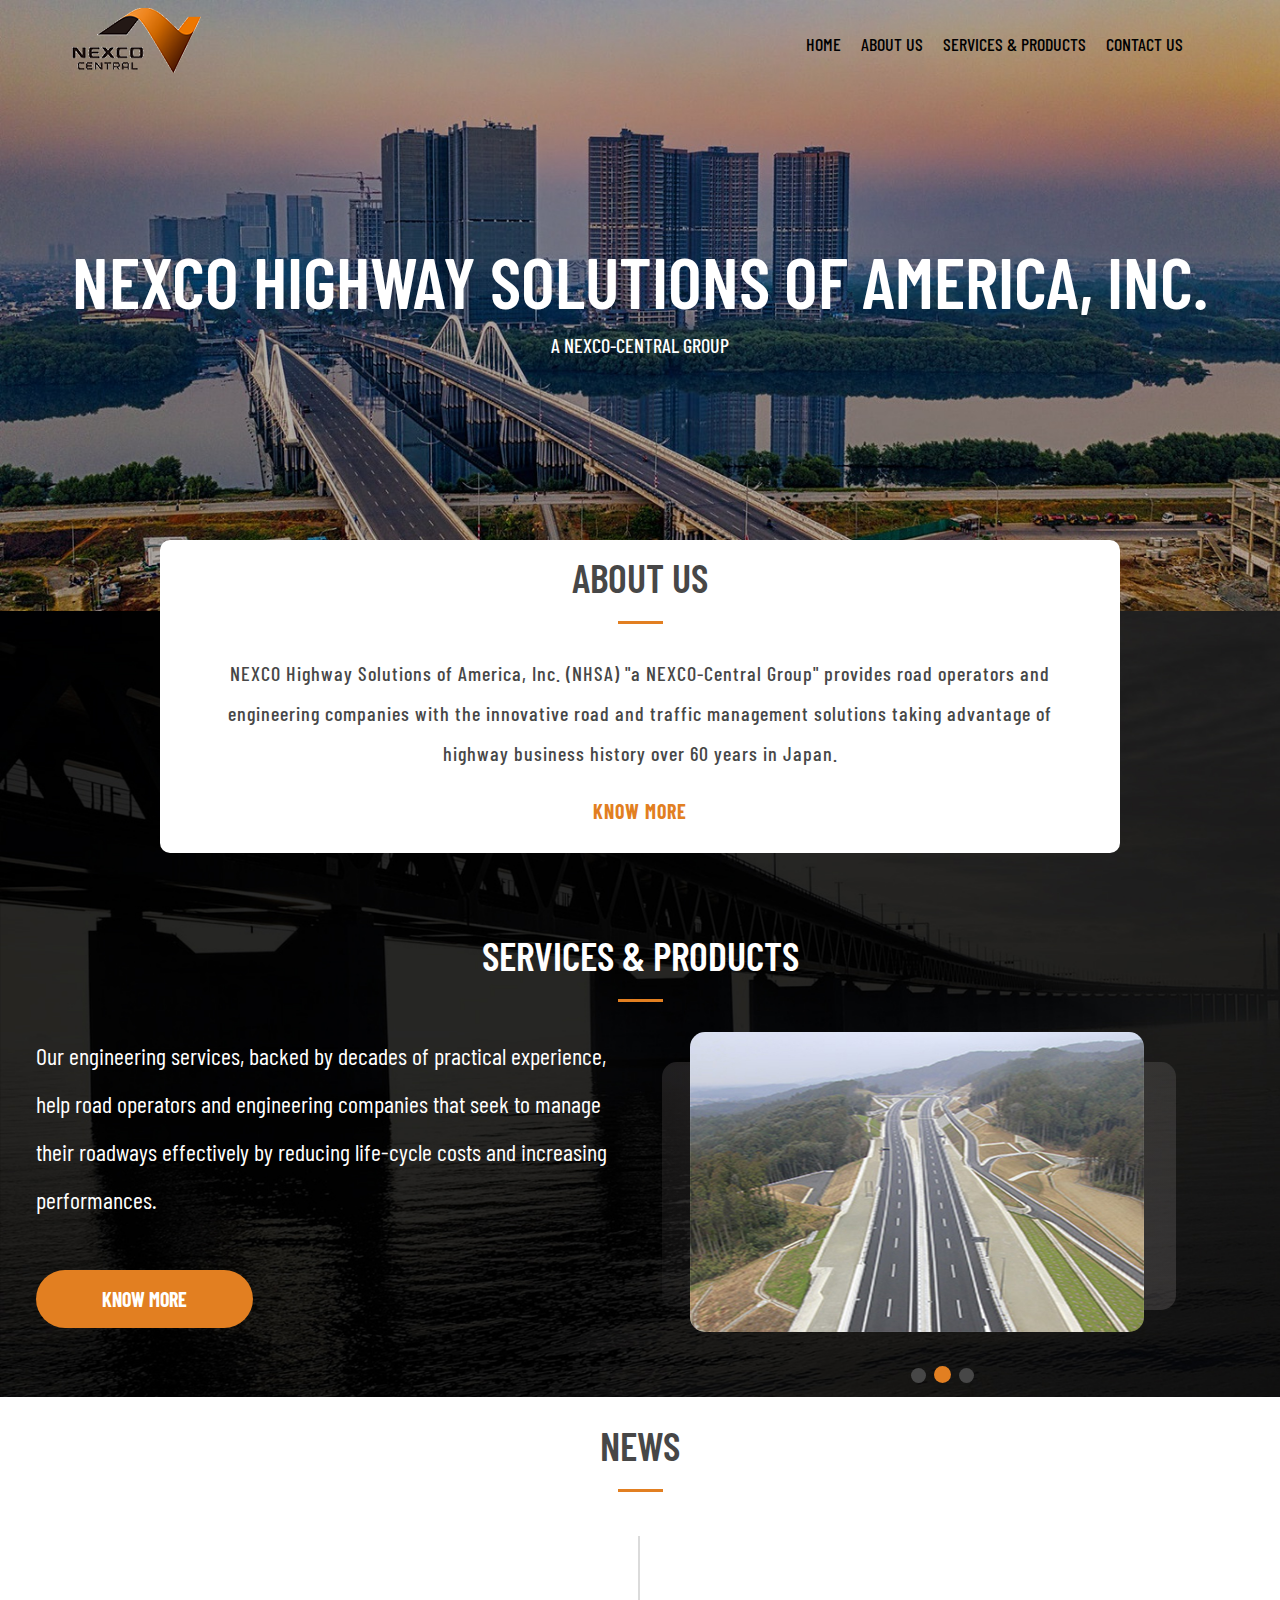
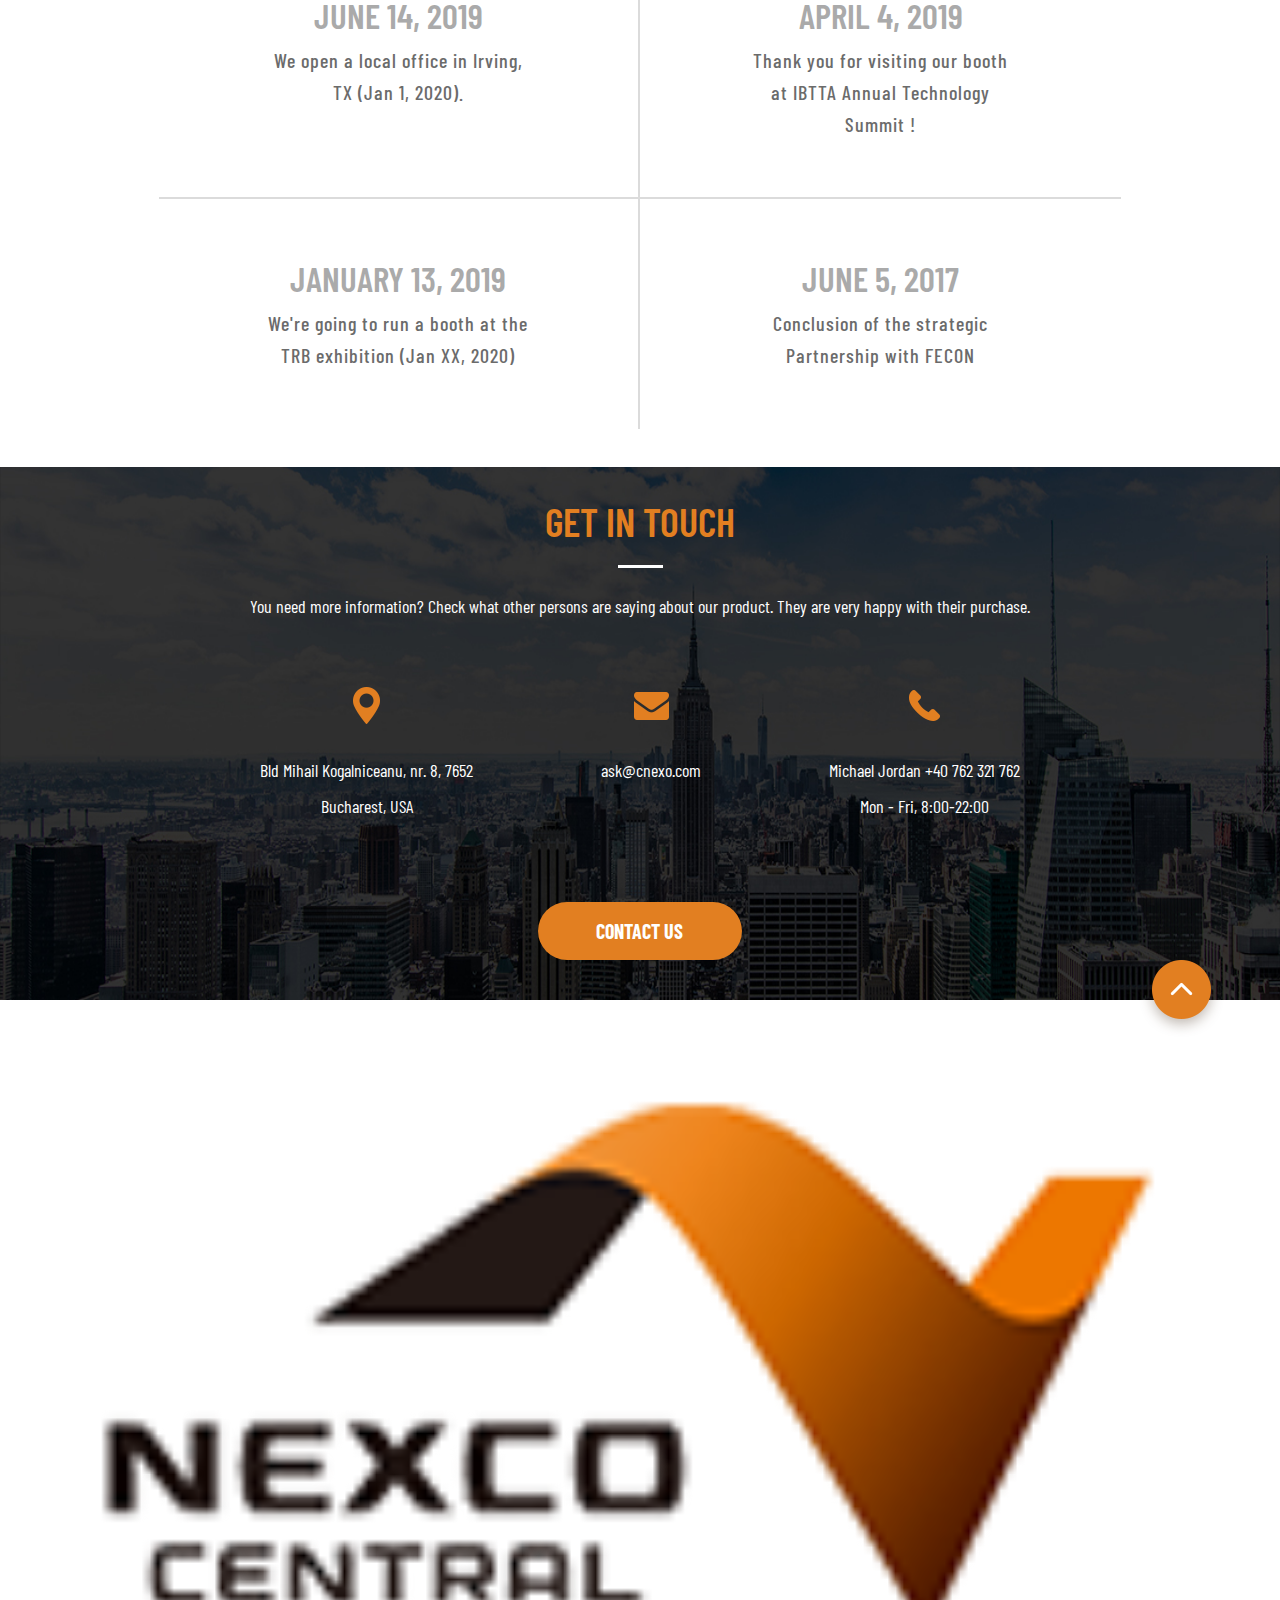
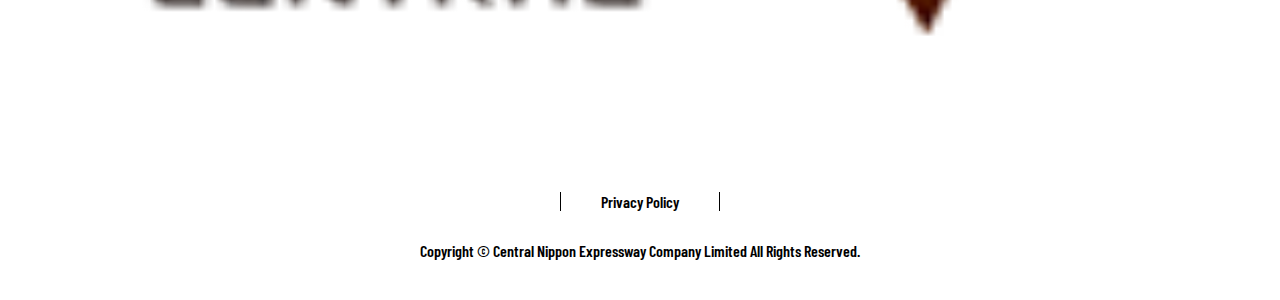
<file: index.html>
<!DOCTYPE html>
<html>
<head>
	<title>Slick material design</title>
	<link rel="stylesheet" type="text/css" href="css/main.css">
	<meta content="width=device-width, initial-scale=1" name="viewport" />
	<link rel="stylesheet" href="https://cdnjs.cloudflare.com/ajax/libs/font-awesome/4.7.0/css/font-awesome.min.css">
</head>
<body>
<div class="wrapper">
	<section class="header">
		<div class="header-nav">
			<div class="header-nav-logo">
				<img src="images/home/Services.png">
			</div>
			<div class="header-nav-menu">
				<div class="mobile-menu" >
					<i class="fa fa-bars " onclick="display_menu()"></i>
					<ul id="mobile-menu">
						<li class="active">
							<a href="index.html">Home</a>
						</li>
						<li>
							<a href="about-us.html">About Us</a>
						</li>
						<li id="dropdown-mobile">
							<a href="#">Services & Products</a>
						</li>
						<div class="header-nav-dropdown-mobile">
							<div class="lists">
							  <h3 class="drop-heading">Services</h3>
							  <div class="ul">
								  <div class="li"><a class="a" href="services2.html">APDIS</a></div>
								  <div class="li"><a class="a" href="services3.html">PDAS</a></div>
							  </div>
							  </div>
							  <div class="lists">
								  <h3  class="drop-heading">Products</h3>
								  <div class="ul">
									 <div class="li"><a class="a" href="services4.html">DAD</a></div>
									 <div class="li"><a class="a" href="services5.html">ASCIS</a></div>
									 <div class="li"><a class="a" href="services6.html">MPVC</a></div>
								  </div>
								  </div>
						  </div>
						<li>
							<a href="contact.html">Contact Us</a>
						</li>
					</ul>
				</div>
				
				<ul class="header-nav-menu-ul">
					<li class="header-nav-menu-ul-li">
						<a href="index.html" class="header-nav-menu-ul-li-a active">Home</a>
					</li>
					<li class="header-nav-menu-ul-li">
						<a href="about-us.html" class="header-nav-menu-ul-li-a">About Us</a>
					</li>
					<li class="header-nav-menu-ul-li"  id="dropdown">
						<a href="#" class="header-nav-menu-ul-li-a">
							Services & Products</a>
					</li>
						<div class="header-nav-dropdown">
							  <div class="lists">
								<h3 class="drop-heading">Services</h3>
								<ul><li><a href="services.html">Services</a></li>
									<li><a href="services2.html">APDIS</a></li>
									<li><a href="services3.html">PDAS</a></li>
								</ul>
								</div>
								<div class="lists">
									<h3  class="drop-heading">Products</h3>
									<ul>
										<li><a href="services4.html">DAD</a></li>
										<li><a href="services5.html">ASCIS</a></li>
										<li><a href="services6.html">MPVC</a></li>
									</ul>
									</div>
							</div>
					<li class="header-nav-menu-ul-li">
						<a href="contact.html" class="header-nav-menu-ul-li-a">Contact Us</a>
					</li>
				</ul>
			</div>
		</div>
		<div class="header-text">
			<div class="header-text-big-title">NEXCO HIGHWAY SOLUTIONS OF AMERICA, INC. </div>
			<div class="header-text-small-title">A NEXCO-Central Group</div>
				 <!-- <button class="header-text-button">KNOW MORE</button> -->
		</div>
	</section>
	<section class="services">
            <div class="services-about-us">
				<div class="services-about-us-top">
					<h1 class="top-heading">ABOUT US</h1>
					<div class="horizontal-line"></div>
				</div>
				
			       <div class="services-about-us-para">
					<p class="services-about-us-para-text">NEXCO Highway Solutions of America, Inc. (NHSA) "a NEXCO-Central Group" provides road operators and engineering companies with the innovative road and traffic management solutions taking advantage of highway business history over 60 years in Japan. 
					</p>
					<a href="#" class="services-about-us-para-know ">Know More</a>   
				</div>
			</div>
			<div class="services-products">
				<div class="services-products-heading">
					<h1 class="top-heading">SERVICES & PRODUCTS</h1>
					<div class="horizontal-line"></div>
				</div>
				<div class="services-products-box">
					<div class="services-products-box-l">
						<div class="para">
							<p class="para-text">Our engineering services, backed by decades of
								 practical experience, help road operators and engineering 
								 companies that seek to manage their roadways
								 effectively by reducing life-cycle costs and
								  increasing performances. </p>
								  <button class="para-button">KNOW MORE</button>
						</div>
						
					</div>
					<div class="services-products-box-r">
						<div class="services-products-slideshow">
							<div class="services-products-slideshow-slides fade">
								<div class="slideshow-slides-shadow"></div>
								<img src="images/home/service_1.jpg" class="slideshow-img">
							  </div>
							  <div class="services-products-slideshow-slides fade">
								<div class="slideshow-slides-shadow"></div>
								<img src="images/home/service_1.jpg" class="slideshow-img">
							  </div>
							  <div class="services-products-slideshow-slides fade">
								<div class="slideshow-slides-shadow"></div>
								<img src="images/home/service_1.jpg" class="slideshow-img">
							  </div>
						</div>
						<div class="slideshow-dot-box">
						<span class="dot" onclick="currentSlide(1)"></span> 
						<span class="dot" onclick="currentSlide(2)"></span> 
						<span class="dot" onclick="currentSlide(3)"></span> 
						</div>
					</div>
				</div>
			</div>
	</section>

<section class="news">
	<div class="news-title">
		<div class="top-heading">News</div>
		<div class="horizontal-line"></div>
	</div>
	<div class="news-description">
		<div class="news-description-cards">
			<div class="news-description-cards-t">JUNE 14, 2019 </div>
			<div class="news-description-cards-d">We open a local office in Irving, TX (Jan 1, 2020). </div>
		</div>
		
		<div class="news-description-cards">
			<div class="news-description-cards-t">APRIL 4, 2019 </div>
			<div class="news-description-cards-d">Thank you for visiting our booth at IBTTA Annual Technology Summit ! </div>
		</div>
	</div>
	<div class="news-description">
		<div class="news-description-cards">
			<div class="news-description-cards-t">JANUARY 13, 2019</div>
			<div class="news-description-cards-d">We're going to run a booth at the
				 TRB exhibition (Jan XX, 2020)  </div>
		</div>
		
		<div class="news-description-cards">
			<div class="news-description-cards-t">JUNE 5, 2017 </div>
			<div class="news-description-cards-d">Conclusion of the strategic Partnership with FECON  </div>
		</div>
	</div>
</section>
	<section class="getintouch">
		<div class="getintouch-heading">
			<div class="top-heading">get in touch</div>
			<div class="horizontal-line"></div>
		</div>
		  <div class="getintouch-para">
			<div class="getintouch-para-text">You need more information? Check what other persons are saying about our product. They are very happy with their purchase. </div>
			<div class="getintouch-para-contact-us">
				<div class="getintouch-para-address">
					<div class="getintouch-para-address-icon">
                    <img src="images/home/address.png">
					</div>
					<div class="getintouch-para-address-text">
						Bld Mihail Kogalniceanu, nr. 8, 7652 <br>
					Bucharest, USA
					</div>
					 </div>
					 <div class="getintouch-para-address">
						<div class="getintouch-para-address-icon">
							<img src="images/home/mail.png">
							</div>
							<div class="getintouch-para-address-text">
						ask@cnexo.com
					   </div>
					</div>
					<div class="getintouch-para-address">
						<div class="getintouch-para-address-icon">
							<img src="images/home/call.png">
							</div>
							<div class="getintouch-para-address-text">
						Michael Jordan +40 762 321 762 <br>
					   Mon - Fri, 8:00-22:00 
					   </div>
					</div>
					
			</div>
			<button class="getintouch-para-text-button">CONTACT US</button>
		</div>
		<div class="home-scroll-button" id="back2Top">
            <img src="images/icons/top.png">
          </div>
	</section>
	<section class="footer">
			<img src="images/home/Services.png" class="footer-logo">
			<div class="footer-privacy-text"><span>Privacy Policy</span></div>
			<div class="footer-copyright-text">Copyright &copy; Central Nippon Expressway Company Limited All Rights Reserved.</div>
	</section>
	<script src="js/jquery.min.js"></script>
    <script src="js/script.js"></script>
	<script src="js/slideshow.js"></script>
</div>
</body>
</html>
</file>
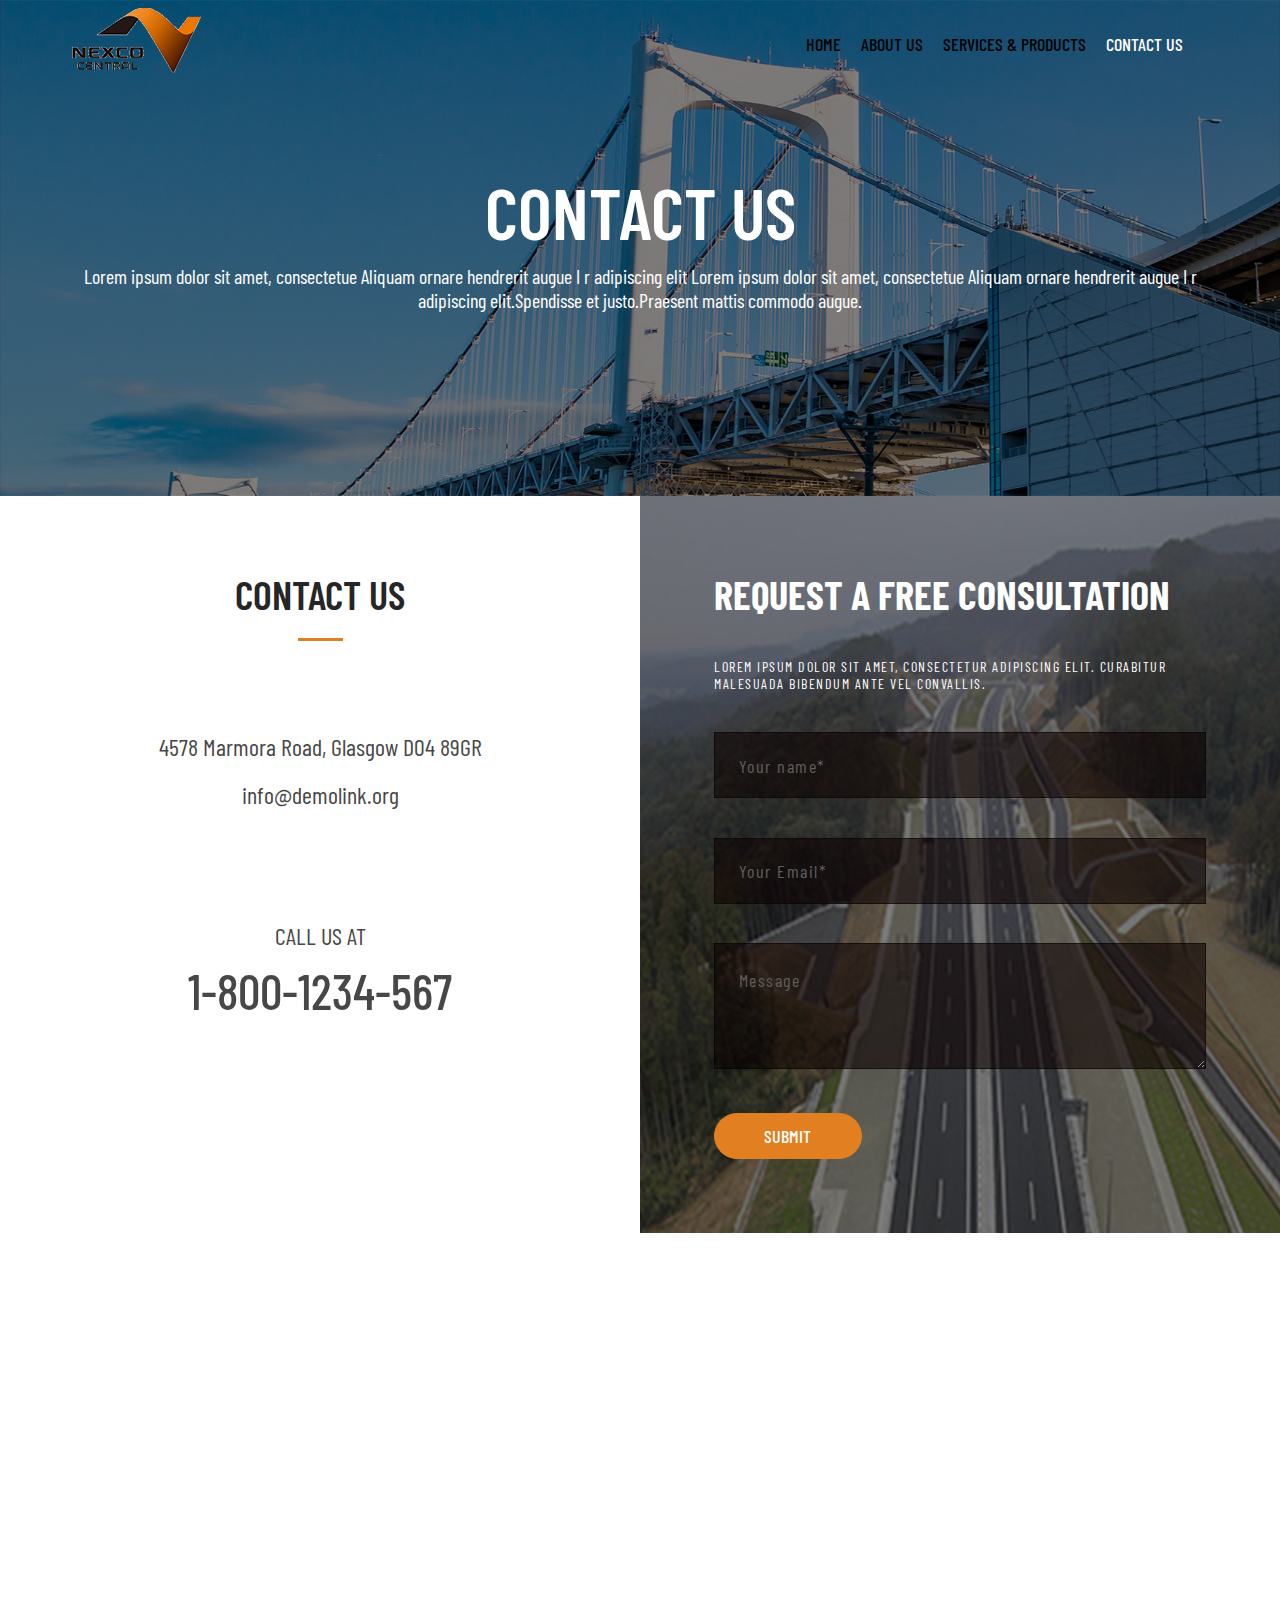
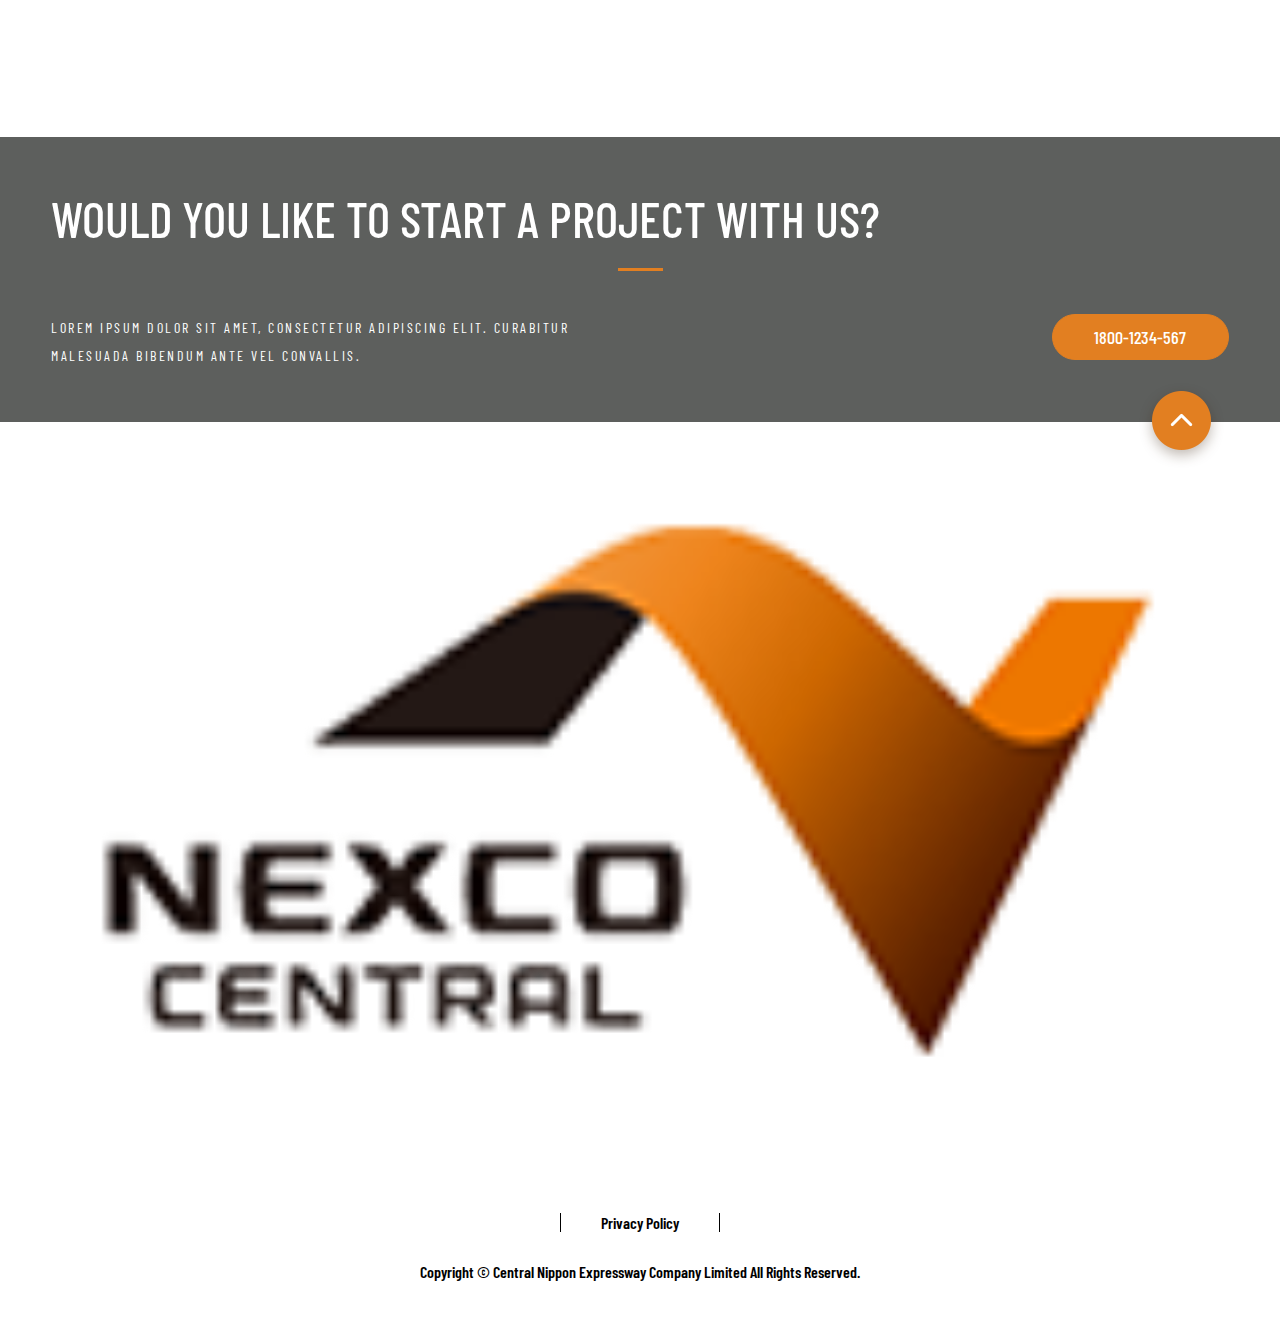
<file: contact.html>
<!DOCTYPE html>
<html>
  <head>
    <title>Contact Us</title>
    <link rel="stylesheet" type="text/css" href="css/main.css" />
    <meta content="width=device-width, initial-scale=1" name="viewport" />
    <link
      rel="stylesheet"
      href="https://cdnjs.cloudflare.com/ajax/libs/font-awesome/4.7.0/css/font-awesome.min.css"
    /> </head>
  <body>
    <div class="contact-us wrapper">
      <section class="header">
        <div class="header-nav">
          <div class="header-nav-logo">
            <img src="images/home/Services.png" />
          </div>
          <div class="header-nav-menu">
            <div class="mobile-menu">
              <i class="fa fa-bars" onclick="display_menu()"></i>
              <ul id="mobile-menu">
                <li>
                  <a href="index.html">Home</a>
                </li>
                <li>
                  <a href="about-us.html">About Us</a>
                </li>
                <li id="dropdown-mobile">
                  <a href="#">Services & Products</a>
                </li>
                <div class="header-nav-dropdown-mobile">
                  <div class="lists">
                    <h3 class="drop-heading">Services</h3>
                    <div class="ul">
                      <div class="li"><a class="a" href="services2.html">APDIS</a></div>
                      <div class="li"><a class="a" href="services3.html">PDAS</a></div>
                    </div>
                    </div>
                    <div class="lists">
                      <h3  class="drop-heading">Products</h3>
                      <div class="ul">
                       <div class="li"><a class="a" href="services4.html">DAD</a></div>
                       <div class="li"><a class="a" href="services5.html">ASCIS</a></div>
                       <div class="li"><a class="a" href="services6.html">MPVC</a></div>
                      </div>
                      </div>
                  </div>
                <li class="active">
                  <a href="contact.html">Contact Us</a>
                </li>
              </ul>
            </div>

            <ul class="header-nav-menu-ul">
              <li class="header-nav-menu-ul-li">
                <a href="index.html" class="header-nav-menu-ul-li-a">Home</a>
              </li>
              <li class="header-nav-menu-ul-li">
                <a href="about-us.html" class="header-nav-menu-ul-li-a">About Us</a>
              </li>
              <li class="header-nav-menu-ul-li" id="dropdown">
                <a href="services.html" class="header-nav-menu-ul-li-a"
                  >Services & Products</a
                >
              </li>
              <div class="header-nav-dropdown">
                <div class="lists">
                <h3 class="drop-heading">Services</h3>
                <ul>
                  <li><a href="services.html">Services</a></li>
                  <li><a href="services2.html">APDIS</a></li>
                  <li><a href="services3.html">PDAS</a></li>
                </ul>
                </div>
                <div class="lists">
                  <h3  class="drop-heading">Products</h3>
                  <ul>
                    <li><a href="services4.html">DAD</a></li>
                    <li><a href="services5.html">ASCIS</a></li>
                    <li><a href="services6.html">MPVC</a></li>
                  </ul>
                  </div>
              </div>
              <li class="header-nav-menu-ul-li">
                <a href="contact.html" class="header-nav-menu-ul-li-a active"
                  >Contact Us</a
                >
              </li>
            </ul>
          </div>
        </div>
        <div class="header-text">
          <div class="header-text-big-title">Contact US</div>
          <div class="header-text-small-title">
            Lorem ipsum dolor sit amet, consectetue Aliquam ornare hendrerit
            augue I r adipiscing elit Lorem ipsum dolor sit amet, consectetue Aliquam ornare hendrerit
            augue I r adipiscing elit.Spendisse et justo.Praesent mattis commodo augue.
          </div>
        </div>
      </section>
      <section class="middle-content">
      <div class="middle-content-contact-us">
        <div class="middle-content-contact-us-heading">
			<div class="top-heading">CONTACT US</div>
			<div class="horizontal-line"></div>
        </div>
        <div class="middle-content-contact-us-address">
            4578 Marmora Road, Glasgow D04 89GR <br>
               info@demolink.org 
        </div>
        <div class="middle-content-contact-us-call">
            <div class="middle-content-contact-us-call-text">CALL US AT </div>
            <div class="middle-content-contact-us-call-number">1-800-1234-567</div>
        </div>
      </div>
      <div class="middle-content-contact-us-form">
          <div class="middle-content-contact-us-form-title">
              <div class="middle-content-contact-us-form-title-big">REQUEST A FREE CONSULTATION </div>
              <div class="middle-content-contact-us-form-title-small">LOREM IPSUM DOLOR SIT AMET, CONSECTETUR ADIPISCING ELIT. CURABITUR 
                MALESUADA BIBENDUM ANTE VEL CONVALLIS. </div>
          </div>
          <div class="middle-content-contact-us-form-fileds">
            <div class="form-group">
                <label class="label">Your name<superscript style="color:#5d5f5d">*</superscript></label>
                <input type="text" class="form-control" />
            </div>
            <div class="form-group">
                <label class="label">Your Email<superscript style="color:#5d5f5d">*</superscript></label>
                <input type="email" class="form-control" />
            </div>
            <div class="form-group">
                <label class="label label-textarea">Message</label>
                <textarea class="form-control" rows="5"></textarea>
            </div>
            <div class="form-btn">
                <button class="form-btn-submit">SUBMIT</button>
            </div>
          </div>
      </div>
      </section>
      <section class="googleMap" >
        <iframe src="https://www.google.com/maps/embed?pb=!1m18!1m12!1m3!1d143322.16345820093!2d-4.37254252819024!3d55.855573362189844!2m3!1f0!2f0!3f0!3m2!1i1024!2i768!4f13.1!3m3!1m2!1s0x488815562056ceeb%3A0x71e683b805ef511e!2sGlasgow%2C%20UK!5e0!3m2!1sen!2sin!4v1607587594327!5m2!1sen!2sin" 
         frameborder="0" style="border:0;" class="iframe" allowfullscreen="" aria-hidden="false" tabindex="0"></iframe>

      </section>
      <section class="project-with-us">
         <div class="project-with-us-title">
           <div class="top-heading">WOULD YOU LIKE TO START A PROJECT WITH US? </div>
           <div class="horizontal-line"></div>
         
        </div>
         <div class="project-with-us-para">
             <div class="para-text">
                LOREM IPSUM DOLOR SIT AMET, CONSECTETUR ADIPISCING ELIT. CURABITUR 
MALESUADA BIBENDUM ANTE VEL CONVALLIS. 
             </div>
             <div class="number-button">
               <button class="project-with-us-button">1800-1234-567</button> 
             </button>
         </div>
         <div class="scroll-btn" id="back2Top"><img src="images/icons/top.png"></div>
      </section>
      <section class="footer">
        <img src="images/home/Services.png" class="footer-logo" />
        <div class="footer-privacy-text"><span>Privacy Policy</span></div>
        <div class="footer-copyright-text">
          Copyright &copy; Central Nippon Expressway Company Limited All Rights
          Reserved.
        </div>
      </section>
     
    </div>
    <script src="js/jquery.min.js"></script>
    <script src="js/script.js"></script>
  </body>
</html>
</file>
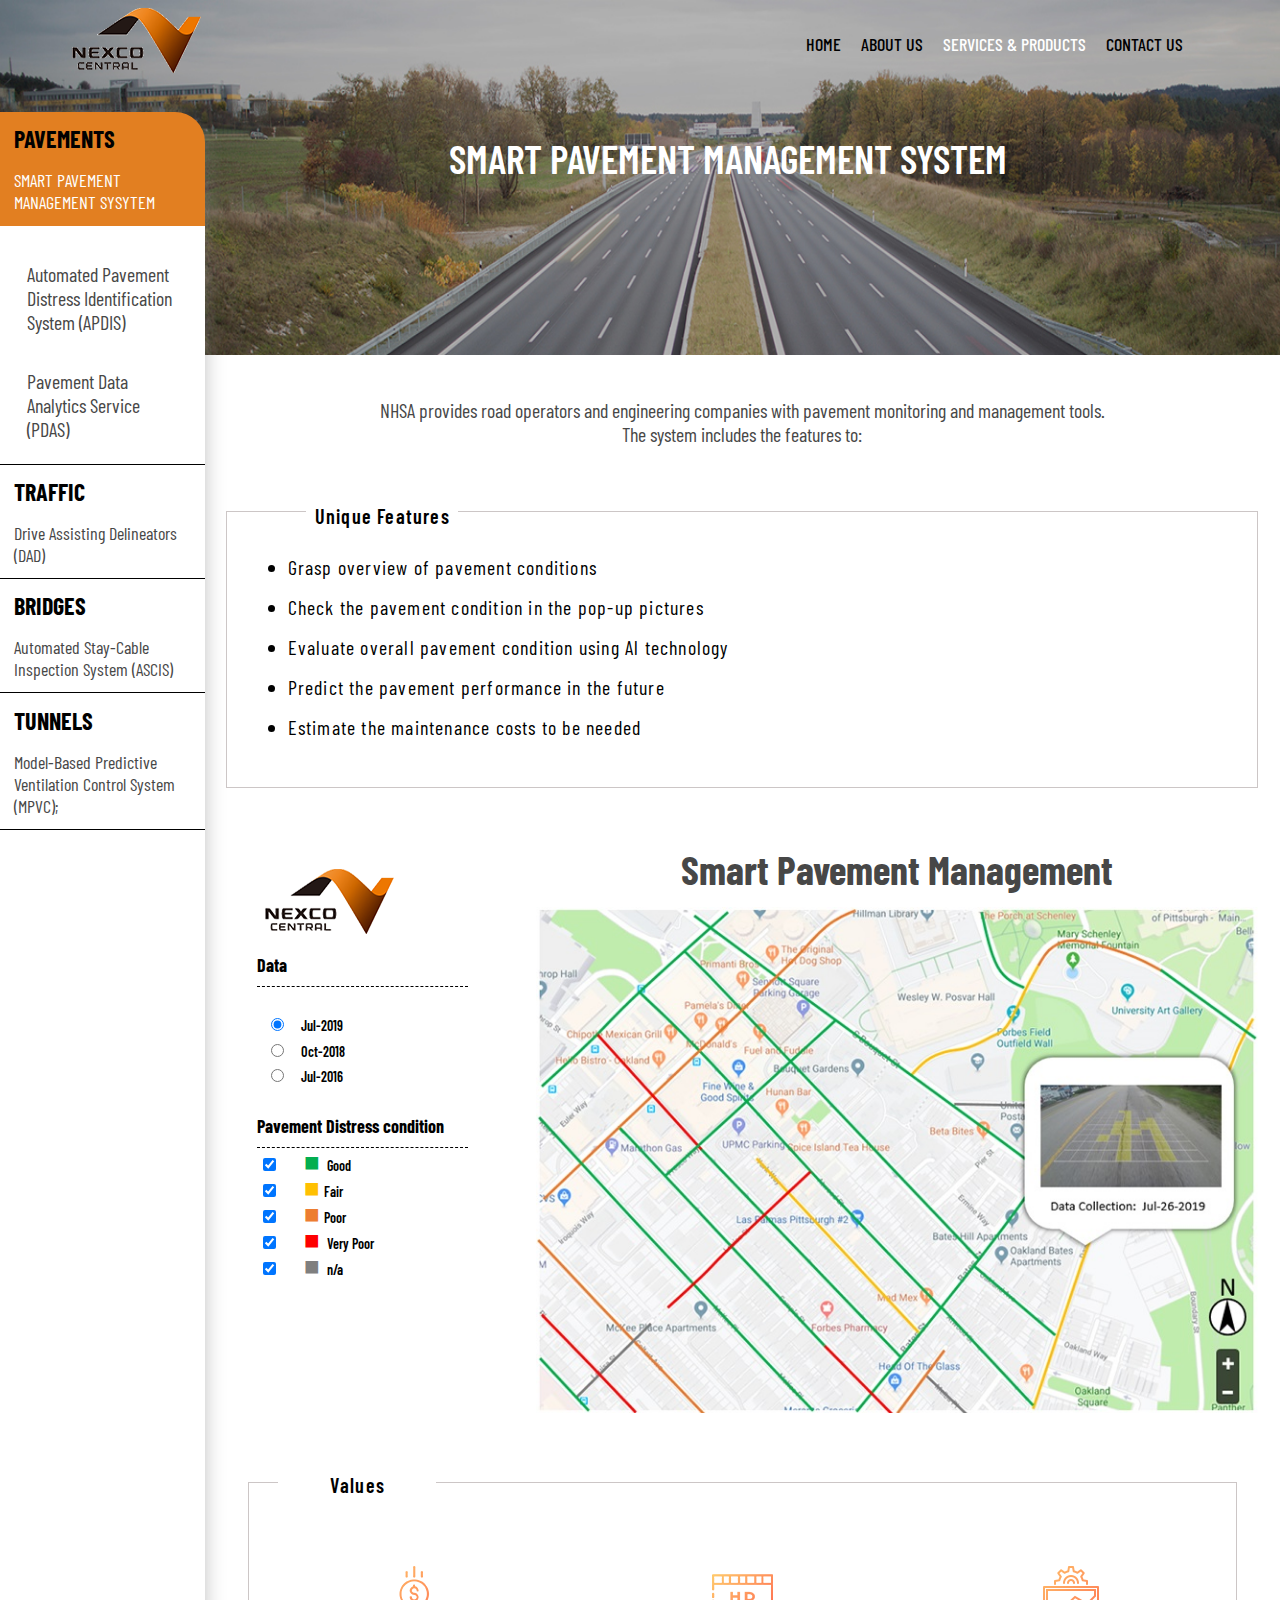
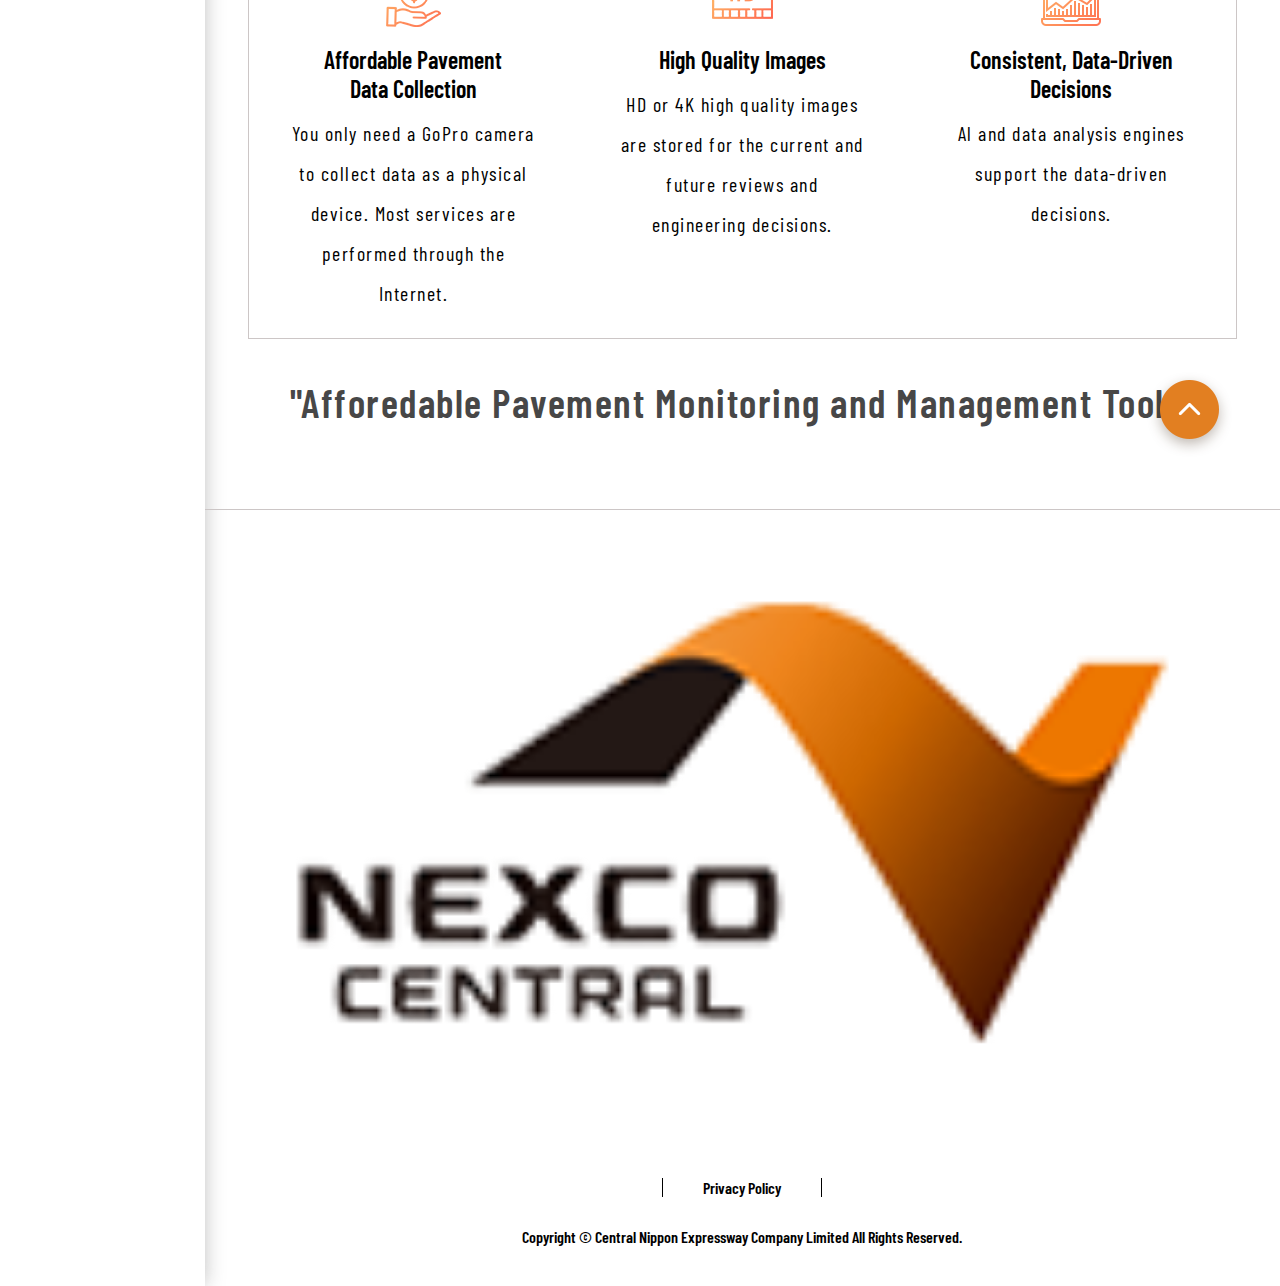
<file: services.html>
<!DOCTYPE html>
<html>
  <head>
    <title>Smart Pavement Management System</title>
    <link rel="stylesheet" type="text/css" href="css/main.css" />
    <meta content="width=device-width, initial-scale=1" name="viewport" />
    <link
      rel="stylesheet"
      href="https://cdnjs.cloudflare.com/ajax/libs/font-awesome/4.7.0/css/font-awesome.min.css"
    />
  </head>
  <body>
    <div class="services1 wrapper">
      <section class="header">
        <div class="header-nav">
          <div class="header-side-nav">
            <i class="fa fa-ellipsis-h" onclick="display_sidebar()"></i>
          </div>
          <div class="header-nav-logo">
            <img src="images/home/Services.png" />
          </div>
          <div class="header-nav-menu">
            <div class="mobile-menu">
              <i class="fa fa-bars" onclick="display_menu()"></i>
              <ul id="mobile-menu">
                <li>
                  <a href="index.html">Home</a>
                </li>
                <li>
                  <a href="about-us.html">About Us</a>
                </li>
                <li class="active" id="dropdown-mobile">
                  <a href="#">Services & Products</a>
                </li>
                <div class="header-nav-dropdown-mobile">
                  <div class="lists">
                    <h3 class="drop-heading">Services</h3>
                    <div class="ul">
                      <div class="li active"><a class="a" href="services.html">Services</a></div>
                      <div class="li"><a class="a" href="services2.html">APDIS</a></div>
                      <div class="li"><a class="a" href="services3.html">PDAS</a></div>
                    </div>
                    </div>
                    <div class="lists">
                      <h3  class="drop-heading">Products</h3>
                      <div class="ul">
                       <div class="li"><a class="a" href="services4.html">DAD</a></div>
                       <div class="li"><a class="a" href="services5.html">ASCIS</a></div>
                       <div class="li"><a class="a" href="services6.html">MPVC</a></div>
                      </div>
                      </div>
                  </div>
                <li>
                  <a href="contact.html">Contact Us</a>
                </li>
              </ul>
            </div>
            <ul class="header-nav-menu-ul">
              <li class="header-nav-menu-ul-li">
                <a href="index.html" class="header-nav-menu-ul-li-a">Home</a>
              </li>
              <li class="header-nav-menu-ul-li">
                <a href="about-us.html" class="header-nav-menu-ul-li-a "
                  >About Us</a
                >
              </li>
              <li class="header-nav-menu-ul-li" id="dropdown">
                <a href="services.html" class="header-nav-menu-ul-li-a active"
                  >Services & Products</a
                >
              </li>
              <div class="header-nav-dropdown">
                <div class="lists">
                <h3 class="drop-heading">Services</h3>
                <ul>
                  <li><a href="services.html">Services</a></li>
                  <li><a href="services2.html">APDIS</a></li>
                  <li><a href="services3.html">PDAS</a></li>
                </ul>
                </div>
                <div class="lists">
                  <h3  class="drop-heading">Products</h3>
                  <ul>
                    <li><a href="services4.html">DAD</a></li>
                    <li><a href="services5.html">ASCIS</a></li>
                    <li><a href="services6.html">MPVC</a></li>
                  </ul>
                  </div>
              </div>
              <li class="header-nav-menu-ul-li">
                <a href="contact.html" class="header-nav-menu-ul-li-a"
                  >Contact Us</a
                >
              </li>
            </ul>
          </div>
        </div>
        <div class="header-text">
          <div class="header-text-big-title">smart pavement management system</div>
        </div>
      </section>
     <section class="services1-content">
       <section class="services1-content-sidebar">
         <ul>
           <li class="active-sidebar having-subheading">
             <a href="services.html">
               <div class="heading">
                PAVEMENTS 
               </div>
               <div class="subheading">
                 smart pavement management sysytem
               </div>
             </a>
          </li>
          <div class="having-subheading">
          <li>
          <ul>
            <li>
              <a href="services2.html">
                <div class="subheading">
                  Automated Pavement Distress Identification System (APDIS) 
                </div>
              </a>
            </li>
            <li>
              <a href="services3.html">
                <div class="subheading">
                  Pavement Data Analytics Service (PDAS)  
                </div>
              </a>
            </li>
          </ul>
        </li>
      </div>
          <li>
            <a href="services4.html">
              <div class="heading">
                TRAFFIC  
              </div>
              <div class="subheading">
                Drive Assisting Delineators (DAD) 
              </div>
            </a>
         </li>
         <li>
          <a href="services5.html">
            <div class="heading">
              BRIDGES 
            </div>
            <div class="subheading">
              Automated Stay-Cable Inspection System (ASCIS) 
            </div>
          </a>
       </li>
       <li>
        <a href="services6.html">
          <div class="heading">
           TUNNELS 
          </div>
          <div class="subheading">
           Model-Based Predictive Ventilation Control System (MPVC);
          </div>
        </a>
     </li>
         </ul>
       </section>
       <section class="services1-content-page">
         <section class="services1-content-page-wrapper">
            <section class="wrapper-text">
             <p>NHSA provides road operators and engineering companies with
                pavement monitoring and management tools. </p>
                <p>The system includes the features to: </p>
            </section> 
            <section class="wrapper-unique-feature">
              <div class="wrapper-unique-feature-box">
              <div class="wrapper-unique-feature-box-heading">Unique Features</div>
              <div class="wrapper-unique-feature-box-text-points">
                <ul>
                  <li>Grasp overview of pavement conditions</li>
                  <li>Check the pavement condition in the pop-up pictures</li>
                  <li> Evaluate overall pavement condition using Al technology</li>
                  <li>Predict the pavement performance in the future</li>
                  <li>Estimate the maintenance costs to be needed</li>
                </ul>
              </div>
            </div>
            </section>  
            <section class="wrapper-pavement-management">
              <div class="wrapper-pavement-management-l">
                <div class="wrapper-pavement-management-l-logo">
                  <img src="images/home/Services.png">
                </div>
                <div class="wrapper-pavement-management-l-year">
                  <div class="wrapper-pavement-management-l-year-title">
                    Data
                  </div>
                  <div class="wrapper-pavement-management-l-year-radio">
                    <ul>
                   <li> 
                     <input type="radio" value="Jul-2019" name="year" checked/>
                     <span class="checkmark"></span>
                     Jul-2019
                    </li>
                    <li>
                    <input type="radio" value="Oct-2018"  name="year"/>
                    <span class="checkmark"></span>
                    Oct-2018
                     </li>
                    <li>
                    <input type="radio" value="Jul-2016"  name="year"/>
                    <span class="checkmark"></span>
                    Jul-2016
                    </li>
                  </ul>
                  </div>
                </div>
                <div class="wrapper-pavement-management-l-rating">
                  <div class="wrapper-pavement-management-l-rating-title">
                    Pavement Distress condition
                  </div>
                  <div class="wrapper-pavement-management-l-rating-checkbox">
                    <ul>
                   <li>
                     <input type="checkbox" value="Good" class="good" checked/>
                     <span >&#9632;</span> Good
                    </li>
                    <li>
                    <input type="checkbox" value="Fair" class="fair" checked/>
                    <span>&#9632;</span>Fair
                     </li>
                    <li>
                    <input type="checkbox" value="Poor" class="poor" checked/>
                    <span>&#9632;</span>Poor
                    </li>
                    <li>
                      <input type="checkbox" value="Very Poor" class="very-poor" checked/>
                      <span>&#9632;</span> Very Poor
                      </li>
                      <li>
                        <input type="checkbox" value="n/a"  class="n-a" checked/>
                        <span>&#9632;</span> n/a
                        </li>
                  </ul>
                  </div>
                </div>
              </div>
              <div class="wrapper-pavement-management-r">
                <div class="wrapper-pavement-management-r-heading">
                  Smart Pavement Management
                </div>
                <img src="images/services/service.jpg">
              </div>
             <!--  -->
            </section>
            <section class="wrapper-values">
                <div class="wrapper-values-b">
                  <div class="wrapper-values-b-h">Values</div>
                  <div class="wrapper-values-b-t">
                    <div class="wrapper-values-b-t-cards">
                      <div class="wrapper-values-b-t-cards-icon">
                        <img src="images/services/affordable.png">
                      </div>
                      <div class="wrapper-values-b-t-cards-heading">
                        Affordable Pavement Data Collection 
                      </div>
                      <div class="wrapper-values-b-t-cards-desc">
                        You only need a GoPro camera to collect data as a physical device.
                         Most services are performed through the Internet. 
                      </div>
                    </div>
                    <div class="wrapper-values-b-t-cards">
                      <div class="wrapper-values-b-t-cards-icon">
                        <img src="images/services/hd.png">
                      </div>
                      <div class="wrapper-values-b-t-cards-heading">
                        High Quality Images
                      </div>
                      <div class="wrapper-values-b-t-cards-desc">
                        HD or 4K high quality images are stored for 
                        the current and future reviews and engineering decisions.  
                      </div>
                    </div>
                    <div class="wrapper-values-b-t-cards">
                      <div class="wrapper-values-b-t-cards-icon">
                        <img src="images/services/consistent.png">
                      </div>
                      <div class="wrapper-values-b-t-cards-heading">
                        Consistent, Data-driven Decisions 
                      </div>
                      <div class="wrapper-values-b-t-cards-desc">
                        Al and data analysis engines support the data-driven decisions.  
                      </div>
                    </div>
                  </div>
                </div>
                <div class="wrapper-values-footer">
                  "Afforedable Pavement Monitoring and Management Tools"
                </div>
            </section>
         </section>
       <section class="footer">
        <img src="images/home/Services.png" class="footer-logo" />
        <div class="footer-privacy-text"><span>Privacy Policy</span></div>
        <div class="footer-copyright-text">
          Copyright &copy; Central Nippon Expressway Company Limited All Rights
          Reserved.
        </div>
        <div class="services1-scroll-button" id="back2Top">
          <img src="images/icons/top.png">
        </div>
      </section>
    </section>
     </section>
     
    </div>
    <script src="js/jquery.min.js"></script>
    <script src="js/script.js"></script>
  </body>
</html>
</file>
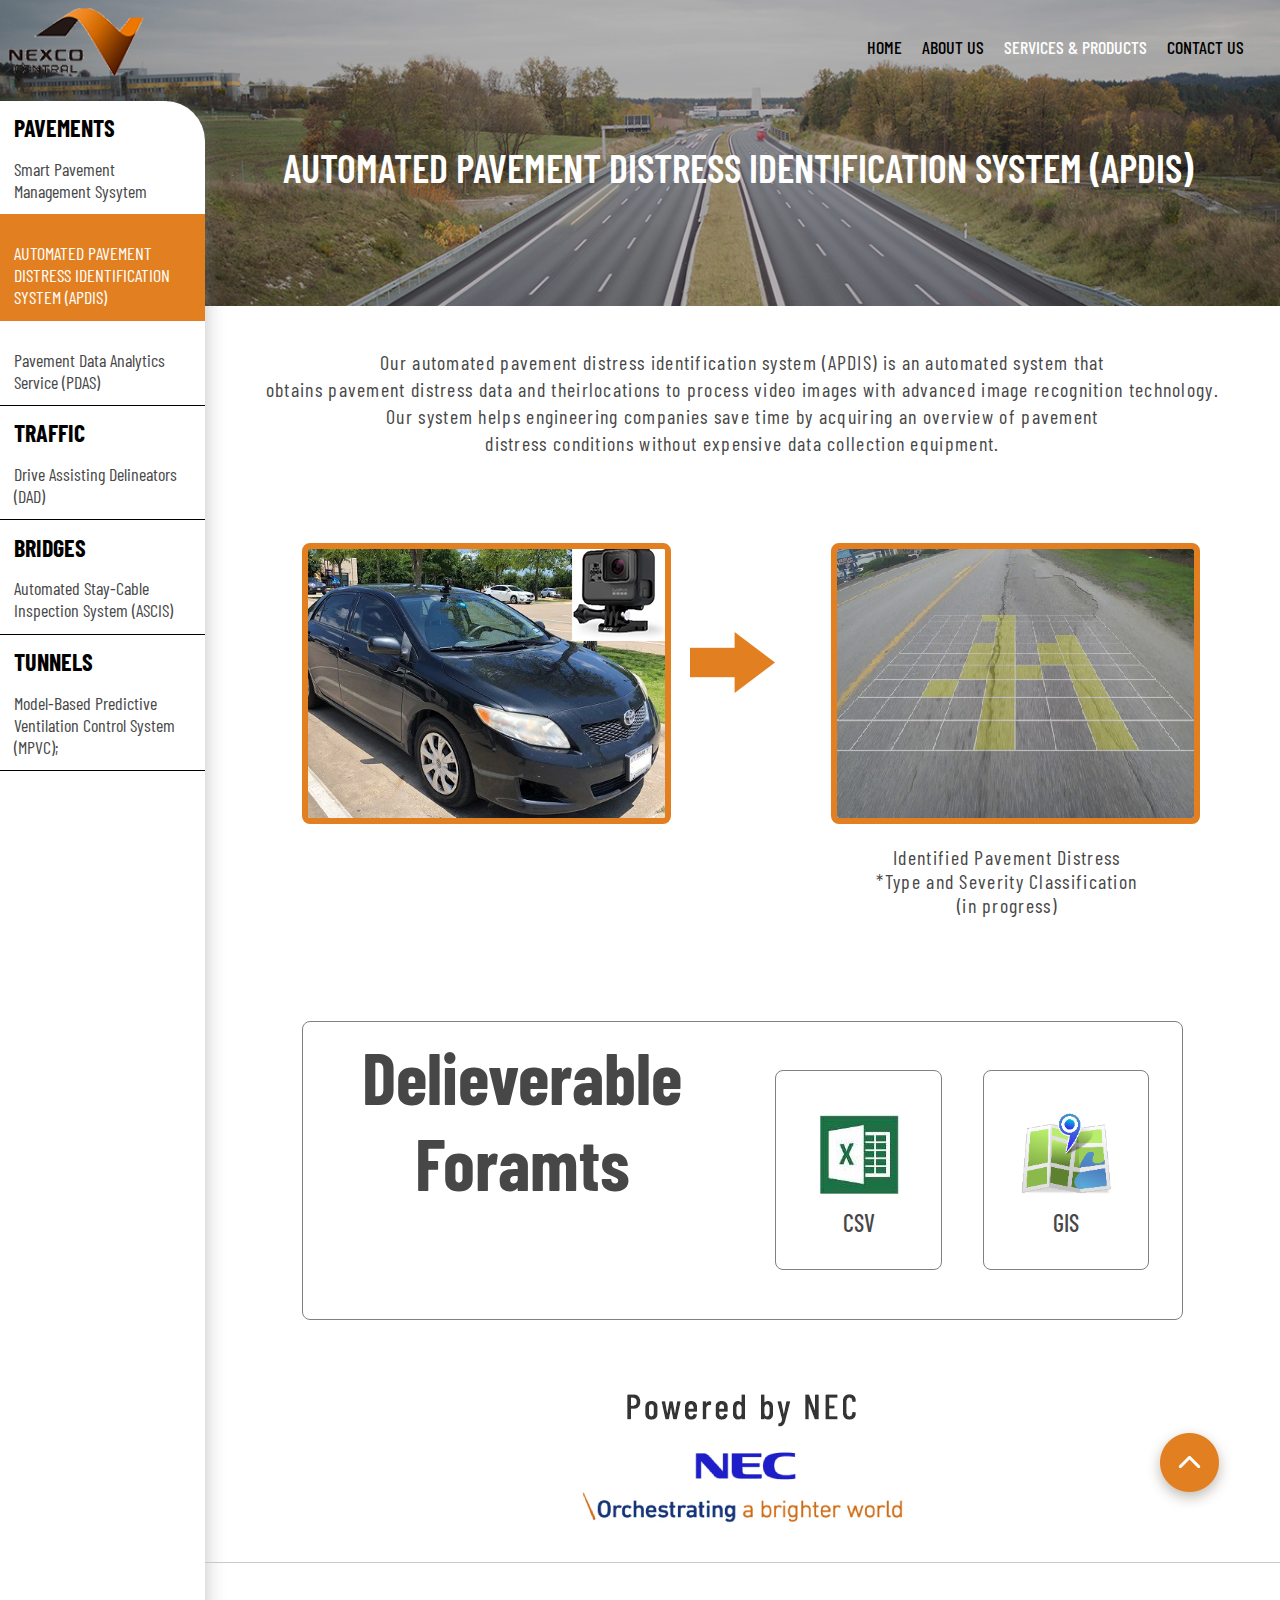
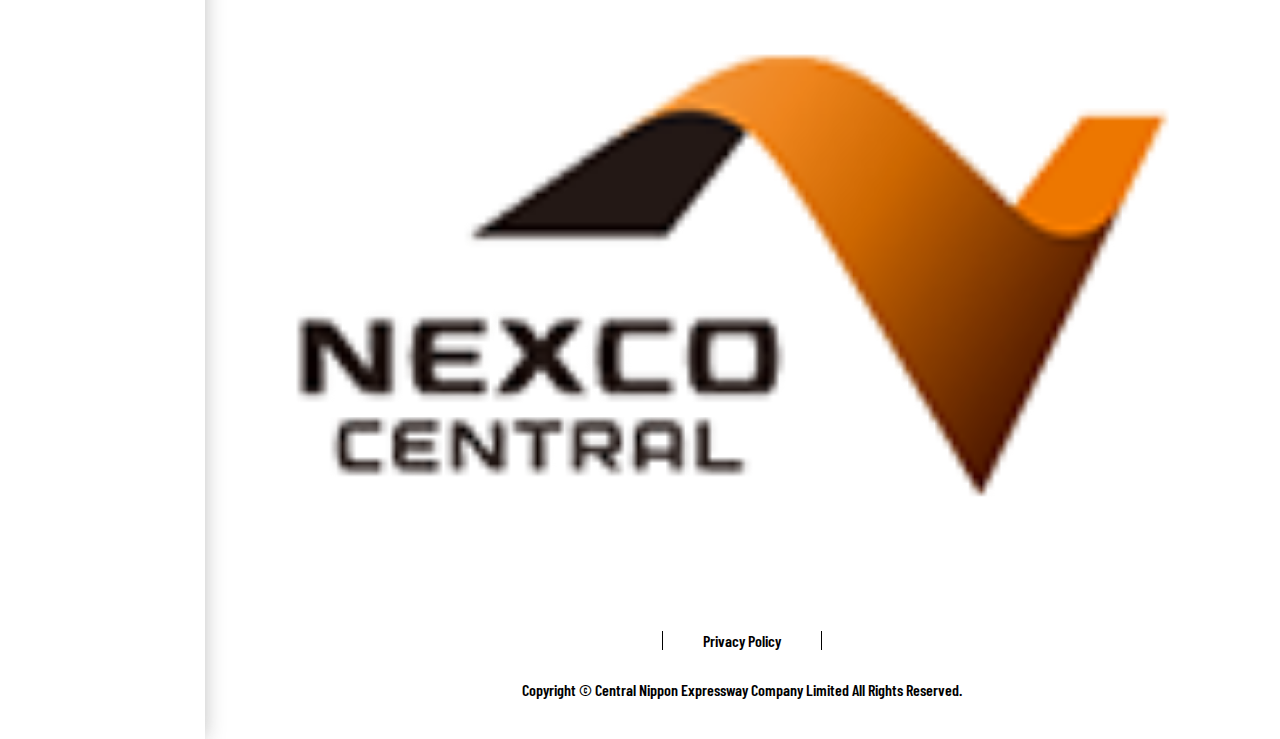
<file: services2.html>
<!DOCTYPE html>
<html>
  <head>
    <title>Automated Pavement Distress Identification System (APDIS)</title>
    <link rel="stylesheet" type="text/css" href="css/main.css" />
    <meta content="width=device-width, initial-scale=1" name="viewport" />
    <link
      rel="stylesheet"
      href="https://cdnjs.cloudflare.com/ajax/libs/font-awesome/4.7.0/css/font-awesome.min.css"
    />
  </head>
  <body>
    <div class="services1 services2 wrapper">
      <section class="header">
        <div class="header-nav">
          <div class="header-side-nav">
            <i class="fa fa-ellipsis-h" onclick="display_sidebar()"></i>
          </div>
          <div class="header-nav-logo">
            <img src="images/home/Services.png" />
          </div>
          <div class="header-nav-menu">
            <div class="mobile-menu">
              <i class="fa fa-bars" onclick="display_menu()"></i>
              <ul id="mobile-menu">
                <li>
                  <a href="index.html">Home</a>
                </li>
                <li>
                  <a href="about-us.html">About Us</a>
                </li>
                <li class="selected-menu" id="dropdown-mobile">
                  <a href="services.html">Services & Products</a>
                </li>
                <div class="header-nav-dropdown-mobile">
                  <div class="lists">
                    <h3 class="drop-heading">Services</h3>
                    <div class="ul">
                      <div class="li"><a class="a" href="services.html">Services</a></div>
                      <div class="li active"><a class="a" href="services2.html">APDIS</a></div>
                      <div class="li"><a class="a" href="services3.html">PDAS</a></div>
                    </div>
                    </div>
                    <div class="lists">
                      <h3  class="drop-heading">Products</h3>
                      <div class="ul">
                       <div class="li"><a class="a" href="services4.html">DAD</a></div>
                       <div class="li"><a class="a" href="services5.html">ASCIS</a></div>
                       <div class="li"><a class="a" href="services6.html">MPVC</a></div>
                      </div>
                      </div>
                  </div>
                <li>
                  <a href="contact.html">Contact Us</a>
                </li>
              </ul>
            </div>

            <ul class="header-nav-menu-ul">
              <li class="header-nav-menu-ul-li">
                <a href="index.html" class="header-nav-menu-ul-li-a">Home</a>
              </li>
              <li class="header-nav-menu-ul-li">
                <a href="about-us.html" class="header-nav-menu-ul-li-a "
                  >About Us</a
                >
              </li>
              <li class="header-nav-menu-ul-li" id="dropdown">
                <a href="services.html" class="header-nav-menu-ul-li-a active"
                  >Services & Products</a
                >
              </li>
              <div class="header-nav-dropdown">
                <div class="lists">
                <h3 class="drop-heading">Services</h3>
                <ul>
                  <li><a href="services.html">Services</a></li>
                  <li><a href="services2.html">APDIS</a></li>
                  <li><a href="services3.html">PDAS</a></li>
                </ul>
                </div>
                <div class="lists">
                  <h3  class="drop-heading">Products</h3>
                  <ul>
                    <li><a href="services4.html">DAD</a></li>
                    <li><a href="services5.html">ASCIS</a></li>
                    <li><a href="services6.html">MPVC</a></li>
                  </ul>
                  </div>
              </div>
              <li class="header-nav-menu-ul-li">
                <a href="contact.html" class="header-nav-menu-ul-li-a"
                  >Contact Us</a
                >
              </li>
            </ul>
          </div>
        </div>
        <div class="header-text">
          <div class="header-text-big-title">Automated Pavement Distress Identification System (APDIS)</div>
        </div>
      </section>
     <section class="services1-content">
       <section class="services1-content-sidebar">
         <ul>
           <li>
             <a href="services.html">
               <div class="heading">
                PAVEMENTS 
               </div>
               <div class="subheading">
                 smart pavement management sysytem
               </div>
             </a>
          </li>
          <li id="having-subheading" style="display: block;" class="active-sidebar">
          <a href="services2.html">
                  <div class="subheading">
                    Automated Pavement Distress Identification System (APDIS) 
                  </div>
                </a>
              </li>
              <li>
                <a href="services3.html">
                  <div class="subheading">
                    Pavement Data Analytics Service (PDAS)  
                  </div>
                </a>
              </li>
          <li>
            <a href="services4.html">
              <div class="heading">
                TRAFFIC  
              </div>
              <div class="subheading">
                Drive Assisting Delineators (DAD) 
              </div>
            </a>
         </li>
         <li>
          <a href="services5.html">
            <div class="heading">
              BRIDGES 
            </div>
            <div class="subheading">
              Automated Stay-Cable Inspection System (ASCIS) 
            </div>
          </a>
       </li>
       <li>
        <a href="services6.html">
          <div class="heading">
           TUNNELS 
          </div>
          <div class="subheading">
           Model-Based Predictive Ventilation Control System (MPVC);
          </div>
        </a>
     </li>
         </ul>
       </section>
       <section class="services1-content-page">
        <section class="services1-content-page-wrapper">
          <section class="wrapper-text">
            <p>Our automated pavement distress identification system (APDIS) is an automated 
              system that <br>obtains pavement distress data and theirlocations to process video
               images with advanced image recognition technology. <br>Our system helps engineering
                companies save time by acquiring an overview of 
              pavement<br> distress conditions without expensive data collection equipment.  </p>
           </section> 
           <section class="wrapper-images">
             <div class="responsive-img">
             <img src="images/services/2.jpg">
             <div class="img-text"></div>
           </div>
           <div  class="responsive-img middle-img">
             <img src="images/services/arrow2.png" >
             <div class="img-text"></div>
             </div>
             <div class="responsive-img">
             <img src="images/services/1.jpg" >
             <div class="img-text">Identified Pavement Distress<br>
                *Type and Severity Classification<br> (in progress) </div>
                </div>
           </section>
           <section class="wrapper-box">
             <div class="wrapper-box-text">
                  Delieverable Foramts
             </div>
             <div class="wrapper-box-image">
               <div class="wrapper-box-image-l">
                 <img src="images/services/6.png">
                 <div class="wrapper-box-image-l-text">CSV</div>
               </div>
               <div class="wrapper-box-image-r">
                <img src="images/services/5.png">
                <div class="wrapper-box-image-l-text">GIS</div>
               </div>
            </div>
           </section>
                <section  class="services2-footer">
                   <img  src="images/services/7.jpg">
                </section>
        </section>
       <section class="footer">
        <img src="images/home/Services.png" class="footer-logo" />
        <div class="footer-privacy-text"><span>Privacy Policy</span></div>
        <div class="footer-copyright-text">
          Copyright &copy; Central Nippon Expressway Company Limited All Rights
          Reserved.
        </div>
        <div class="services1-scroll-button" id="back2Top">
          <img src="images/icons/top.png">
        </div>
      </section>
    </section>
     </section>
     
    </div>
    <script src="js/jquery.min.js"></script>
    <script src="js/script.js"></script>
  </body>
</html>
</file>
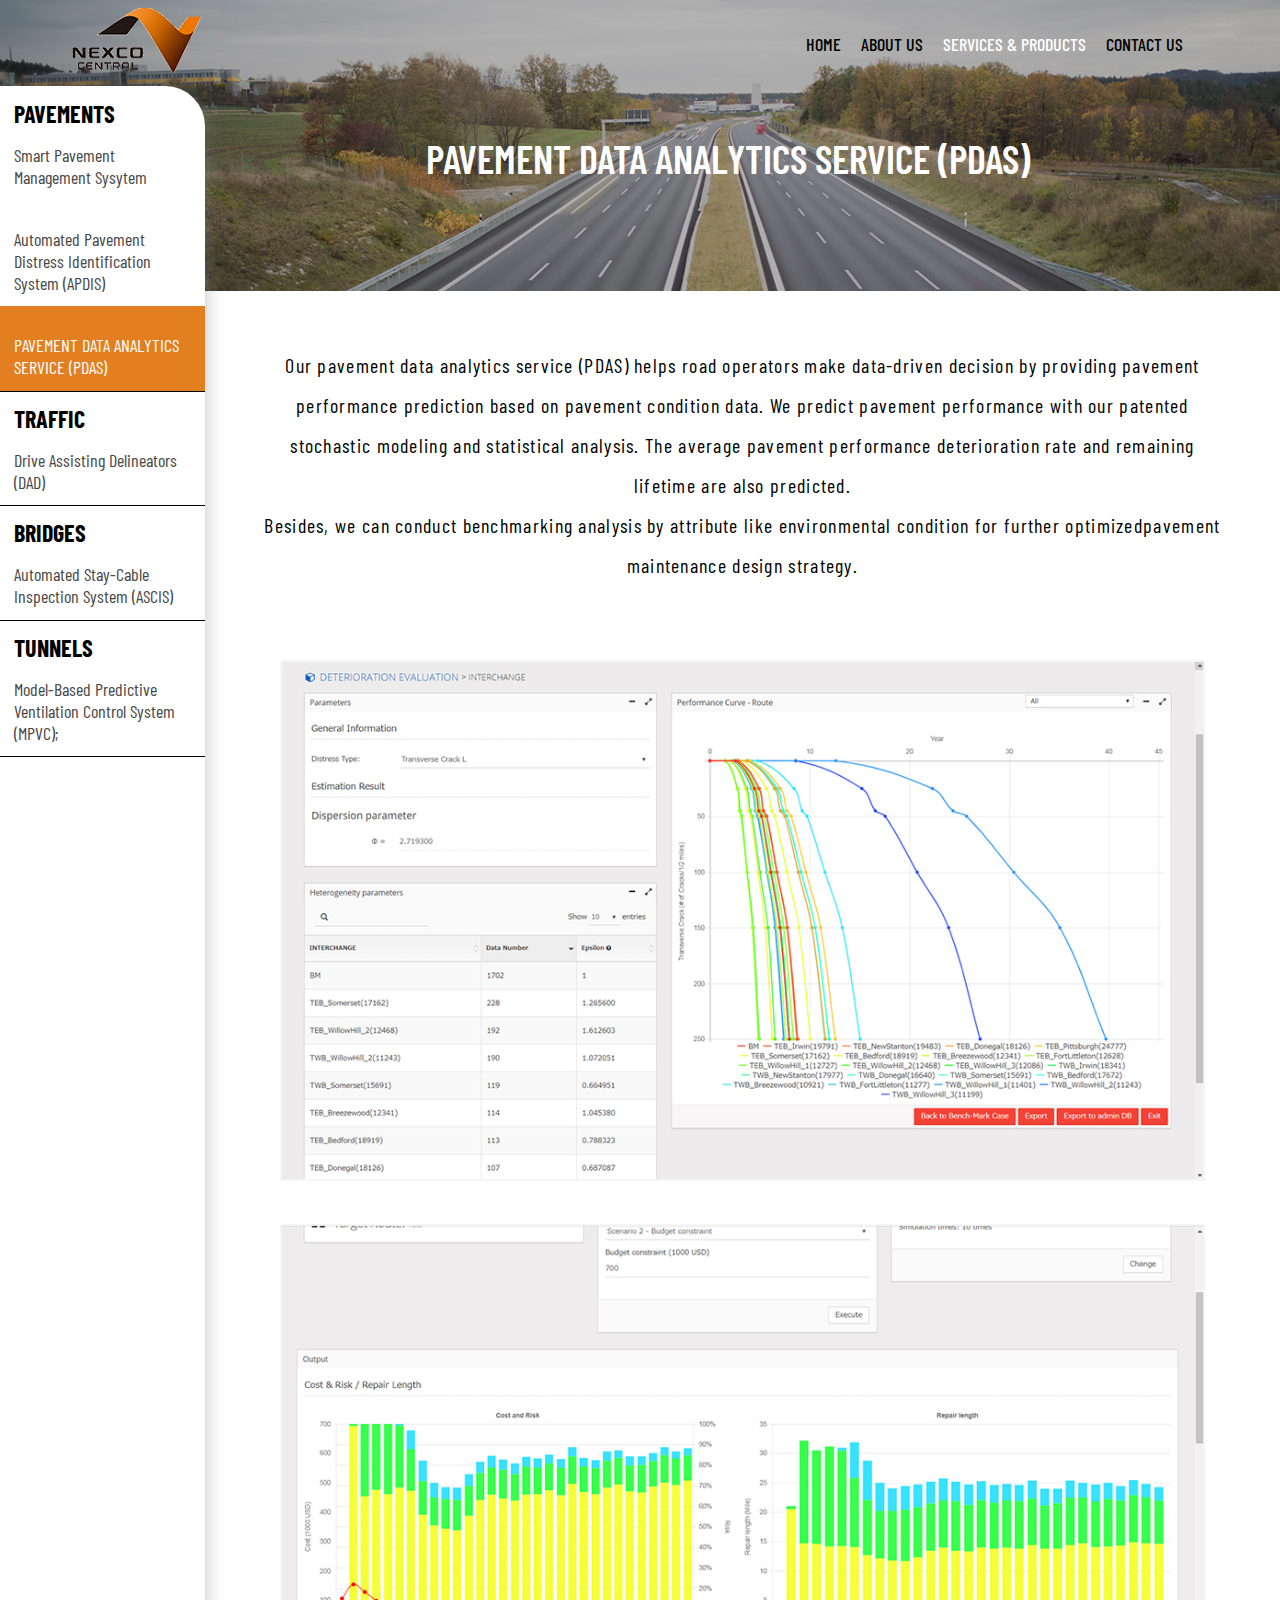
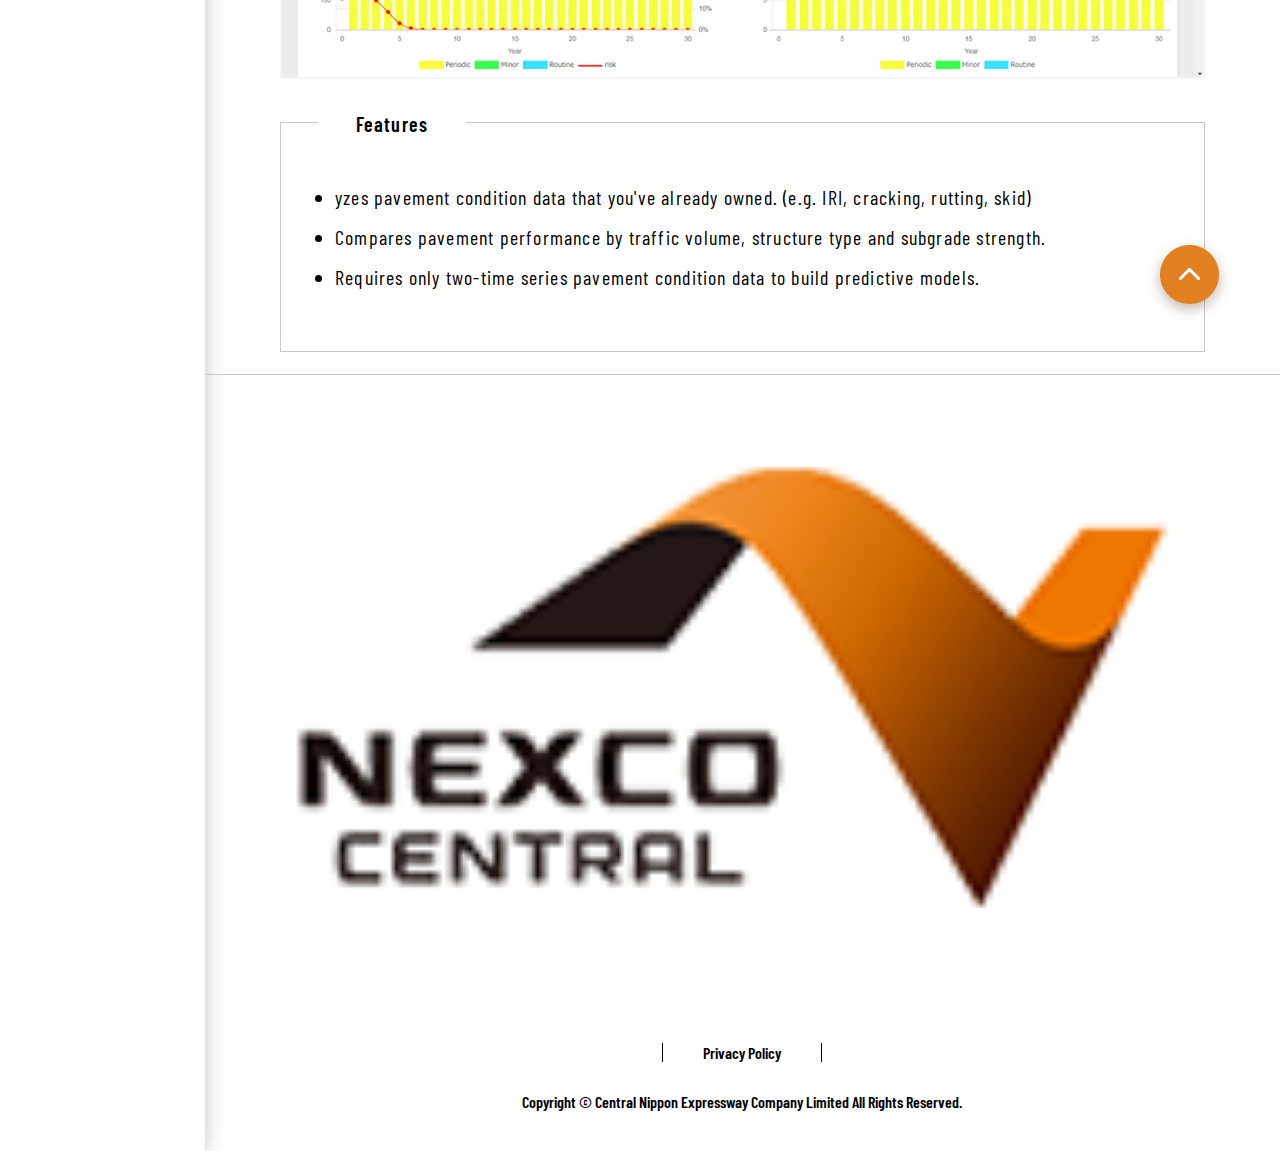
<file: services3.html>
<!DOCTYPE html>
<html>
  <head>
    <title>Services</title>
    <link rel="stylesheet" type="text/css" href="css/main.css" />
    <meta content="width=device-width, initial-scale=1" name="viewport" />
    <link
      rel="stylesheet"
      href="https://cdnjs.cloudflare.com/ajax/libs/font-awesome/4.7.0/css/font-awesome.min.css"
    />
  </head>
  <body>
    <div class="services1 services3 wrapper">
      <section class="header">
        <div class="header-nav">
          <div class="header-side-nav">
            <i class="fa fa-ellipsis-h" onclick="display_sidebar()"></i>
          </div>
          <div class="header-nav-logo">
            <img src="images/home/Services.png" />
          </div>
          <div class="header-nav-menu">
            <div class="mobile-menu">
              <i class="fa fa-bars" onclick="display_menu()"></i>
              <ul id="mobile-menu">
                <li>
                  <a href="index.html">Home</a>
                </li>
                <li>
                  <a href="about-us.html">About Us</a>
                </li>
                <li class="active" id="dropdown-mobile">
                  <a href="services.html">Services & Products</a>
                </li>
                <div class="header-nav-dropdown-mobile">
                  <div class="lists">
                    <h3 class="drop-heading">Services</h3>
                    <div class="ul">
                      <div class="li"><a class="a" href="services.html">Services</a></div>
                      <div class="li"><a class="a" href="services2.html">APDIS</a></div>
                      <div class="li active"><a class="a" href="services3.html">PDAS</a></div>
                    </div>
                    </div>
                    <div class="lists">
                      <h3  class="drop-heading">Products</h3>
                      <div class="ul">
                       <div class="li"><a class="a" href="services4.html">DAD</a></div>
                       <div class="li"><a class="a" href="services5.html">ASCIS</a></div>
                       <div class="li"><a class="a" href="services6.html">MPVC</a></div>
                      </div>
                      </div>
                  </div>
                <li>
                  <a href="contact.html">Contact Us</a>
                </li>
              </ul>
            </div>

            <ul class="header-nav-menu-ul">
              <li class="header-nav-menu-ul-li">
                <a href="index.html" class="header-nav-menu-ul-li-a">Home</a>
              </li>
              <li class="header-nav-menu-ul-li">
                <a href="about-us.html" class="header-nav-menu-ul-li-a "
                  >About Us</a
                >
              </li>
              <li class="header-nav-menu-ul-li" id="dropdown">
                <a href="services.html" class="header-nav-menu-ul-li-a active"
                  >Services & Products</a>
              </li>
              <div class="header-nav-dropdown">
                <div class="lists">
                <h3 class="drop-heading">Services</h3>
                <ul>
                  <li><a href="services.html">Services</a></li>
                  <li><a href="services2.html">APDIS</a></li>
                  <li><a href="services3.html">PDAS</a></li>
                </ul>
                </div>
                <div class="lists">
                  <h3  class="drop-heading">Products</h3>
                  <ul>
                    <li><a href="services4.html">DAD</a></li>
                    <li><a href="services5.html">ASCIS</a></li>
                    <li><a href="services6.html">MPVC</a></li>
                  </ul>
                  </div>
              </div>
              <li class="header-nav-menu-ul-li">
                <a href="contact.html" class="header-nav-menu-ul-li-a"
                  >Contact Us</a
                >
              </li>
            </ul>
          </div>
        </div>
        <div class="header-text">
          <div class="header-text-big-title"> Pavement Data Analytics Service (PDAS) </div>
        </div>
      </section>
     <section class="services1-content">
       <section class="services1-content-sidebar">
         <ul>
           <li>
             <a href="services.html">
               <div class="heading">
                PAVEMENTS 
               </div>
               <div class="subheading">
                 smart pavement management sysytem
               </div>
             </a>
          </li>
          <li id="having-subheading" style="display: block;" >
          <a href="services2.html">
                  <div class="subheading">
                    Automated Pavement Distress Identification System (APDIS) 
                  </div>
                </a>
              </li>
              <li class="active-sidebar">
                <a href="services3.html">
                  <div class="subheading">
                    Pavement Data Analytics Service (PDAS)  
                  </div>
                </a>
              </li>
          <li >
            <a href="services4.html">
              <div class="heading">
                TRAFFIC  
              </div>
              <div class="subheading">
                Drive Assisting Delineators (DAD) 
              </div>
            </a>
         </li>
         <li>
          <a href="services5.html">
            <div class="heading">
              BRIDGES 
            </div>
            <div class="subheading">
              Automated Stay-Cable Inspection System (ASCIS) 
            </div>
          </a>
       </li>
       <li>
        <a href="services6.html">
          <div class="heading">
           TUNNELS 
          </div>
          <div class="subheading">
           Model-Based Predictive Ventilation Control System (MPVC);
          </div>
        </a>
     </li>
         </ul>
       </section>
       <section class="services1-content-page">
         <section class="services3-content">
           <section class="services3-content-text">
            <p>Our pavement data analytics service (PDAS) helps road operators
             make data-driven decision by providing pavement performance
              prediction based on pavement condition data. We predict pavement
               performance with our patented stochastic modeling and statistical 
               analysis. The average pavement performance deterioration rate and
                remaining lifetime are also predicted.</p>
                <p> Besides, we can conduct 
                benchmarking analysis by attribute like environmental
             condition for further optimizedpavement maintenance design strategy.</p>
           </section>
           <section class="services3-content-images">
             <img src="images/services/13.jpg">
             <img src="images/services/12.jpg">
           </section>
           <section class="services3-content-features">
             <div class="services3-content-features-box">
               <div class="services3-content-features-box-t">Features</div>
               <div class="services3-content-features-box-p">
                 <ul>
                   <li>yzes pavement condition data that you've already owned. (e.g. IRI, cracking, rutting, skid)</li>
                   <li> Compares pavement performance by traffic volume, structure type and subgrade strength.</li>
                   <li>Requires only two-time series pavement condition data to build predictive models. </li>
                 </ul>
               </div>
             </div>
           </section>
         </section>
       <section class="footer">
        <img src="images/home/Services.png" class="footer-logo" />
        <div class="footer-privacy-text"><span>Privacy Policy</span></div>
        <div class="footer-copyright-text">
          Copyright &copy; Central Nippon Expressway Company Limited All Rights
          Reserved.
        </div>
        <div class="services1-scroll-button" id="back2Top">
          <img src="images/icons/top.png">
        </div>
      </section>
    </section>
     </section>
     
    </div>
    <script src="js/jquery.min.js"></script>
    <script src="js/script.js"></script>
  </body>
</html>
</file>
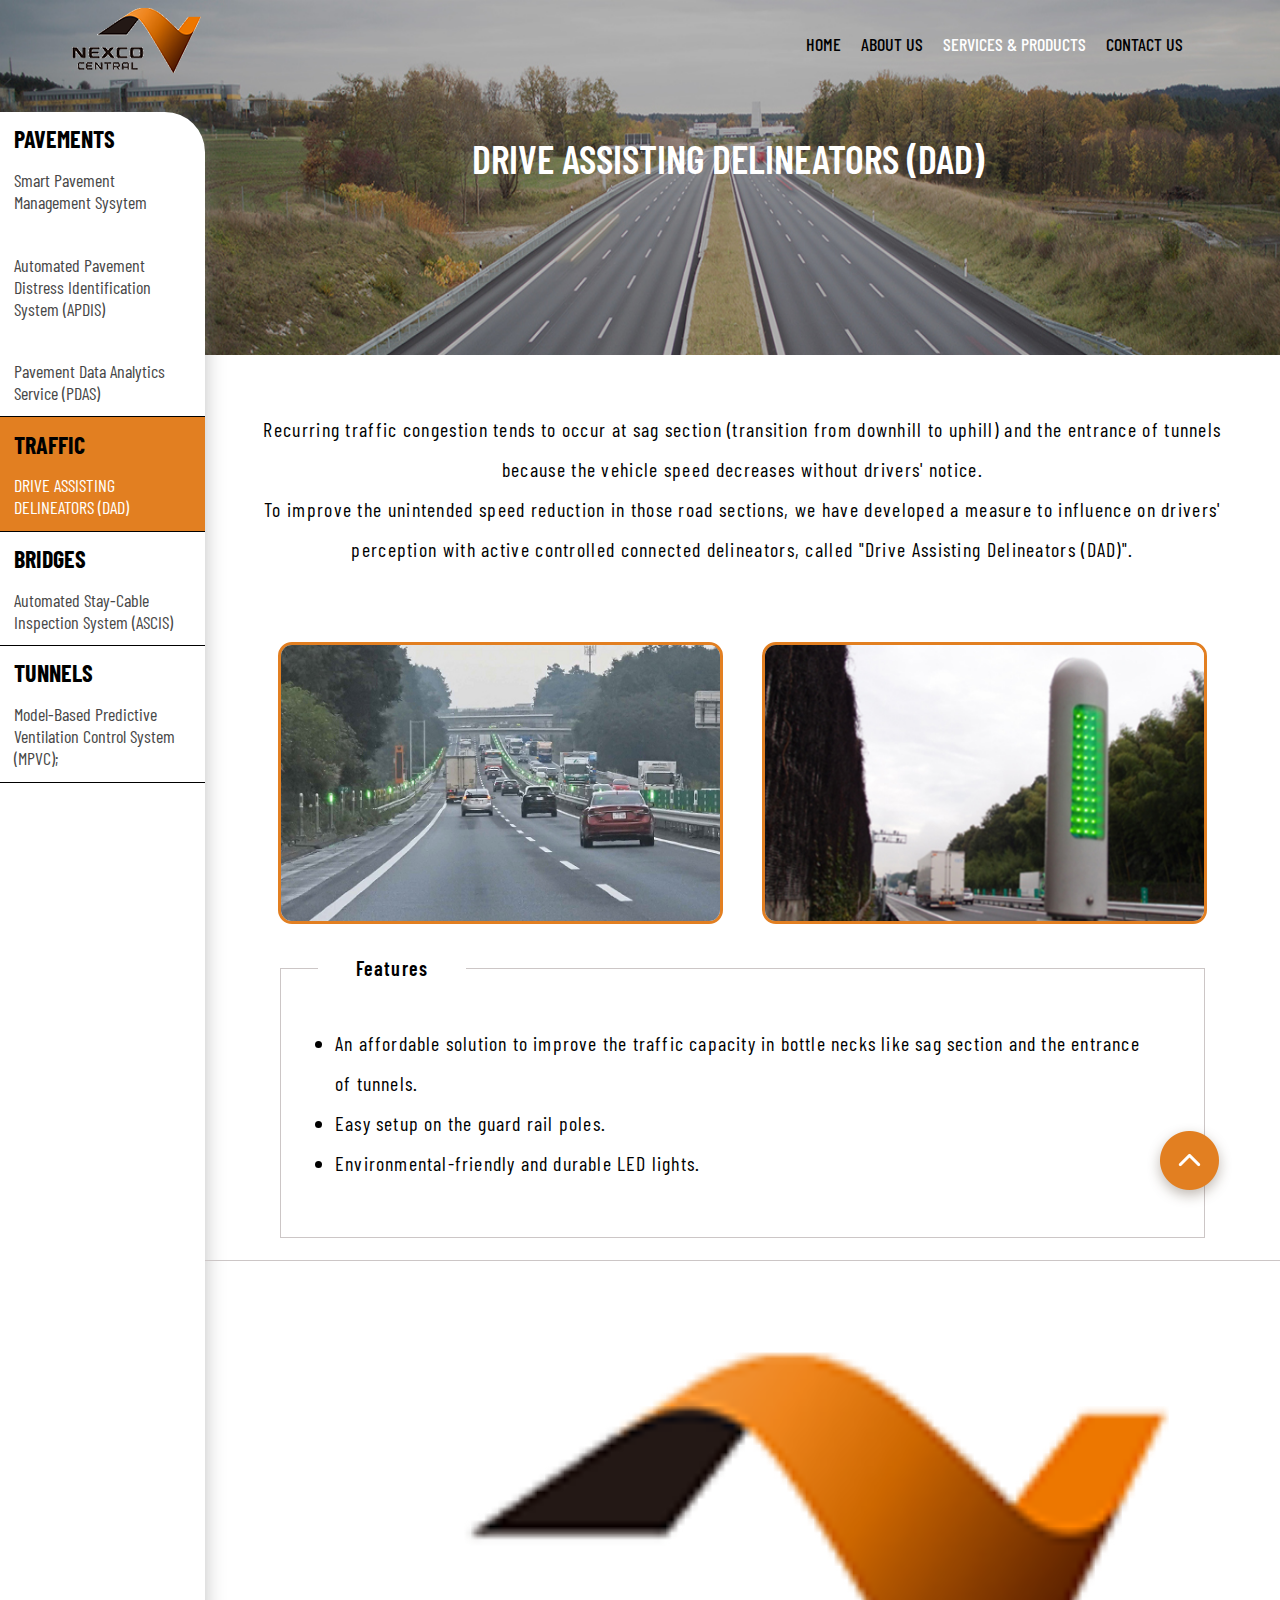
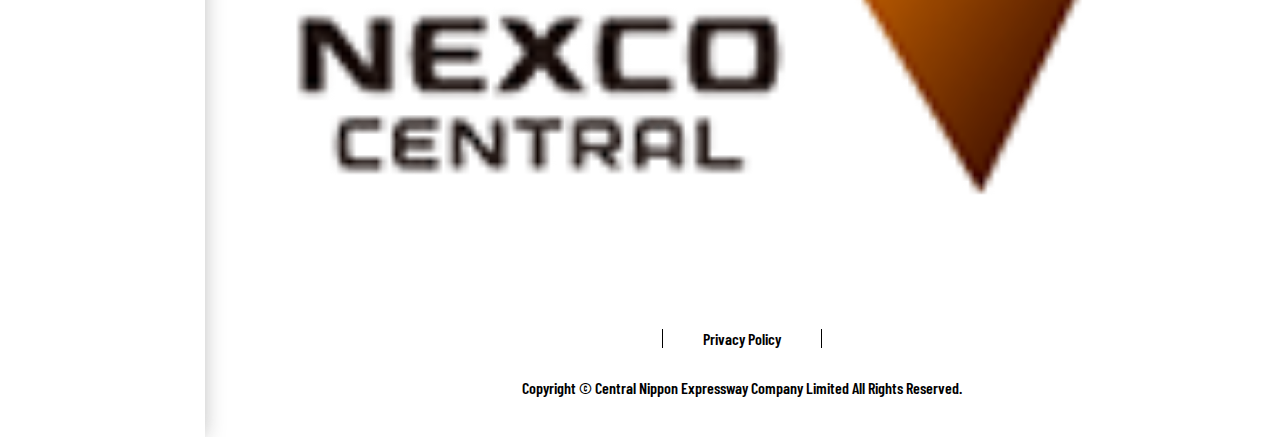
<file: services4.html>
<!DOCTYPE html>
<html>
  <head>
    <title>Services</title>
    <link rel="stylesheet" type="text/css" href="css/main.css" />
    <meta content="width=device-width, initial-scale=1" name="viewport" />
    <link
      rel="stylesheet"
      href="https://cdnjs.cloudflare.com/ajax/libs/font-awesome/4.7.0/css/font-awesome.min.css"
    />
  </head>
  <body>
    <div class="services1 services4 wrapper">
      <section class="header">
        <div class="header-nav">
          <div class="header-side-nav">
            <i class="fa fa-ellipsis-h" onclick="display_sidebar()"></i>
          </div>
          <div class="header-nav-logo">
            <img src="images/home/Services.png" />
          </div>
          <div class="header-nav-menu">
            <div class="mobile-menu">
              <i class="fa fa-bars" onclick="display_menu()"></i>
              <ul id="mobile-menu">
                <li>
                  <a href="index.html">Home</a>
                </li>
                <li>
                  <a href="about-us.html">About Us</a>
                </li>
                <li class="active" id="dropdown-mobile">
                  <a href="#">Services & Products</a>
                </li>
                <div class="header-nav-dropdown-mobile">
                  <div class="lists">
                    <h3 class="drop-heading">Services</h3>
                    <div class="ul">
                      <div class="li"><a class="a" href="services.html">Services</a></div>
                      <div class="li"><a class="a" href="services2.html">APDIS</a></div>
                      <div class="li"><a class="a" href="services3.html">PDAS</a></div>
                    </div>
                    </div>
                    <div class="lists">
                      <h3  class="drop-heading">Products</h3>
                      <div class="ul">
                       <div class="li active"><a class="a" href="services4.html">DAD</a></div>
                       <div class="li"><a class="a" href="services5.html">ASCIS</a></div>
                       <div class="li"><a class="a" href="services6.html">MPVC</a></div>
                      </div>
                      </div>
                  </div>
                <li>
                  <a href="contact.html">Contact Us</a>
                </li>
              </ul>
            </div>

            <ul class="header-nav-menu-ul">
              <li class="header-nav-menu-ul-li">
                <a href="index.html" class="header-nav-menu-ul-li-a">Home</a>
              </li>
              <li class="header-nav-menu-ul-li">
                <a href="about-us.html" class="header-nav-menu-ul-li-a "
                  >About Us</a
                >
              </li>
              <li class="header-nav-menu-ul-li" id="dropdown">
                <a href="services.html" class="header-nav-menu-ul-li-a active"
                  >Services & Products</a
                >
              </li>
              <div class="header-nav-dropdown">
                <div class="lists">
                <h3 class="drop-heading">Services</h3>
                <ul>
                  <li><a href="services.html">Services</a></li>
                  <li><a href="services2.html">APDIS</a></li>
                  <li><a href="services3.html">PDAS</a></li>
                </ul>
                </div>
                <div class="lists">
                  <h3  class="drop-heading">Products</h3>
                  <ul>
                    <li><a href="services4.html">DAD</a></li>
                    <li><a href="services5.html">ASCIS</a></li>
                    <li><a href="services6.html">MPVC</a></li>
                  </ul>
                  </div>
              </div>
              <li class="header-nav-menu-ul-li">
                <a href="contact.html" class="header-nav-menu-ul-li-a"
                  >Contact Us</a
                >
              </li>
            </ul>
          </div>
        </div>
        <div class="header-text">
          <div class="header-text-big-title">   Drive Assisting Delineators (DAD)  </div>
        </div>
      </section>
     <section class="services1-content">
       <section class="services1-content-sidebar">
         <ul>
           <li>
             <a href="services.html">
               <div class="heading">
                PAVEMENTS 
               </div>
               <div class="subheading">
                 smart pavement management sysytem
               </div>
             </a>
          </li>
          <li id="having-subheading" style="display: block;" >
          <a href="services2.html">
                  <div class="subheading">
                    Automated Pavement Distress Identification System (APDIS) 
                  </div>
                </a>
              </li>
              <li>
                <a href="services3.html">
                  <div class="subheading">
                    Pavement Data Analytics Service (PDAS)  
                  </div>
                </a>
              </li>
          <li  class="active-sidebar">
            <a href="services4.html">
              <div class="heading">
                TRAFFIC  
              </div>
              <div class="subheading">
                Drive Assisting Delineators (DAD) 
              </div>
            </a>
         </li>
         <li>
          <a href="services5.html">
            <div class="heading">
              BRIDGES 
            </div>
            <div class="subheading">
              Automated Stay-Cable Inspection System (ASCIS) 
            </div>
          </a>
       </li>
       <li>
        <a href="services6.html">
          <div class="heading">
           TUNNELS 
          </div>
          <div class="subheading">
           Model-Based Predictive Ventilation Control System (MPVC);
          </div>
        </a>
     </li>
         </ul>
       </section>
       <section class="services1-content-page">
         <section class="services4-content">
           <section class="services4-content-text">
            <p>Recurring traffic congestion tends to occur at sag section 
                (transition from downhill to uphill) and the entrance of 
                tunnels because the vehicle speed decreases without drivers'
                 notice.</p>
                 <p> To improve the unintended speed reduction in those
                  road sections, we have developed a measure to influence on
                   drivers' perception with active controlled connected delineators,
                    called "Drive Assisting Delineators (DAD)". 
            </p>
           </section>
           <section class="services4-content-images">
               <div class="services4-image">
             <img src="images/services/4.jpg">
            </div>
            <div class="services4-image">
             <img src="images/services/3.jpg">
            </div>
           </section>
           <section class="services4-content-features">
             <div class="services4-content-features-box">
               <div class="services4-content-features-box-t">Features</div>
               <div class="services4-content-features-box-p">
                 <ul>
                   <li>An affordable solution to improve the traffic capacity in bottle necks like sag section and the entrance of tunnels. </li>
                   <li> Easy setup on the guard rail poles.</li>
                   <li> Environmental-friendly and durable LED lights.  </li>
                 </ul>
               </div>
             </div>
           </section>
         </section>
       <section class="footer">
        <img src="images/home/Services.png" class="footer-logo" />
        <div class="footer-privacy-text"><span>Privacy Policy</span></div>
        <div class="footer-copyright-text">
          Copyright &copy; Central Nippon Expressway Company Limited All Rights
          Reserved.
        </div>
        <div class="services1-scroll-button" id="back2Top">
          <img src="images/icons/top.png">
        </div>
      </section>
    </section>
     </section>
     
    </div>
    <script src="js/jquery.min.js"></script>
    <script src="js/script.js"></script>
  </body>
</html>
</file>
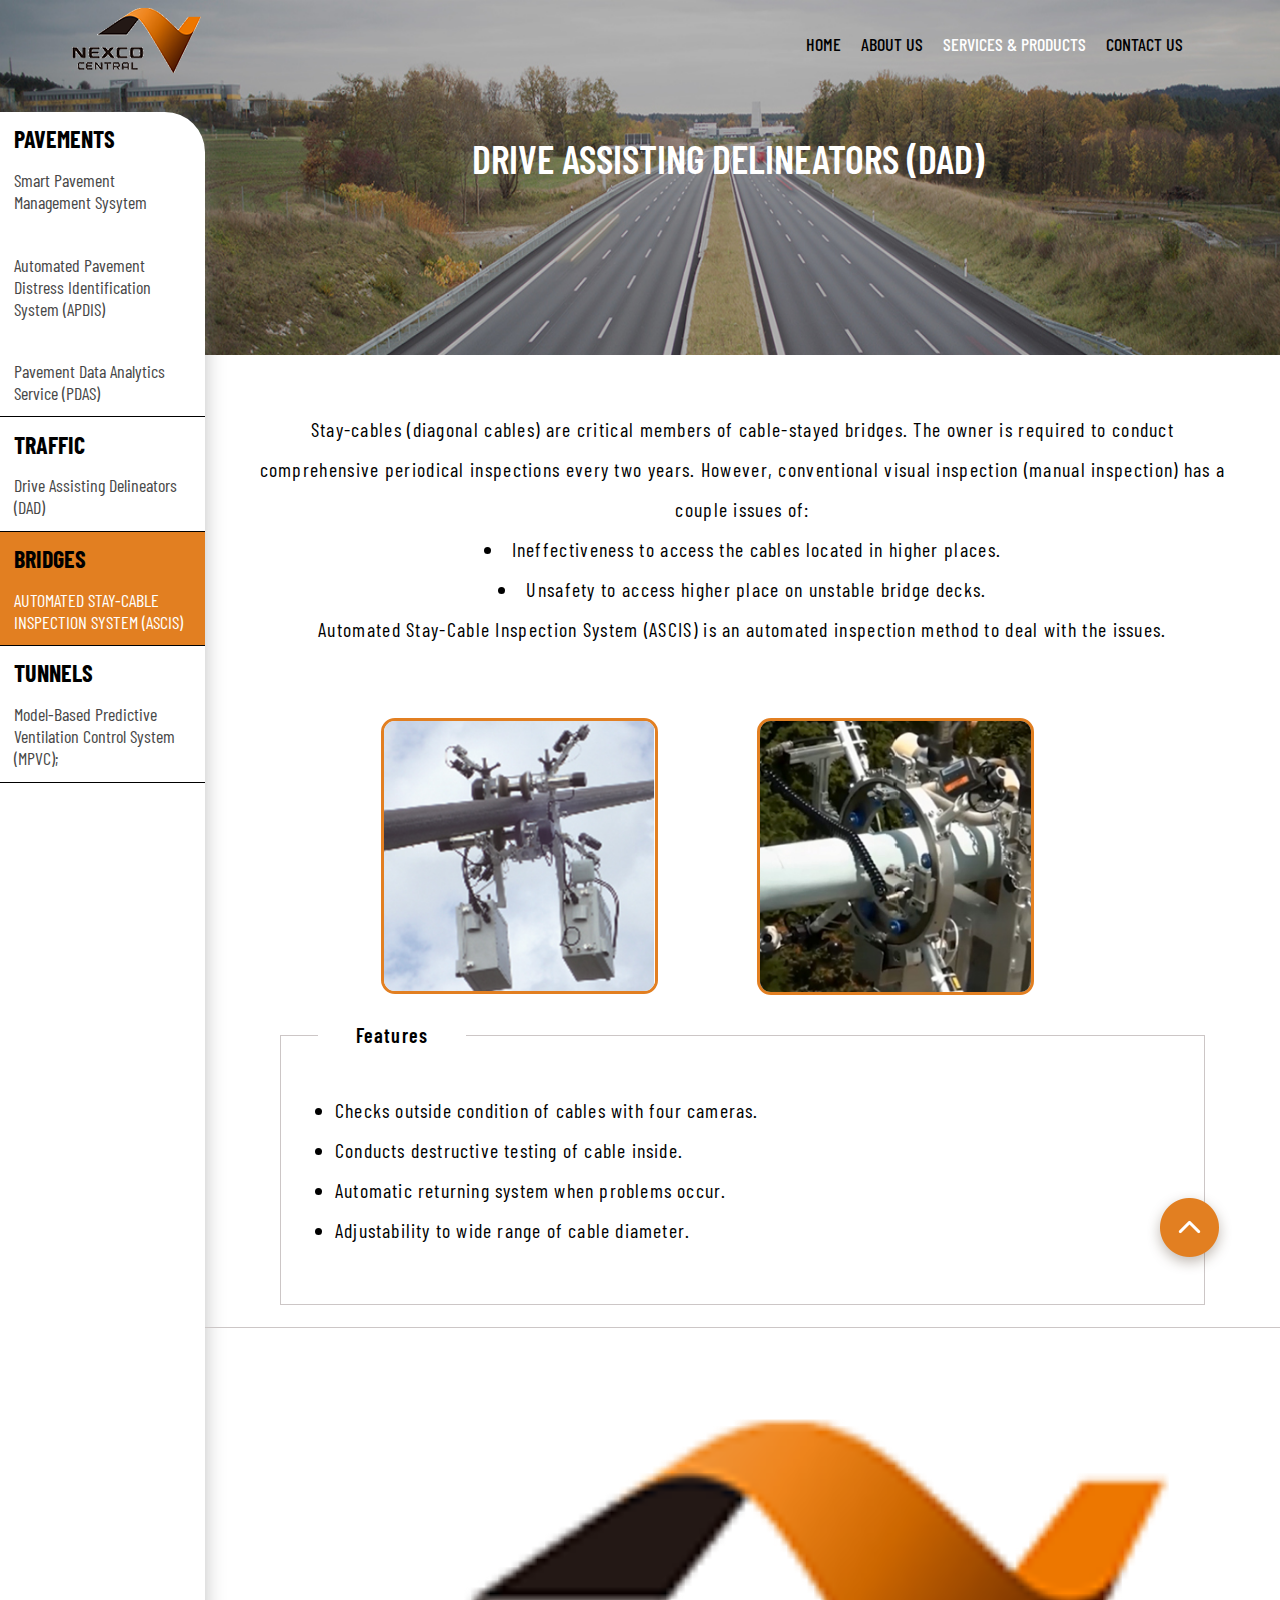
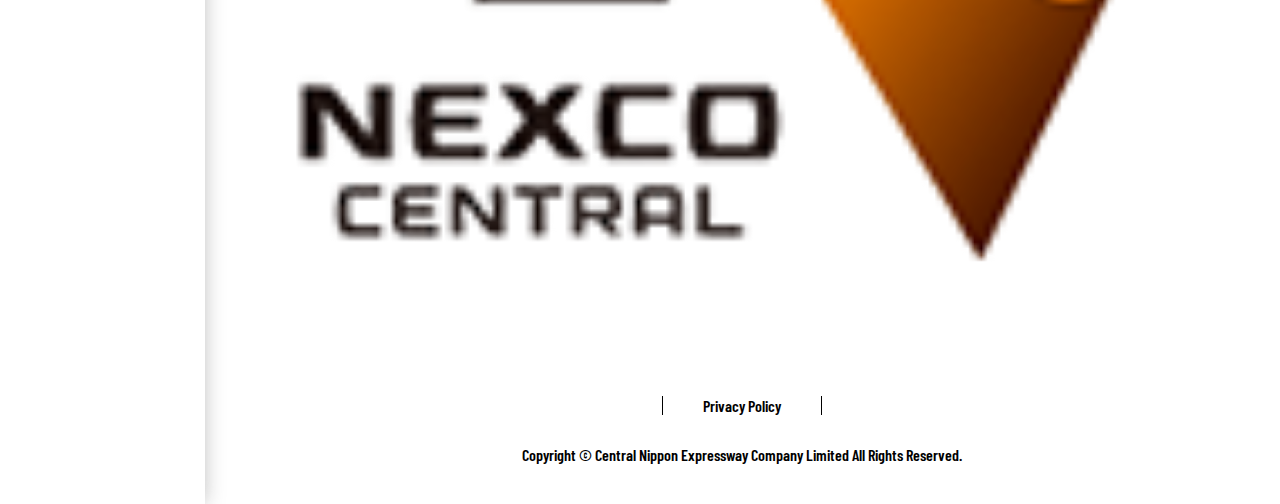
<file: services5.html>
<!DOCTYPE html>
<html>
  <head>
    <title>Services</title>
    <link rel="stylesheet" type="text/css" href="css/main.css" />
    <meta content="width=device-width, initial-scale=1" name="viewport" />
    <link
      rel="stylesheet"
      href="https://cdnjs.cloudflare.com/ajax/libs/font-awesome/4.7.0/css/font-awesome.min.css"
    />
  </head>
  <body>
    <div class="services1 services5 wrapper">
      <section class="header">
        <div class="header-nav">
          <div class="header-side-nav">
            <i class="fa fa-ellipsis-h" onclick="display_sidebar()"></i>
          </div>
          <div class="header-nav-logo">
            <img src="images/home/Services.png" />
          </div>
          <div class="header-nav-menu">
            <div class="mobile-menu">
              <i class="fa fa-bars" onclick="display_menu()"></i>
              <ul id="mobile-menu">
                <li>
                  <a href="index.html">Home</a>
                </li>
                <li>
                  <a href="about-us.html">About Us</a>
                </li>
                <li class="active" id="dropdown-mobile">
                  <a href="#">Services & Products</a>
                </li>
                <div class="header-nav-dropdown-mobile">
                  <div class="lists">
                    <h3 class="drop-heading">Services</h3>
                    <div class="ul">
                      <div class="li"><a class="a" href="services.html">Services</a></div>
                      <div class="li"><a class="a" href="services2.html">APDIS</a></div>
                      <div class="li"><a class="a" href="services3.html">PDAS</a></div>
                    </div>
                    </div>
                    <div class="lists">
                      <h3  class="drop-heading">Products</h3>
                      <div class="ul">
                       <div class="li"><a class="a" href="services4.html">DAD</a></div>
                       <div class="li active"><a class="a" href="services5.html">ASCIS</a></div>
                       <div class="li"><a class="a" href="services6.html">MPVC</a></div>
                      </div>
                      </div>
                  </div>
                <li>
                  <a href="contact.html">Contact Us</a>
                </li>
              </ul>
            </div>

            <ul class="header-nav-menu-ul">
              <li class="header-nav-menu-ul-li">
                <a href="index.html" class="header-nav-menu-ul-li-a">Home</a>
              </li>
              <li class="header-nav-menu-ul-li">
                <a href="about-us.html" class="header-nav-menu-ul-li-a "
                  >About Us</a
                >
              </li>
              <li class="header-nav-menu-ul-li" id="dropdown">
                <a href="services.html" class="header-nav-menu-ul-li-a active"
                  >Services & Products</a
                >
              </li>
              <div class="header-nav-dropdown">
                <div class="lists">
                <h3 class="drop-heading">Services</h3>
                <ul>
                  <li><a href="services.html">Services</a></li>
                  <li><a href="services2.html">APDIS</a></li>
                  <li><a href="services3.html">PDAS</a></li>
                </ul>
                </div>
                <div class="lists">
                  <h3  class="drop-heading">Products</h3>
                  <ul>
                    <li><a href="services4.html">DAD</a></li>
                    <li><a href="services5.html">ASCIS</a></li>
                    <li><a href="services6.html">MPVC</a></li>
                  </ul>
                  </div>
              </div>
              <li class="header-nav-menu-ul-li">
                <a href="contact.html" class="header-nav-menu-ul-li-a"
                  >Contact Us</a
                >
              </li>
            </ul>
          </div>
        </div>
        <div class="header-text">
          <div class="header-text-big-title">   Drive Assisting Delineators (DAD)  </div>
        </div>
      </section>
     <section class="services1-content">
       <section class="services1-content-sidebar">
         <ul>
           <li>
             <a href="services.html">
               <div class="heading">
                PAVEMENTS 
               </div>
               <div class="subheading">
                 smart pavement management sysytem
               </div>
             </a>
          </li>
          <li id="having-subheading" style="display: block;" >
          <a href="services2.html">
                  <div class="subheading">
                    Automated Pavement Distress Identification System (APDIS) 
                  </div>
                </a>
              </li>
              <li>
                <a href="services3.html">
                  <div class="subheading">
                    Pavement Data Analytics Service (PDAS)  
                  </div>
                </a>
              </li>
          <li>
            <a href="services4.html">
              <div class="heading">
                TRAFFIC  
              </div>
              <div class="subheading">
                Drive Assisting Delineators (DAD) 
              </div>
            </a>
         </li>
         <li   class="active-sidebar">
          <a href="services5.html">
            <div class="heading">
              BRIDGES 
            </div>
            <div class="subheading">
              Automated Stay-Cable Inspection System (ASCIS) 
            </div>
          </a>
       </li>
       <li>
        <a href="services6.html">
          <div class="heading">
           TUNNELS 
          </div>
          <div class="subheading">
           Model-Based Predictive Ventilation Control System (MPVC);
          </div>
        </a>
     </li>
         </ul>
       </section>
       <section class="services1-content-page">
         <section class="services5-content">
           <section class="services5-content-text">
            <p>Stay-cables (diagonal cables) are critical members of cable-stayed 
                bridges. The owner is required to conduct comprehensive periodical 
                inspections every two years. However, conventional visual inspection
                 (manual inspection) has a couple issues of: </p>
                <p class="bullet">Ineffectiveness to access the cables located in higher places.</p>
                <p  class="bullet">Unsafety to access higher place on unstable bridge decks.</p>
            
           <p>Automated Stay-Cable Inspection System (ASCIS) is an automated 
            inspection method to deal with the issues.</p>
           </section>
           <section class="services5-content-images">
               <div class="services5-image">
             <img src="images/services/11.jpg">
            </div>
            <div class="services5-image">
             <img src="images/services/9.jpg">
            </div>
           </section>
           <section class="services5-content-features">
             <div class="services5-content-features-box">
               <div class="services5-content-features-box-t">Features</div>
               <div class="services5-content-features-box-p">
                 <ul>
                   <li> Checks outside condition of cables with four cameras. </li>
                   <li> Conducts destructive testing of cable inside.</li>
                   <li>Automatic returning system when problems occur.</li>
                   <li>Adjustability to wide range of cable diameter.</li>
                 </ul>
               </div>
             </div>
           </section>
         </section>
       <section class="footer">
        <img src="images/home/Services.png" class="footer-logo" />
        <div class="footer-privacy-text"><span>Privacy Policy</span></div>
        <div class="footer-copyright-text">
          Copyright &copy; Central Nippon Expressway Company Limited All Rights
          Reserved.
        </div>
        <div class="services1-scroll-button" id="back2Top">
          <img src="images/icons/top.png">
        </div>
      </section>
    </section>
     </section>
     
    </div>
    <script src="js/jquery.min.js"></script>
    <script src="js/script.js"></script>
  </body>
</html>
</file>
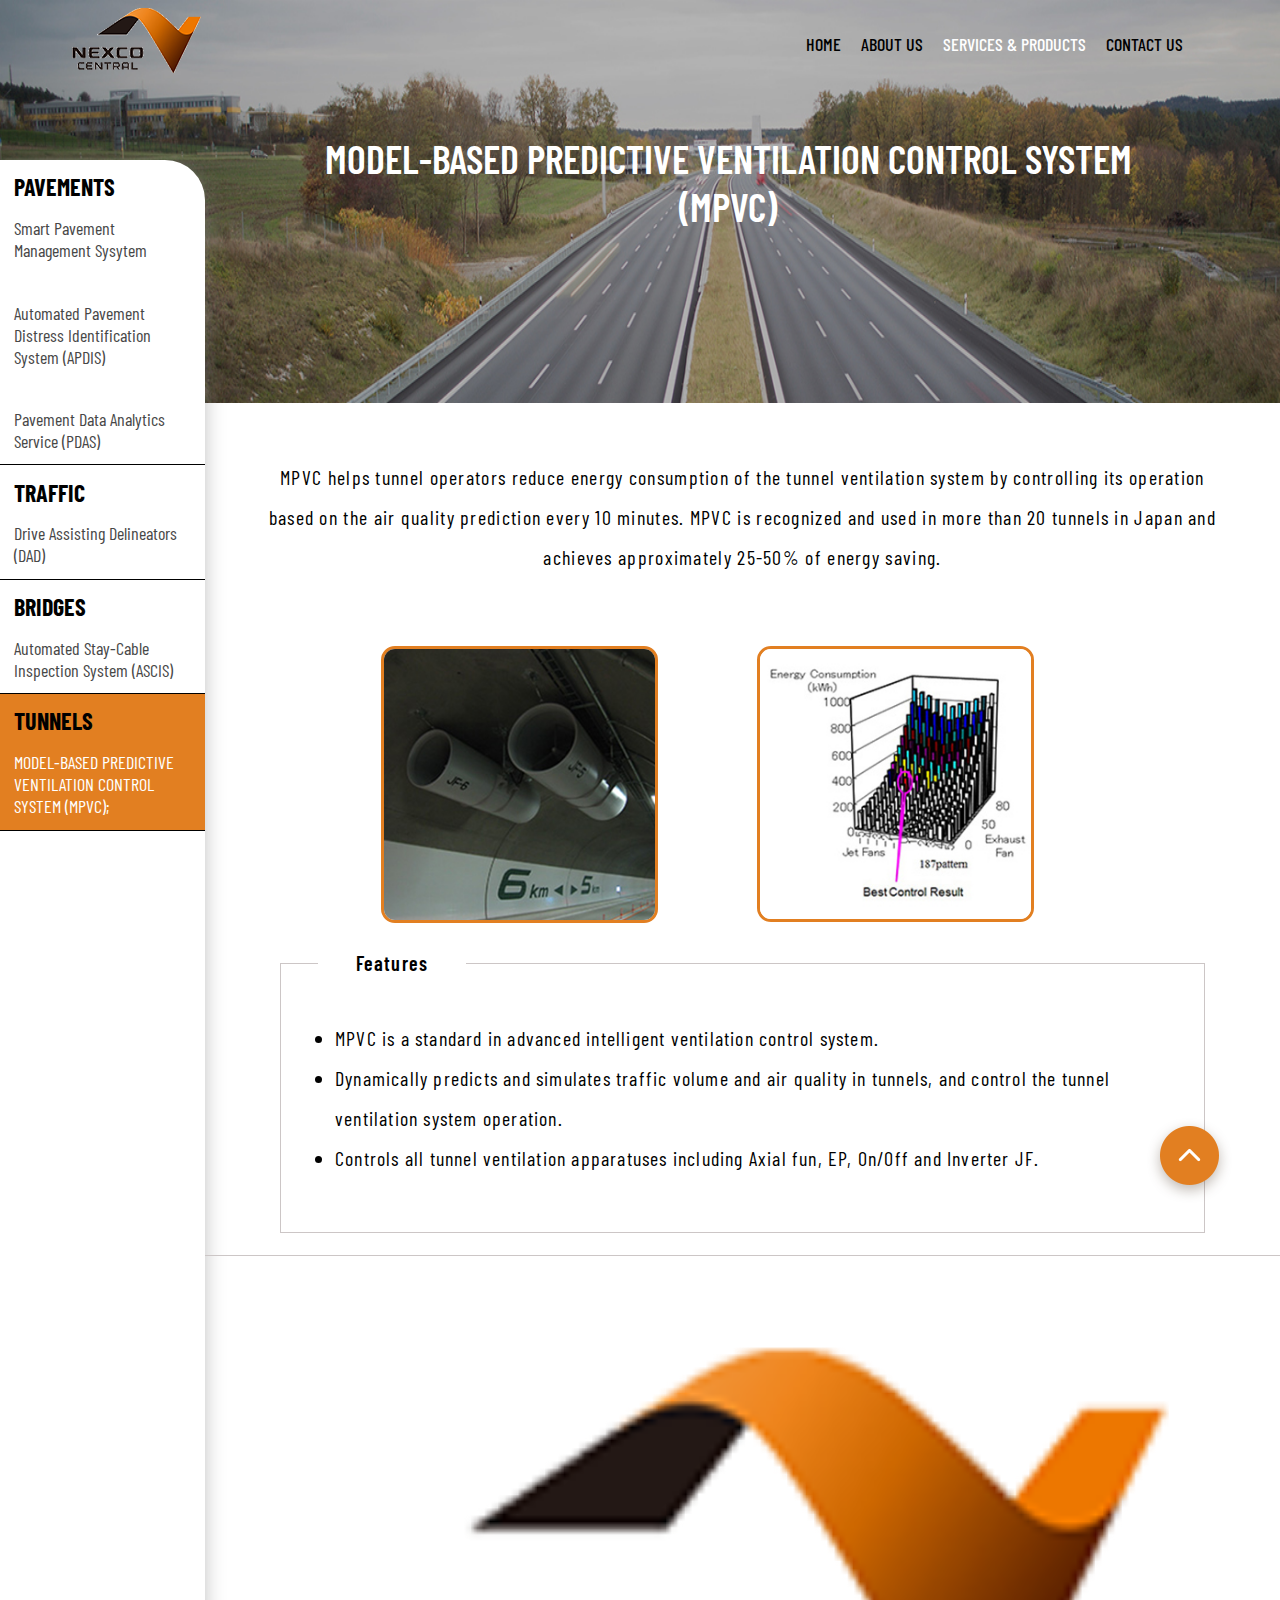
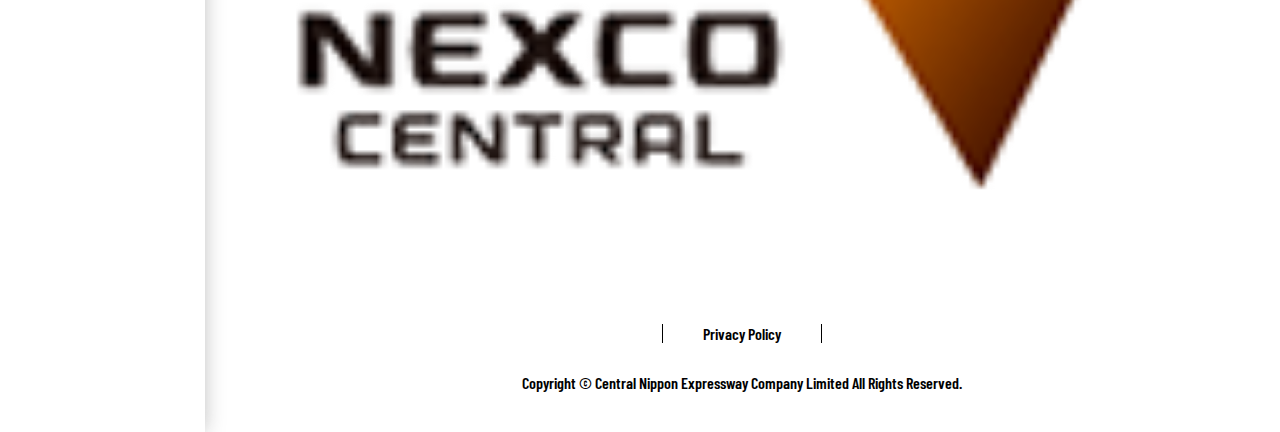
<file: services6.html>
<!DOCTYPE html>
<html>
  <head>
    <title>Services</title>
    <link rel="stylesheet" type="text/css" href="css/main.css" />
    <meta content="width=device-width, initial-scale=1" name="viewport" />
    <link
      rel="stylesheet"
      href="https://cdnjs.cloudflare.com/ajax/libs/font-awesome/4.7.0/css/font-awesome.min.css"
    />
  </head>
  <body>
    <div class="services1 services6 wrapper">
      <section class="header">
        <div class="header-nav">
          <div class="header-side-nav">
            <i class="fa fa-ellipsis-h" onclick="display_sidebar()"></i>
          </div>
          <div class="header-nav-logo">
            <img src="images/home/Services.png" />
          </div>
          <div class="header-nav-menu">
            <div class="mobile-menu">
              <i class="fa fa-bars" onclick="display_menu()"></i>
              <ul id="mobile-menu">
                <li>
                  <a href="index.html">Home</a>
                </li>
                <li>
                  <a href="about-us.html">About Us</a>
                </li>
                <li class="active" id="dropdown-mobile">
                  <a href="services.html">Services & Products</a>
                </li>
                <div class="header-nav-dropdown-mobile">
                  <div class="lists">
                    <h3 class="drop-heading">Services</h3>
                    <div class="ul">
                      <div class="li"><a class="a" href="services.html">Services</a></div>
                      <div class="li"><a class="a" href="services2.html">APDIS</a></div>
                      <div class="li"><a class="a" href="services3.html">PDAS</a></div>
                    </div>
                    </div>
                    <div class="lists">
                      <h3  class="drop-heading">Products</h3>
                      <div class="ul">
                       <div class="li"><a class="a" href="services4.html">DAD</a></div>
                       <div class="li"><a class="a" href="services5.html">ASCIS</a></div>
                       <div class="li active"><a class="a" href="services6.html">MPVC</a></div>
                      </div>
                      </div>
                  </div>
                <li>
                  <a href="contact.html">Contact Us</a>
                </li>
              </ul>
            </div>

            <ul class="header-nav-menu-ul">
              <li class="header-nav-menu-ul-li">
                <a href="index.html" class="header-nav-menu-ul-li-a">Home</a>
              </li>
              <li class="header-nav-menu-ul-li">
                <a href="about-us.html" class="header-nav-menu-ul-li-a "
                  >About Us</a
                >
              </li>
              <li class="header-nav-menu-ul-li" id="dropdown">
                <a href="services.html" class="header-nav-menu-ul-li-a active"
                  >Services & Products</a
                >
              </li>
              <div class="header-nav-dropdown">
                <div class="lists">
                <h3 class="drop-heading">Services</h3>
                <ul>
                  <li><a href="services.html">Services</a></li>
                  <li><a href="services2.html">APDIS</a></li>
                  <li><a href="services3.html">PDAS</a></li>
                </ul>
                </div>
                <div class="lists">
                  <h3  class="drop-heading">Products</h3>
                  <ul>
                    <li><a href="services4.html">DAD</a></li>
                    <li><a href="services5.html">ASCIS</a></li>
                    <li><a href="services6.html">MPVC</a></li>
                  </ul>
                  </div>
              </div>
              <li class="header-nav-menu-ul-li">
                <a href="contact.html" class="header-nav-menu-ul-li-a"
                  >Contact Us</a
                >
              </li>
            </ul>
          </div>
        </div>
        <div class="header-text">
          <div class="header-text-big-title">  Model-Based Predictive Ventilation Control System (MPVC)  </div>
        </div>
      </section>
     <section class="services1-content">
       <section class="services1-content-sidebar">
         <ul>
           <li>
             <a href="services.html">
               <div class="heading">
                PAVEMENTS 
               </div>
               <div class="subheading">
                 smart pavement management sysytem
               </div>
             </a>
          </li>
          <li id="having-subheading" style="display: block;" >
          <a href="services2.html">
                  <div class="subheading">
                    Automated Pavement Distress Identification System (APDIS) 
                  </div>
                </a>
              </li>
              <li>
                <a href="services3.html">
                  <div class="subheading">
                    Pavement Data Analytics Service (PDAS)  
                  </div>
                </a>
              </li>
          <li>
            <a href="services4.html">
              <div class="heading">
                TRAFFIC  
              </div>
              <div class="subheading">
                Drive Assisting Delineators (DAD) 
              </div>
            </a>
         </li>
         <li>
          <a href="services5.html">
            <div class="heading">
              BRIDGES 
            </div>
            <div class="subheading">
              Automated Stay-Cable Inspection System (ASCIS) 
            </div>
          </a>
       </li>
       <li  class="active-sidebar">
        <a href="services6.html">
          <div class="heading">
           TUNNELS 
          </div>
          <div class="subheading">
           Model-Based Predictive Ventilation Control System (MPVC);
          </div>
        </a>
     </li>
         </ul>
       </section>
       <section class="services1-content-page">
         <section class="services6-content">
           <section class="services6-content-text">
            <p>MPVC helps tunnel operators reduce energy consumption of the tunnel ventilation system by controlling its operation based on the air quality prediction every 10 minutes. MPVC is recognized and used in more than 20 tunnels in Japan and achieves approximately 25-50% of energy saving. </p>
           </section>
           <section class="services6-content-images">
               <div class="services6-image">
             <img src="images/services/8.jpg">
            </div>
            <div class="services6-image">
             <img src="images/services/10.jpg">
            </div>
           </section>
           <section class="services6-content-features">
             <div class="services6-content-features-box">
               <div class="services6-content-features-box-t">Features</div>
               <div class="services6-content-features-box-p">
                 <ul>
                   <li> MPVC is a standard in advanced intelligent ventilation control system. </li>
                   <li> Dynamically predicts and simulates traffic volume and air quality in tunnels, and control the tunnel ventilation system operation. </li>
                   <li>Controls all tunnel ventilation apparatuses including Axial fun, EP, On/Off and Inverter JF. </li>
                  </ul>
               </div>
             </div>
           </section>
         </section>
       <section class="footer">
        <img src="images/home/Services.png" class="footer-logo" />
        <div class="footer-privacy-text"><span>Privacy Policy</span></div>
        <div class="footer-copyright-text">
          Copyright &copy; Central Nippon Expressway Company Limited All Rights
          Reserved.
        </div>
        <div class="services1-scroll-button" id="back2Top">
          <img src="images/icons/top.png">
        </div>
      </section>
    </section>
     </section>
     
    </div>
    <script src="js/jquery.min.js"></script>
    <script src="js/script.js"></script>
  </body>
</html>
</file>
<file: css/main.css>
@font-face {
  font-family: Barlow-bold;
  src: url(fonts/BarlowCondensed-Bold.ttf);
}

@font-face {
  font-family: Barlow-semi-bold;
  src: url(fonts/BarlowCondensed-SemiBold.ttf);
}

@font-face {
  font-family: Barlow-medium-bold;
  src: url(fonts/BarlowCondensed-Medium.ttf);
}

@font-face {
  font-family: Barlow-regular;
  src: url(fonts/BarlowCondensed-Regular.ttf);
}

* {
  margin: 0;
  padding: 0;
  -webkit-box-sizing: border-box;
          box-sizing: border-box;
  color: #000000;
}

.wrapper {
  display: -webkit-box;
  display: -ms-flexbox;
  display: flex;
  -webkit-box-orient: vertical;
  -webkit-box-direction: normal;
      -ms-flex-direction: column;
          flex-direction: column;
}

.wrapper .header {
  display: -webkit-box;
  display: -ms-flexbox;
  display: flex;
  -webkit-box-orient: vertical;
  -webkit-box-direction: normal;
      -ms-flex-direction: column;
          flex-direction: column;
  background-image: url(../images/home/banner.jpg);
  background-size: 100% 100%;
  padding-bottom: 9%;
  padding-left: 5%;
  padding-right: 5%;
}

.wrapper .header-nav {
  display: -webkit-box;
  display: -ms-flexbox;
  display: flex;
  -webkit-box-pack: justify;
      -ms-flex-pack: justify;
          justify-content: space-between;
}

.wrapper .header-nav .mobile-menu {
  display: none;
}

.wrapper .header-nav-logo {
  display: -webkit-box;
  display: -ms-flexbox;
  display: flex;
  -webkit-box-pack: start;
      -ms-flex-pack: start;
          justify-content: flex-start;
}

.wrapper .header-nav-menu {
  display: -webkit-box;
  display: -ms-flexbox;
  display: flex;
  -webkit-box-pack: end;
      -ms-flex-pack: end;
          justify-content: flex-end;
  padding: 2%;
}

.wrapper .header-nav-menu-ul {
  list-style-type: none;
  display: -webkit-box;
  display: -ms-flexbox;
  display: flex;
  -webkit-box-pack: end;
      -ms-flex-pack: end;
          justify-content: flex-end;
}

.wrapper .header-nav-menu-ul-li {
  display: -webkit-box;
  display: -ms-flexbox;
  display: flex;
  margin: 10px;
}

.wrapper .header-nav-menu-ul-li-a {
  text-transform: uppercase;
  font-size: 18px;
  color: #000000;
  font-family: Barlow-medium-bold;
  text-decoration: none;
}

.wrapper .header-nav-menu-ul-li-a:hover {
  font-weight: 700;
  color: #ffffff;
}

.wrapper .header-text {
  text-align: center;
  display: -webkit-box;
  display: -ms-flexbox;
  display: flex;
  -webkit-box-orient: vertical;
  -webkit-box-direction: normal;
      -ms-flex-direction: column;
          flex-direction: column;
  padding-top: 12%;
  padding-bottom: 12%;
}

.wrapper .header-text-big-title {
  padding: 10px 0;
  text-transform: uppercase;
  font-size: 72px;
  color: #ffffff;
  font-family: Barlow-semi-bold;
}

.wrapper .header-text-small-title {
  text-transform: uppercase;
  font-size: 20px;
  color: #ffffff;
  font-family: Barlow-medium-bold;
}

.wrapper .header-text-button {
  margin-top: 52px;
  background: #e27f21;
  font-family: Barlow-bold;
  width: 16%;
  color: #ffffff;
  outline: none;
  border: none;
  -ms-flex-item-align: center;
      -ms-grid-row-align: center;
      align-self: center;
  height: 58px;
  font-size: 20px;
  border-radius: 30px;
}

.wrapper .services {
  background-image: url(../images/home/services_bg.jpg);
  background-size: 100% 100%;
  position: relative;
}

.wrapper .services-about-us {
  border-radius: 10px;
  display: -webkit-box;
  display: -ms-flexbox;
  display: flex;
  -webkit-box-pack: center;
      -ms-flex-pack: center;
          justify-content: center;
  -webkit-box-orient: vertical;
  -webkit-box-direction: normal;
      -ms-flex-direction: column;
          flex-direction: column;
  padding-top: 1%;
  padding-bottom: 1%;
  background-color: #ffffff;
  width: 75%;
  top: -9%;
  left: 12.5%;
  position: absolute;
}

.wrapper .services-about-us-top {
  text-align: center;
}

.wrapper .services-about-us-top .top-heading {
  text-transform: uppercase;
  font-size: 40px;
  color: #474747;
  font-family: Barlow-semi-bold;
}

.wrapper .services-about-us-top .horizontal-line {
  display: block;
  width: 45px;
  height: 3px;
  background: #e27f21;
  margin: 20px auto;
}

.wrapper .services-about-us-para {
  text-align: center;
  padding: 1% 5%;
}

.wrapper .services-about-us-para-text {
  font-size: 20px;
  color: #474747;
  font-family: Barlow-medium-bold;
  text-align: center;
  line-height: 2;
  letter-spacing: 1px;
  padding-bottom: 2%;
}

.wrapper .services-about-us-para-know {
  text-transform: uppercase;
  font-size: 20px;
  color: #e27f21;
  font-family: Barlow-bold;
  text-decoration: none;
  line-height: 2;
  letter-spacing: 1px;
}

.wrapper .services-about-us-box {
  display: -webkit-box;
  display: -ms-flexbox;
  display: flex;
  -webkit-box-pack: justify;
      -ms-flex-pack: justify;
          justify-content: space-between;
}

.wrapper .services-about-us-box-card {
  width: 33.3%;
  -ms-flex-wrap: wrap;
      flex-wrap: wrap;
  padding: 40px;
  text-align: center;
}

.wrapper .services-about-us-box-card:hover {
  background-color: #fcf2e8;
  cursor: pointer;
}

.wrapper .services-about-us-box-card-text .big-text {
  text-transform: unset;
  font-size: 35px;
  color: #474747;
  font-family: Barlow-semi-bold;
}

.wrapper .services-about-us-box-card-text .small-text {
  text-transform: unset;
  font-size: 20px;
  color: #474747;
  font-family: Barlow-semi-bold;
}

.wrapper .services-products {
  margin-top: 25%;
  padding-left: 2%;
  padding-right: 2%;
}

.wrapper .services-products-heading {
  text-align: center;
}

.wrapper .services-products-heading .top-heading {
  text-transform: uppercase;
  font-size: 40px;
  color: #ffffff;
  font-family: Barlow-semi-bold;
}

.wrapper .services-products-heading .horizontal-line {
  display: block;
  width: 45px;
  height: 3px;
  background: #e27f21;
  margin: 20px auto;
}

.wrapper .services-products-box {
  display: -webkit-box;
  display: -ms-flexbox;
  display: flex;
  -webkit-box-pack: justify;
      -ms-flex-pack: justify;
          justify-content: space-between;
  padding: 10px;
}

.wrapper .services-products-box-l {
  width: 50%;
}

.wrapper .services-products-box-l .para {
  line-height: 2;
  text-align: left;
}

.wrapper .services-products-box-l .para-button {
  background: #e27f21;
  font-family: Barlow-bold;
  width: 36%;
  color: #ffffff;
  outline: none;
  border: none;
  -ms-flex-item-align: center;
      -ms-grid-row-align: center;
      align-self: center;
  height: 58px;
  font-size: 20px;
  border-radius: 30px;
  margin-top: 46px;
}

.wrapper .services-products-box-l .para .para-text {
  text-transform: unset;
  font-size: 24px;
  color: #ffffff;
  font-family: Barlow-regular;
}

.wrapper .services-products-box-r {
  width: 50%;
}

.wrapper .services-products-box-r .services-products-slideshow {
  max-width: 1000px;
  position: relative;
  margin: auto;
}

.wrapper .services-products-box-r .services-products-slideshow-slides {
  padding: 0px 50px;
  display: block;
}

.wrapper .services-products-box-r .services-products-slideshow-slides .slideshow-slides-shadow {
  width: 85%;
  height: 248px;
  background: linear-gradient(45deg, #908d8d0a, #80787854, #bfbaba26);
  border-radius: 15px;
  margin-left: -28px;
  position: absolute;
  margin-top: 30px;
}

.wrapper .services-products-box-r .services-products-slideshow-slides .slideshow-img {
  position: relative;
  width: 90%;
  height: 300px;
  border-radius: 15px;
}

.wrapper .services-products-box-r .services-products-slideshow .fade {
  -webkit-animation-name: fade;
          animation-name: fade;
  -webkit-animation-duration: 1.5s;
          animation-duration: 1.5s;
}

@-webkit-keyframes fade {
  from {
    opacity: .4;
  }
  to {
    opacity: 1;
  }
}

@keyframes fade {
  from {
    opacity: .4;
  }
  to {
    opacity: 1;
  }
}

.wrapper .services-products-box-r .slideshow-dot-box {
  text-align: center;
  margin-top: 30px;
}

.wrapper .services-products-box-r .slideshow-dot-box .dot {
  cursor: pointer;
  height: 15px;
  width: 15px;
  margin: 0 2px;
  background-color: #474747;
  border-radius: 50%;
  display: inline-block;
  -webkit-transition: background-color 0.6s ease;
  transition: background-color 0.6s ease;
}

.wrapper .services-products-box-r .slideshow-dot-box .dot:hover {
  background-color: #e27f21;
  height: 17px;
  width: 17px;
}

.wrapper .services-products-box-r .slideshow-dot-box .active {
  background-color: #e27f21;
  height: 17px;
  width: 17px;
}

.wrapper .news {
  padding: 0 3%;
  padding-bottom: 3%;
  display: -webkit-box;
  display: -ms-flexbox;
  display: flex;
  -webkit-box-orient: vertical;
  -webkit-box-direction: normal;
      -ms-flex-direction: column;
          flex-direction: column;
}

.wrapper .news-title {
  text-align: center;
  padding: 2%;
}

.wrapper .news-title .top-heading {
  text-transform: uppercase;
  font-size: 40px;
  color: #474747;
  font-family: Barlow-semi-bold;
}

.wrapper .news-title .horizontal-line {
  display: block;
  width: 45px;
  height: 3px;
  background: #e27f21;
  margin: 20px auto;
}

.wrapper .news-description {
  display: -webkit-box;
  display: -ms-flexbox;
  display: flex;
  -webkit-box-pack: justify;
      -ms-flex-pack: justify;
          justify-content: space-between;
  padding: 0 10%;
}

.wrapper .news-description-cards {
  width: 50%;
  padding: 6% 11%;
  text-align: center;
}

.wrapper .news-description-cards:hover {
  background-color: #fcf2e8;
  cursor: pointer;
}

.wrapper .news-description-cards-t {
  text-transform: none;
  font-size: 35px;
  color: #aaaaaa;
  font-family: Barlow-semi-bold;
  padding-bottom: 3%;
}

.wrapper .news-description-cards-d {
  text-transform: none;
  font-size: 20px;
  color: #6b6b6b;
  font-family: Barlow-medium-bold;
  letter-spacing: 1px;
  line-height: 32px;
}

.wrapper .news > .news-description:nth-last-child(2) .news-description-cards:first-child {
  border-right: 2px solid #dbdbdb;
}

.wrapper .news > .news-description:last-child .news-description-cards:first-child {
  border-right: 2px solid #dbdbdb;
  border-top: 2px solid #dbdbdb;
}

.wrapper .news > .news-description:last-child .news-description-cards:last-child {
  border-top: 2px solid #dbdbdb;
}

.wrapper .getintouch {
  position: relative;
  background-image: url(../images/home/getintouch.jpg);
  background-size: 100% 100%;
}

.wrapper .getintouch-heading {
  padding-top: 30px;
  text-align: center;
}

.wrapper .getintouch-heading .top-heading {
  text-transform: uppercase;
  font-size: 40px;
  color: #e27f21;
  font-family: Barlow-semi-bold;
}

.wrapper .getintouch-heading .horizontal-line {
  display: block;
  width: 45px;
  height: 3px;
  background: #ffffff;
  margin: 20px auto;
}

.wrapper .getintouch-para {
  text-align: center;
  width: 100%;
}

.wrapper .getintouch-para-text {
  text-transform: unset;
  font-size: 18px;
  color: #ffffff;
  font-family: Barlow-regular;
  line-height: 2;
}

.wrapper .getintouch-para-contact-us {
  display: -webkit-box;
  display: -ms-flexbox;
  display: flex;
  -webkit-box-pack: center;
      -ms-flex-pack: center;
          justify-content: center;
}

.wrapper .getintouch-para-contact-us .getintouch-para-address {
  padding: 3% 5%;
}

.wrapper .getintouch-para-contact-us .getintouch-para-address-icon {
  padding: 20px;
}

.wrapper .getintouch-para-contact-us .getintouch-para-address-text {
  text-align: center;
  text-transform: unset;
  font-size: 18px;
  color: #ffffff;
  font-family: Barlow-regular;
  line-height: 2;
}

.wrapper .getintouch-para-text-button {
  margin: 40px;
  background: #e27f21;
  font-family: Barlow-bold;
  width: 16%;
  color: #ffffff;
  outline: none;
  border: none;
  -ms-flex-item-align: center;
      -ms-grid-row-align: center;
      align-self: center;
  height: 58px;
  font-size: 20px;
  border-radius: 30px;
}

.wrapper .getintouch .home-scroll-button {
  position: absolute;
  top: 89%;
  right: 4%;
  cursor: pointer;
}

.wrapper .footer {
  padding: 40px;
  font-family: Barlow-semi-bold;
  -webkit-box-orient: vertical;
  -webkit-box-direction: normal;
      -ms-flex-direction: column;
          flex-direction: column;
  -webkit-box-pack: center;
      -ms-flex-pack: center;
          justify-content: center;
  display: -webkit-box;
  display: -ms-flexbox;
  display: flex;
}

.wrapper .footer-logo {
  -o-object-fit: contain;
     object-fit: contain;
}

.wrapper .footer-privacy-text {
  text-align: center;
  padding: 30px;
}

.wrapper .footer-privacy-text span {
  padding: 0 40px 0 40px;
  border-left: 1px solid #000000;
  border-right: 1px solid #000000;
  white-space: nowrap;
}

.wrapper .footer-copyright-text {
  text-align: center;
}

.contact-us .header {
  background-image: url(../images/contact-us/contactus_bg.jpg);
}

.contact-us .header-text {
  padding: 6% 0;
}

.contact-us .header-text-small-title {
  text-transform: none;
  font-family: Barlow-regular;
}

.contact-us .middle-content {
  display: -webkit-box;
  display: -ms-flexbox;
  display: flex;
}

.contact-us .middle-content-contact-us {
  width: 50%;
  display: -webkit-box;
  display: -ms-flexbox;
  display: flex;
  -webkit-box-orient: vertical;
  -webkit-box-direction: normal;
      -ms-flex-direction: column;
          flex-direction: column;
  padding: 5%;
}

.contact-us .middle-content-contact-us-heading {
  padding: 10px;
  text-align: center;
}

.contact-us .middle-content-contact-us-heading .top-heading {
  text-transform: uppercase;
  font-size: 40px;
  color: #262626;
  font-family: Barlow-semi-bold;
}

.contact-us .middle-content-contact-us-heading .horizontal-line {
  display: block;
  width: 45px;
  height: 3px;
  background: #e27f21;
  margin: 20px auto;
}

.contact-us .middle-content-contact-us-address {
  text-align: center;
  text-transform: uppercase;
  font-size: 24px;
  color: #474747;
  font-family: Barlow-regular;
  padding: 10% 0;
  line-height: 2;
  text-transform: none;
}

.contact-us .middle-content-contact-us-call {
  padding: 10% 0;
}

.contact-us .middle-content-contact-us-call-text {
  text-align: center;
  text-transform: uppercase;
  font-size: 24px;
  color: #474747;
  font-family: Barlow-regular;
}

.contact-us .middle-content-contact-us-call-number {
  padding: 10px 0;
  text-align: center;
  text-transform: uppercase;
  font-size: 50px;
  color: #474747;
  font-family: Barlow-medium-bold;
}

.contact-us .middle-content-contact-us-form {
  width: 50%;
  display: -webkit-box;
  display: -ms-flexbox;
  display: flex;
  -webkit-box-orient: vertical;
  -webkit-box-direction: normal;
      -ms-flex-direction: column;
          flex-direction: column;
  padding: 5%;
  background-image: url(../images/contact-us/form.jpg);
  background-size: 100% 100%;
}

.contact-us .middle-content-contact-us-form-title {
  display: -webkit-box;
  display: -ms-flexbox;
  display: flex;
  -webkit-box-orient: vertical;
  -webkit-box-direction: normal;
      -ms-flex-direction: column;
          flex-direction: column;
  padding: 10px;
  text-align: left;
}

.contact-us .middle-content-contact-us-form-title-big {
  text-transform: uppercase;
  font-size: 40px;
  color: #ffffff;
  font-family: Barlow-bold;
}

.contact-us .middle-content-contact-us-form-title-small {
  padding-top: 40px;
  text-transform: uppercase;
  font-size: 14px;
  color: #ffffff;
  font-family: Barlow-regular;
  letter-spacing: 1.5px;
}

.contact-us .middle-content-contact-us-form-fileds {
  padding: 10px;
}

.contact-us .middle-content-contact-us-form-fileds .form-group {
  position: relative;
}

.contact-us .middle-content-contact-us-form-fileds .form-group .label {
  text-transform: none;
  font-size: 18px;
  color: #5d5f5d;
  font-family: Barlow-regular;
  position: absolute;
  top: 40%;
  left: 5%;
  letter-spacing: 1.5px;
}

.contact-us .middle-content-contact-us-form-fileds .form-group .label-textarea {
  top: 27%;
}

.contact-us .middle-content-contact-us-form-fileds .form-group .form-control {
  width: 100%;
  padding: 5%;
  margin: 4% 0;
  display: inline-block;
  border: 1px solid #0a000091;
  background: #0a000091;
}

.contact-us .middle-content-contact-us-form-fileds .form-btn .form-btn-submit {
  margin: 4% 0 0 0;
  background: #e27f21;
  font-family: Barlow-bold;
  width: 30%;
  color: #ffffff;
  outline: none;
  border: none;
  -ms-flex-item-align: center;
      -ms-grid-row-align: center;
      align-self: center;
  height: 58px;
  font-size: 20px;
  border-radius: 30px;
  border: 1px solid #e27f21;
  height: 46px;
  font-family: Barlow-medium-bold;
  font-size: 18px;
}

.contact-us .googleMap {
  width: 100%;
}

.contact-us .googleMap .iframe {
  height: 500px;
  width: 100%;
}

.contact-us .project-with-us {
  position: relative;
  background-color: #5d5f5d;
  display: -webkit-box;
  display: -ms-flexbox;
  display: flex;
  -webkit-box-orient: vertical;
  -webkit-box-direction: normal;
      -ms-flex-direction: column;
          flex-direction: column;
  padding: 4%;
}

.contact-us .project-with-us-title {
  text-align: left;
}

.contact-us .project-with-us-title .top-heading {
  text-transform: uppercase;
  font-size: 50px;
  color: #ffffff;
  font-family: Barlow-medium-bold;
}

.contact-us .project-with-us-title .horizontal-line {
  display: block;
  width: 45px;
  height: 3px;
  background: #e27f21;
  margin: 20px auto;
  margin-top: 20px;
}

.contact-us .project-with-us-para {
  display: -webkit-box;
  display: -ms-flexbox;
  display: flex;
  -webkit-box-pack: justify;
      -ms-flex-pack: justify;
          justify-content: space-between;
}

.contact-us .project-with-us-para .para-text {
  width: 50%;
  margin-top: 2%;
  text-transform: uppercase;
  font-size: 14px;
  color: #ffffff;
  font-family: Barlow-regular;
  letter-spacing: 2.5px;
  line-height: 2;
}

.contact-us .project-with-us-para .number-button {
  width: 50%;
  display: -webkit-box;
  display: -ms-flexbox;
  display: flex;
  -webkit-box-pack: end;
      -ms-flex-pack: end;
          justify-content: flex-end;
}

.contact-us .project-with-us-para .number-button .project-with-us-button {
  margin-top: 2%;
  background: #e27f21;
  font-family: Barlow-bold;
  width: 30%;
  color: #ffffff;
  outline: none;
  border: none;
  -ms-flex-item-align: center;
      -ms-grid-row-align: center;
      align-self: center;
  height: 58px;
  font-size: 20px;
  border-radius: 30px;
  border: 1px solid #e27f21;
  height: 46px;
  font-family: Barlow-medium-bold;
  font-size: 18px;
}

.contact-us .project-with-us .scroll-btn {
  position: absolute;
  top: 83%;
  right: 4%;
  cursor: pointer;
}

.contact-us .active {
  color: #ffffff;
}

.about-us .header {
  background-image: url(../images/about-us/aboutus_bg.jpg);
  background-size: 100% 100%;
  padding-bottom: 0;
}

.about-us .header-text {
  padding-top: 8%;
  padding-left: 10%;
  padding-right: 10%;
  letter-spacing: 2px;
}

.about-us .header-text-big-title {
  padding-top: 9%;
}

.about-us .header-text-small-title {
  font-size: 20px;
  text-transform: none;
  font-family: Barlow-regular;
}

.about-us .header-text-middle-title {
  text-transform: uppercase;
  font-size: 24px;
  color: #ffffff;
  font-family: Barlow-bold;
  padding: 2%;
}

.about-us .team {
  display: -webkit-box;
  display: -ms-flexbox;
  display: flex;
  -webkit-box-pack: center;
      -ms-flex-pack: center;
          justify-content: center;
  padding: 2% 5%;
  background-image: url(../images/about-us/team_bg.jpg);
  background-size: 100% 100%;
}

.about-us .team-text {
  width: 50%;
  display: -webkit-box;
  display: -ms-flexbox;
  display: flex;
  -webkit-box-orient: vertical;
  -webkit-box-direction: normal;
      -ms-flex-direction: column;
          flex-direction: column;
  -webkit-box-pack: center;
      -ms-flex-pack: center;
          justify-content: center;
}

.about-us .team-text-title .top-heading {
  text-transform: uppercase;
  font-size: 35px;
  color: #000000;
  font-family: Barlow-bold;
}

.about-us .team-text-title .horizontal-line {
  display: block;
  width: 45px;
  height: 3px;
  background: #e27f21;
  margin: 20px auto;
  margin: 20px 0;
}

.about-us .team-text-para p {
  text-transform: none;
  font-size: 20px;
  color: #000000;
  font-family: "Barlow-medium-bold";
}

.about-us .team-text-para .team-sign-text {
  padding-top: 8%;
}

.about-us .team-images {
  width: 50%;
  display: -webkit-box;
  display: -ms-flexbox;
  display: flex;
  -webkit-box-pack: center;
      -ms-flex-pack: center;
          justify-content: center;
}

.about-us .team-images-body {
  padding: 5%;
  display: -webkit-box;
  display: -ms-flexbox;
  display: flex;
  -webkit-box-orient: vertical;
  -webkit-box-direction: normal;
      -ms-flex-direction: column;
          flex-direction: column;
  -webkit-box-pack: center;
      -ms-flex-pack: center;
          justify-content: center;
}

.about-us .team-images-body-image {
  border-radius: 5px;
  border: 5px solid #e27f21;
  width: 100%;
}

.about-us .team-images-body .team-images-t {
  display: -webkit-box;
  display: -ms-flexbox;
  display: flex;
  padding: 4%;
  -webkit-box-pack: justify;
      -ms-flex-pack: justify;
          justify-content: space-between;
}

.about-us .team-images-body .team-images-t .team-images-text {
  padding: 2%;
  text-align: center;
}

.about-us .team-images-body .team-images-t .team-images-text-title {
  text-transform: none;
  font-size: 20px;
  color: #000000;
  font-family: Barlow-medium-bold;
}

.about-us .team-images-body .team-images-t .team-images-text-subtitle {
  text-transform: none;
  font-size: 16px;
  color: #706b68;
  font-family: Barlow-medium-bold;
}

.about-us .mission-statements {
  display: -webkit-box;
  display: -ms-flexbox;
  display: flex;
  -webkit-box-orient: vertical;
  -webkit-box-direction: normal;
      -ms-flex-direction: column;
          flex-direction: column;
  -webkit-box-pack: justify;
      -ms-flex-pack: justify;
          justify-content: space-between;
  background-color: #ff9d3c;
}

.about-us .mission-statements-title {
  text-align: center;
  padding: 2% 0 0 0;
}

.about-us .mission-statements-title .top-heading {
  text-transform: uppercase;
  font-size: 35px;
  color: #000000;
  font-family: Barlow-bold;
}

.about-us .mission-statements-title .horizontal-line {
  display: block;
  width: 45px;
  height: 3px;
  background: #e27f21;
  margin: 20px auto;
  background: #ffffff87;
}

.about-us .mission-statements-para {
  display: -webkit-box;
  display: -ms-flexbox;
  display: flex;
  -webkit-box-pack: justify;
      -ms-flex-pack: justify;
          justify-content: space-between;
  padding: 3% 4%;
}

.about-us .mission-statements-para-cards {
  width: 33.33%;
  padding-left: 4%;
  padding-right: 4%;
  text-align: center;
}

.about-us .mission-statements-para-cards-text {
  text-transform: none;
  font-size: 20px;
  color: #ffffff;
  font-family: "Barlow-regular";
}

.about-us .mission-statements-para-cards:nth-child(2) {
  border-right: 1px solid #ffffff87;
  border-left: 1px solid #ffffff87;
}

.about-us .solution-overview {
  display: -webkit-box;
  display: -ms-flexbox;
  display: flex;
  -webkit-box-orient: vertical;
  -webkit-box-direction: normal;
      -ms-flex-direction: column;
          flex-direction: column;
}

.about-us .solution-overview-title {
  text-align: center;
  padding: 2%;
}

.about-us .solution-overview-title .top-heading {
  text-transform: uppercase;
  font-size: 35px;
  color: #474747;
  font-family: Barlow-bold;
}

.about-us .solution-overview-title .horizontal-line {
  display: block;
  width: 45px;
  height: 3px;
  background: #e27f21;
  margin: 20px auto;
}

.about-us .solution-overview-chart-box {
  display: -webkit-box;
  display: -ms-flexbox;
  display: flex;
  -webkit-box-orient: vertical;
  -webkit-box-direction: normal;
      -ms-flex-direction: column;
          flex-direction: column;
  text-align: center;
  width: 90%;
  margin-left: 5%;
  -webkit-box-shadow: 0px 1px 16px 2px #8080803b;
          box-shadow: 0px 1px 16px 2px #8080803b;
  border-radius: 23px;
  padding: 2%;
  height: 554px;
}

.about-us .solution-overview-chart-box-logo {
  margin: 0 0 4% 0;
}

.about-us .solution-overview-chart-box-parent {
  display: -webkit-box;
  display: -ms-flexbox;
  display: flex;
  -webkit-box-orient: vertical;
  -webkit-box-direction: normal;
      -ms-flex-direction: column;
          flex-direction: column;
  position: relative;
}

.about-us .solution-overview-chart-box-parent .solution-overview-chart-box-line {
  display: -webkit-box;
  display: -ms-flexbox;
  display: flex;
}

.about-us .solution-overview-chart-box-parent .solution-overview-chart-box-line-left {
  border-top: 5px solid #e27f21;
  border-left: 5px solid #e27f21;
  border-top-left-radius: 20px;
  border-top-right-radius: 1px;
  height: 100px;
  width: 50%;
  margin-left: 15%;
}

.about-us .solution-overview-chart-box-parent .solution-overview-chart-box-line-right {
  border-top: 5px solid #e27f21;
  border-left: 5px solid #e27f21;
  border-right: 5px solid #e27f21;
  border-top-left-radius: 1px;
  border-top-right-radius: 20px;
  height: 100px;
  width: 50%;
  margin-right: 15%;
}

.about-us .solution-overview-chart-box-parent .solution-overview-chart-box-info-box {
  position: absolute;
  top: 69%;
  width: 100%;
  display: -webkit-box;
  display: -ms-flexbox;
  display: flex;
}

.about-us .solution-overview-chart-box-parent .solution-overview-chart-box-info-box .solution-overview-info-box-body {
  padding: 2%;
  display: -webkit-box;
  display: -ms-flexbox;
  display: flex;
  -webkit-box-orient: vertical;
  -webkit-box-direction: normal;
      -ms-flex-direction: column;
          flex-direction: column;
  width: 33.33%;
}

.about-us .solution-overview-chart-box-parent .solution-overview-chart-box-info-box .solution-overview-info-box-body .solution-overview-info-box-card {
  background-color: #e27f21;
  padding: 5%;
  margin: 2% 2%;
  border-radius: 5px;
  text-transform: none;
  font-size: 19px;
  color: #ffffff;
  font-family: initial;
  font-family: 'Barlow-medium-bold';
}

.about-us .solution-overview-chart-box-parent .solution-overview-chart-box-info-box .solution-overview-info-box-body .solution-overview-info-box-text {
  text-align: left;
  padding: 5%;
  margin: 0 2%;
  text-transform: none;
  font-size: 18px;
  color: #ffffff;
  font-family: Barlow-medium-bold;
}

.about-us .solution-overview-chart-box-parent .solution-overview-chart-box-info-box .solution-overview-info-box-body .solution-overview-info-box-text ul {
  list-style-image: url(../images/icons/bullet.png);
}

.about-us .background {
  margin-top: 10%;
  display: -webkit-box;
  display: -ms-flexbox;
  display: flex;
  -webkit-box-orient: vertical;
  -webkit-box-direction: normal;
      -ms-flex-direction: column;
          flex-direction: column;
  -webkit-box-pack: center;
      -ms-flex-pack: center;
          justify-content: center;
  padding: 8% 5%;
  position: relative;
  background-image: url(../images/about-us/corporate.jpg);
  background-size: 100% 100%;
}

.about-us .background-title {
  text-align: center;
}

.about-us .background-title .top-heading {
  text-transform: uppercase;
  font-size: 40px;
  color: #ffffff;
  font-family: Barlow-semi-bold;
}

.about-us .background-title .horizontal-line {
  display: block;
  width: 45px;
  height: 3px;
  background: #e27f21;
  margin: 20px auto;
}

.about-us .background-para p {
  text-align: center;
  letter-spacing: 1.5px;
  line-height: 1.5;
  text-transform: none;
  font-size: 20px;
  color: #ffffff;
  font-family: Barlow-regular;
}

.about-us .background-cards {
  padding: 4% 0;
  display: -webkit-box;
  display: -ms-flexbox;
  display: flex;
  -webkit-box-pack: center;
      -ms-flex-pack: center;
          justify-content: center;
}

.about-us .background-cards-body {
  text-align: center;
  display: -webkit-box;
  display: -ms-flexbox;
  display: flex;
  -webkit-box-pack: justify;
      -ms-flex-pack: justify;
          justify-content: space-between;
  -webkit-box-orient: vertical;
  -webkit-box-direction: normal;
      -ms-flex-direction: column;
          flex-direction: column;
  width: 33.3%;
}

.about-us .background-cards-body .background-cards-title {
  text-transform: uppercase;
  font-size: 20px;
  color: #ffffff;
  font-family: Barlow-semi-bold;
}

.about-us .background-cards-body .background-cards-desc {
  text-transform: uppercase;
  font-size: 34px;
  color: #e2801f;
  font-family: Barlow-semi-bold;
}

.about-us .background-cards-body .background-cards-footer {
  text-transform: uppercase;
  font-size: 20px;
  color: #ffffff;
  font-family: Barlow-regular;
}

.about-us .background-button {
  display: -webkit-box;
  display: -ms-flexbox;
  display: flex;
  -webkit-box-orient: vertical;
  -webkit-box-direction: normal;
      -ms-flex-direction: column;
          flex-direction: column;
  -webkit-box-pack: center;
      -ms-flex-pack: center;
          justify-content: center;
}

.about-us .background-button-btn {
  background: #e27f21;
  font-family: Barlow-bold;
  width: 13%;
  color: #ffffff;
  outline: none;
  border: none;
  -ms-flex-item-align: center;
      -ms-grid-row-align: center;
      align-self: center;
  height: 58px;
  font-size: 20px;
  border-radius: 30px;
  height: 45px;
  text-transform: uppercase;
  font-size: 16px;
}

.about-us .background-scroll-button {
  position: absolute;
  top: 92%;
  right: 4%;
  cursor: pointer;
}

.about-us .active {
  color: #ffffff;
}

.services1 .header {
  background-image: url(../images/services/services_bg.jpg);
  background-size: 100% 100%;
  height: auto;
  padding-bottom: 10%;
}

.services1 .header .header-side-nav {
  display: none;
}

.services1 .header-text {
  display: -webkit-box;
  display: -ms-flexbox;
  display: flex;
  padding: 2%;
}

.services1 .header-text-big-title {
  width: 84%;
  margin-left: 16%;
  padding: 2%;
  font-size: 40px;
}

.services1-content {
  display: -webkit-box;
  display: -ms-flexbox;
  display: flex;
}

.services1-content-sidebar {
  width: 16%;
  -webkit-box-shadow: 0px 0px 20px 0px #8080807d;
          box-shadow: 0px 0px 20px 0px #8080807d;
  margin-top: -19%;
  border-top-right-radius: 40px;
  background-color: #ffffff;
}

.services1-content-sidebar ul > li:first-child {
  border-top-right-radius: 30px;
  border-bottom: none;
}

.services1-content-sidebar ul {
  list-style-type: none;
}

.services1-content-sidebar ul li {
  border-bottom: 1px solid #000000;
  padding: 6% 7%;
}

.services1-content-sidebar ul li a {
  text-decoration: none;
}

.services1-content-sidebar ul li a .heading {
  text-transform: uppercase;
  font-size: 24px;
  color: #000000;
  font-family: Barlow-bold;
}

.services1-content-sidebar ul li a .subheading {
  text-transform: capitalize;
  font-size: 18px;
  color: #474747;
  font-family: Barlow-regular;
  padding: 9% 0 0 0;
}

.services1-content-sidebar ul li ul li {
  border: none;
}

.services1-content-sidebar ul li ul li a .subheading {
  text-transform: capitalize;
  font-size: 20px;
  color: #474747;
  font-family: Barlow-regular;
  padding: 9% 0 0 0;
  color: #474747 !important;
}

.services1-content-sidebar ul #having-subheading {
  display: none;
  border: none;
}

.services1-content .active-sidebar {
  background-color: #e27f21;
}

.services1-content .active-sidebar a .subheading {
  text-transform: uppercase;
  font-family: barlow-regular;
  color: #ffffff;
}

.services1-content-page {
  width: 84%;
}

.services1-content-page-wrapper {
  display: -webkit-box;
  display: -ms-flexbox;
  display: flex;
  -webkit-box-orient: vertical;
  -webkit-box-direction: normal;
      -ms-flex-direction: column;
          flex-direction: column;
  -webkit-box-pack: center;
      -ms-flex-pack: center;
          justify-content: center;
}

.services1-content-page-wrapper .wrapper-text {
  text-align: center;
  padding: 4% 2%;
}

.services1-content-page-wrapper .wrapper-text p {
  text-transform: none;
  font-size: 20px;
  color: #474747;
  font-family: barlow-regular;
}

.services1-content-page-wrapper .wrapper-unique-feature {
  padding: 2%;
}

.services1-content-page-wrapper .wrapper-unique-feature-box {
  border: 1px solid #ccc6c6;
  padding: 2% 4%;
}

.services1-content-page-wrapper .wrapper-unique-feature-box-heading {
  text-transform: none;
  font-size: 20px;
  color: #000000;
  font-family: barlow-semi-bold;
  margin: -3% 4% 0 4%;
  background: #ffffff;
  width: 16%;
  text-align: center;
  letter-spacing: 1.2px;
}

.services1-content-page-wrapper .wrapper-unique-feature-box-text-points {
  text-transform: none;
  font-size: 20px;
  color: #474747;
  font-family: barlow-regular;
}

.services1-content-page-wrapper .wrapper-unique-feature-box-text-points ul {
  padding: 2%;
}

.services1-content-page-wrapper .wrapper-unique-feature-box-text-points ul li {
  letter-spacing: 1.2px;
  line-height: 2;
}

.services1-content-page-wrapper .wrapper-pavement-management {
  display: -webkit-box;
  display: -ms-flexbox;
  display: flex;
  -webkit-box-pack: justify;
      -ms-flex-pack: justify;
          justify-content: space-between;
  padding: 2%;
}

.services1-content-page-wrapper .wrapper-pavement-management-l {
  width: 30%;
  padding: 3%;
}

.services1-content-page-wrapper .wrapper-pavement-management-l-year-title {
  border-bottom: 1px dashed black;
  padding: 0 0 4% 0;
  text-transform: none;
  font-size: 18px;
  color: #000000;
  font-family: Barlow-bold;
  margin-right: 15%;
}

.services1-content-page-wrapper .wrapper-pavement-management-l-year-radio {
  padding: 10% 5%;
}

.services1-content-page-wrapper .wrapper-pavement-management-l-year-radio ul {
  list-style-type: none;
}

.services1-content-page-wrapper .wrapper-pavement-management-l-year-radio ul li {
  padding: 2% 0;
  text-transform: none;
  font-size: 14px;
  color: #000000;
  font-family: "Barlow-semi-bold";
}

.services1-content-page-wrapper .wrapper-pavement-management-l-year-radio ul li input {
  margin-right: 6%;
  width: 15px;
}

.services1-content-page-wrapper .wrapper-pavement-management-l-rating-title {
  border-bottom: 1px dashed black;
  padding: 0 0 4% 0;
  text-transform: none;
  font-size: 18px;
  color: #000000;
  font-family: Barlow-bold;
  margin-right: 15%;
}

.services1-content-page-wrapper .wrapper-pavement-management-l-rating-checkbox ul {
  list-style-type: none;
  padding: 2%;
}

.services1-content-page-wrapper .wrapper-pavement-management-l-rating-checkbox ul li {
  text-transform: none;
  font-size: 14px;
  color: #000000;
  font-family: "Barlow-semi-bold";
  margin-top: -3%;
}

.services1-content-page-wrapper .wrapper-pavement-management-l-rating-checkbox ul li input {
  margin-right: 10%;
  width: 15px;
  margin-bottom: 0;
}

.services1-content-page-wrapper .wrapper-pavement-management-l-rating-checkbox ul li .good ~ span {
  color: #03ae50;
  font-size: 26px;
  padding-right: 2%;
}

.services1-content-page-wrapper .wrapper-pavement-management-l-rating-checkbox ul li .fair ~ span {
  color: #ffc001;
  font-size: 26px;
  padding-right: 2%;
}

.services1-content-page-wrapper .wrapper-pavement-management-l-rating-checkbox ul li .poor ~ span {
  color: #ed7d31;
  font-size: 26px;
  padding-right: 2%;
}

.services1-content-page-wrapper .wrapper-pavement-management-l-rating-checkbox ul li .very-poor ~ span {
  color: #fe0000;
  font-size: 26px;
  padding-right: 2%;
}

.services1-content-page-wrapper .wrapper-pavement-management-l-rating-checkbox ul li .n-a ~ span {
  color: #7f7f7f;
  font-size: 26px;
  padding-right: 2%;
}

.services1-content-page-wrapper .wrapper-pavement-management-r {
  width: 70%;
}

.services1-content-page-wrapper .wrapper-pavement-management-r img {
  width: 100%;
}

.services1-content-page-wrapper .wrapper-pavement-management-r-heading {
  text-transform: capitalize;
  font-size: 40px;
  color: #474747;
  font-family: Barlow-bold;
  text-align: center;
  padding: 2%;
  max-width: 100%;
}

.services1-content-page-wrapper .wrapper-values {
  padding: 4% 4%;
}

.services1-content-page-wrapper .wrapper-values-b {
  border: 1px solid #ccc6c6;
}

.services1-content-page-wrapper .wrapper-values-b-h {
  text-transform: none;
  font-size: 20px;
  color: #000000;
  font-family: barlow-semi-bold;
  margin: -1% 3% 0 3%;
  background: #ffffff;
  width: 16%;
  text-align: center;
  letter-spacing: 1.2px;
}

.services1-content-page-wrapper .wrapper-values-b-t {
  display: -webkit-box;
  display: -ms-flexbox;
  display: flex;
  -webkit-box-pack: justify;
      -ms-flex-pack: justify;
          justify-content: space-between;
  padding: 4% 0 0 0;
}

.services1-content-page-wrapper .wrapper-values-b-t-cards {
  padding: 2% 4%;
  width: 33.33%;
  text-align: center;
}

.services1-content-page-wrapper .wrapper-values-b-t-cards-icon {
  padding: 2%;
}

.services1-content-page-wrapper .wrapper-values-b-t-cards-heading {
  text-transform: capitalize;
  font-size: 24px;
  color: #000000;
  font-family: barlow-semi-bold;
  padding: 2% 6%;
}

.services1-content-page-wrapper .wrapper-values-b-t-cards-desc {
  text-transform: none;
  font-size: 20px;
  color: #000000;
  font-family: barlow-regular;
  padding: 2% 0;
  line-height: 2;
  letter-spacing: 1.5px;
}

.services1-content-page-wrapper .wrapper-values-footer {
  padding: 4%;
  font-size: 40px;
  letter-spacing: 1.5px;
  font-family: 'Barlow-semi-bold';
  text-align: center;
  color: #474747;
}

.services1-content-page .footer {
  border-top: 1px solid #ccc6c6;
}

.services1 .active {
  color: #ffffff;
}

.services1 .footer {
  position: relative;
}

.services1 .footer .services1-scroll-button {
  position: absolute;
  top: -19%;
  right: 4%;
  cursor: pointer;
}

.services2 .header {
  padding: 0 0 5% 0;
  display: -webkit-box;
  display: -ms-flexbox;
  display: flex;
}

.services2 .header-text-big-title {
  width: 84%;
  margin-left: 16%;
  text-align: center;
  padding: 2%;
}

.services2 .services1-content-sidebar {
  margin-top: -16%;
}

.services2 .services1-content-page-wrapper .wrapper-text p {
  line-height: 27px;
  letter-spacing: 1.3px;
}

.services2 .services1-content-page-wrapper .wrapper-images {
  display: -webkit-box;
  display: -ms-flexbox;
  display: flex;
  -webkit-box-pack: justify;
      -ms-flex-pack: justify;
          justify-content: space-between;
  padding: 4% 9%;
}

.services2 .services1-content-page-wrapper .wrapper-images .responsive-img {
  width: 40%;
}

.services2 .services1-content-page-wrapper .wrapper-images .responsive-img .img-text {
  text-transform: none;
  font-size: 20px;
  color: #474747;
  font-family: barlow-regular;
  padding: 5% 0;
  text-align: center;
  letter-spacing: 1.3px;
}

.services2 .services1-content-page-wrapper .wrapper-images .responsive-img:first-child img, .services2 .services1-content-page-wrapper .wrapper-images .responsive-img:last-child img {
  border: 6px solid #e27f21;
  border-radius: 8px;
}

.services2 .services1-content-page-wrapper .wrapper-images .middle-img {
  width: 12%;
  height: 73px;
  margin: 10% 0 10% 0;
}

.services2 .services1-content-page-wrapper .wrapper-box {
  display: -webkit-box;
  display: -ms-flexbox;
  display: flex;
  -webkit-box-pack: justify;
      -ms-flex-pack: justify;
          justify-content: space-between;
  margin: 4% 9%;
  -webkit-box-pack: center;
      -ms-flex-pack: center;
          justify-content: center;
  padding: 1% 0;
  border: 1px solid grey;
  border-radius: 8px;
}

.services2 .services1-content-page-wrapper .wrapper-box-text {
  width: 50%;
  text-transform: capitalize;
  font-size: 72px;
  color: #474747;
  font-family: Barlow-bold;
  text-align: center;
}

.services2 .services1-content-page-wrapper .wrapper-box-image {
  width: 50%;
  display: -webkit-box;
  display: -ms-flexbox;
  display: flex;
  padding: 2%;
  -webkit-box-pack: center;
      -ms-flex-pack: center;
          justify-content: center;
}

.services2 .services1-content-page-wrapper .wrapper-box-image-l {
  padding: 8%;
  margin: 5%;
  border: 1px solid grey;
  border-radius: 8px;
}

.services2 .services1-content-page-wrapper .wrapper-box-image-l-text {
  text-transform: uppercase;
  font-size: 24px;
  color: #474747;
  font-family: Barlow-medium-bold;
  text-align: center;
}

.services2 .services1-content-page-wrapper .wrapper-box-image-r {
  padding: 8%;
  margin: 5%;
  border: 1px solid grey;
  border-radius: 8px;
}

.services2 .services1-content-page-wrapper .wrapper-box-image-r-text {
  text-transform: uppercase;
  font-size: 24px;
  color: #474747;
  font-family: Barlow-medium-bold;
  text-align: center;
}

.services2 .services1-content-page-wrapper .services2-footer {
  text-align: center;
}

.services3 .header {
  padding-bottom: 5%;
}

.services3 .header-text-big-title {
  width: 84%;
  margin-left: 16%;
  padding: 2%;
}

.services3 .services1-content-sidebar {
  margin-top: -16%;
}

.services3 .services1-content-sidebar ul:first-child {
  border: none;
}

.services3 .services1-content-sidebar .active-sidebar {
  border-bottom: 1px solid black;
}

.services3 .services1-content-page {
  display: -webkit-box;
  display: -ms-flexbox;
  display: flex;
  -webkit-box-orient: vertical;
  -webkit-box-direction: normal;
      -ms-flex-direction: column;
          flex-direction: column;
}

.services3 .services1-content-page .services3-content {
  display: -webkit-box;
  display: -ms-flexbox;
  display: flex;
  -webkit-box-orient: vertical;
  -webkit-box-direction: normal;
      -ms-flex-direction: column;
          flex-direction: column;
}

.services3 .services1-content-page .services3-content-text {
  text-transform: none;
  font-size: 20px;
  color: #474747;
  font-family: barlow-regular;
  padding: 5%;
  letter-spacing: 1.3px;
}

.services3 .services1-content-page .services3-content-text p {
  line-height: 2;
  text-align: center;
  letter-spacing: 1.3px;
}

.services3 .services1-content-page .services3-content-images {
  display: -webkit-box;
  display: -ms-flexbox;
  display: flex;
  -webkit-box-orient: vertical;
  -webkit-box-direction: normal;
      -ms-flex-direction: column;
          flex-direction: column;
}

.services3 .services1-content-page .services3-content-images img {
  width: 90%;
  margin-left: 5%;
  padding: 2%;
}

.services3 .services1-content-page .services3-content-features {
  padding: 2% 7%;
}

.services3 .services1-content-page .services3-content-features-box {
  border: 1px solid #ccc6c6;
  padding: 4%;
  position: relative;
}

.services3 .services1-content-page .services3-content-features-box-t {
  position: absolute;
  text-transform: none;
  font-size: 20px;
  color: #000000;
  font-family: barlow-semi-bold;
  background: #ffffff;
  width: 16%;
  text-align: center;
  letter-spacing: 1.2px;
  top: -5%;
}

.services3 .services1-content-page .services3-content-features-box-p {
  text-transform: none;
  font-size: 20px;
  color: #474747;
  font-family: barlow-regular;
}

.services3 .services1-content-page .services3-content-features-box-p ul {
  padding: 2%;
}

.services3 .services1-content-page .services3-content-features-box-p ul li {
  letter-spacing: 1.2px;
  line-height: 2;
}

.services4 .services1-content-page {
  display: -webkit-box;
  display: -ms-flexbox;
  display: flex;
  -webkit-box-orient: vertical;
  -webkit-box-direction: normal;
      -ms-flex-direction: column;
          flex-direction: column;
}

.services4 .services1-content-page .services4-content {
  display: -webkit-box;
  display: -ms-flexbox;
  display: flex;
  -webkit-box-orient: vertical;
  -webkit-box-direction: normal;
      -ms-flex-direction: column;
          flex-direction: column;
}

.services4 .services1-content-page .services4-content-text {
  text-transform: none;
  font-size: 20px;
  color: #474747;
  font-family: barlow-regular;
  padding: 5%;
  letter-spacing: 1.3px;
}

.services4 .services1-content-page .services4-content-text p {
  line-height: 2;
  text-align: center;
  letter-spacing: 1.3px;
}

.services4 .services1-content-page .services4-content-images {
  display: -webkit-box;
  display: -ms-flexbox;
  display: flex;
  -webkit-box-orient: horizontal;
  -webkit-box-direction: normal;
      -ms-flex-direction: row;
          flex-direction: row;
  padding: 0 5%;
}

.services4 .services1-content-page .services4-content-images .services4-image {
  padding: 2%;
  width: 50%;
}

.services4 .services1-content-page .services4-content-images img {
  width: 100%;
  border-radius: 14px;
  border: 3px solid #e27f21;
}

.services4 .services1-content-page .services4-content-features {
  padding: 2% 7%;
}

.services4 .services1-content-page .services4-content-features-box {
  border: 1px solid #ccc6c6;
  padding: 4%;
  position: relative;
}

.services4 .services1-content-page .services4-content-features-box-t {
  position: absolute;
  text-transform: none;
  font-size: 20px;
  color: #000000;
  font-family: barlow-semi-bold;
  background: #ffffff;
  width: 16%;
  text-align: center;
  letter-spacing: 1.2px;
  top: -5%;
}

.services4 .services1-content-page .services4-content-features-box-p {
  text-transform: none;
  font-size: 20px;
  color: #474747;
  font-family: barlow-regular;
}

.services4 .services1-content-page .services4-content-features-box-p ul {
  padding: 2%;
}

.services4 .services1-content-page .services4-content-features-box-p ul li {
  letter-spacing: 1.2px;
  line-height: 2;
}

.services5 .bullet {
  display: list-item;
  list-style-type: disc;
  list-style-position: inside;
}

.services5 .services1-content-page {
  display: -webkit-box;
  display: -ms-flexbox;
  display: flex;
  -webkit-box-orient: vertical;
  -webkit-box-direction: normal;
      -ms-flex-direction: column;
          flex-direction: column;
}

.services5 .services1-content-page .services5-content {
  display: -webkit-box;
  display: -ms-flexbox;
  display: flex;
  -webkit-box-orient: vertical;
  -webkit-box-direction: normal;
      -ms-flex-direction: column;
          flex-direction: column;
}

.services5 .services1-content-page .services5-content-text {
  text-transform: none;
  font-size: 20px;
  color: #474747;
  font-family: barlow-regular;
  padding: 5%;
  letter-spacing: 1.3px;
}

.services5 .services1-content-page .services5-content-text p {
  line-height: 2;
  text-align: center;
  letter-spacing: 1.3px;
}

.services5 .services1-content-page .services5-content-images {
  display: -webkit-box;
  display: -ms-flexbox;
  display: flex;
  -webkit-box-orient: horizontal;
  -webkit-box-direction: normal;
      -ms-flex-direction: row;
          flex-direction: row;
  padding: 0 15%;
}

.services5 .services1-content-page .services5-content-images .services5-image {
  padding: 2%;
  width: 50%;
}

.services5 .services1-content-page .services5-content-images img {
  width: 80%;
  border-radius: 14px;
  border: 3px solid #e27f21;
}

.services5 .services1-content-page .services5-content-features {
  padding: 2% 7%;
}

.services5 .services1-content-page .services5-content-features-box {
  border: 1px solid #ccc6c6;
  padding: 4%;
  position: relative;
}

.services5 .services1-content-page .services5-content-features-box-t {
  position: absolute;
  text-transform: none;
  font-size: 20px;
  color: #000000;
  font-family: barlow-semi-bold;
  background: #ffffff;
  width: 16%;
  text-align: center;
  letter-spacing: 1.2px;
  top: -5%;
}

.services5 .services1-content-page .services5-content-features-box-p {
  text-transform: none;
  font-size: 20px;
  color: #474747;
  font-family: barlow-regular;
}

.services5 .services1-content-page .services5-content-features-box-p ul {
  padding: 2%;
}

.services5 .services1-content-page .services5-content-features-box-p ul li {
  letter-spacing: 1.2px;
  line-height: 2;
}

.services6 .bullet {
  display: list-item;
  list-style-type: disc;
  list-style-position: inside;
}

.services6 .services1-content-page {
  display: -webkit-box;
  display: -ms-flexbox;
  display: flex;
  -webkit-box-orient: vertical;
  -webkit-box-direction: normal;
      -ms-flex-direction: column;
          flex-direction: column;
}

.services6 .services1-content-page .services6-content {
  display: -webkit-box;
  display: -ms-flexbox;
  display: flex;
  -webkit-box-orient: vertical;
  -webkit-box-direction: normal;
      -ms-flex-direction: column;
          flex-direction: column;
}

.services6 .services1-content-page .services6-content-text {
  text-transform: none;
  font-size: 20px;
  color: #474747;
  font-family: barlow-regular;
  padding: 5%;
  letter-spacing: 1.3px;
}

.services6 .services1-content-page .services6-content-text p {
  line-height: 2;
  text-align: center;
  letter-spacing: 1.3px;
}

.services6 .services1-content-page .services6-content-images {
  display: -webkit-box;
  display: -ms-flexbox;
  display: flex;
  -webkit-box-orient: horizontal;
  -webkit-box-direction: normal;
      -ms-flex-direction: row;
          flex-direction: row;
  padding: 0 15%;
}

.services6 .services1-content-page .services6-content-images .services6-image {
  padding: 2%;
  width: 50%;
}

.services6 .services1-content-page .services6-content-images img {
  width: 80%;
  border-radius: 14px;
  border: 3px solid #e27f21;
}

.services6 .services1-content-page .services6-content-features {
  padding: 2% 7%;
}

.services6 .services1-content-page .services6-content-features-box {
  border: 1px solid #ccc6c6;
  padding: 4%;
  position: relative;
}

.services6 .services1-content-page .services6-content-features-box-t {
  position: absolute;
  text-transform: none;
  font-size: 20px;
  color: #000000;
  font-family: barlow-semi-bold;
  background: #ffffff;
  width: 16%;
  text-align: center;
  letter-spacing: 1.2px;
  top: -5%;
}

.services6 .services1-content-page .services6-content-features-box-p {
  text-transform: none;
  font-size: 20px;
  color: #474747;
  font-family: barlow-regular;
}

.services6 .services1-content-page .services6-content-features-box-p ul {
  padding: 2%;
}

.services6 .services1-content-page .services6-content-features-box-p ul li {
  letter-spacing: 1.2px;
  line-height: 2;
}

.borderHori {
  border-bottom: 1px solid #dbdbdb;
}

.borderVert {
  border-left: 1px solid #dbdbdb;
  border-right: 1px solid #dbdbdb;
}

.know-text {
  color: #e27f21 !important;
}

#dropdown {
  position: relative;
  display: inline-block;
}

.header-nav-dropdown {
  display: none;
  position: absolute;
  min-width: 11%;
  width: 11%;
  -webkit-box-shadow: 0px 8px 16px 0px rgba(0, 0, 0, 0.2);
          box-shadow: 0px 8px 16px 0px rgba(0, 0, 0, 0.2);
  z-index: 1;
  top: 10%;
  right: 12.5%;
  background: #ffffff;
  border-radius: 9px;
  padding: 1% 2%;
  text-align: left;
  letter-spacing: 1.5px;
}

.header-nav-dropdown .lists:first-child {
  border-bottom: 1px solid grey;
}

.header-nav-dropdown .lists {
  padding-bottom: 10%;
}

.header-nav-dropdown .lists .drop-heading {
  text-transform: uppercase;
  font-size: 16px;
  color: #474747;
  font-family: Barlow-bold;
  padding: 10% 0;
}

.header-nav-dropdown .lists ul {
  list-style-type: none;
}

.header-nav-dropdown .lists ul li {
  text-transform: uppercase;
  font-size: 16px;
  color: #474747;
  font-family: Barlow-regular;
  padding: 8% 6% 8% 0%;
}

.header-nav-dropdown .lists ul li a {
  text-decoration: none;
}

@media only screen and (max-width: 768px) {
  .wrapper .header {
    padding-bottom: 30%;
    background-size: cover;
  }
  .wrapper .header-nav {
    margin: 2px 20px 0 20px;
  }
  .wrapper .header-nav .fa-times {
    color: #ffffff;
    cursor: pointer;
  }
  .wrapper .header-nav .fa-ellipsis-h {
    color: #ffffff;
    cursor: pointer;
  }
  .wrapper .header-nav .mobile-menu {
    position: relative;
    display: block;
  }
  .wrapper .header-nav .mobile-menu .fa-bars {
    color: #ffffff;
    cursor: pointer;
  }
  .wrapper .header-nav .mobile-menu ul {
    display: none;
    position: absolute;
    z-index: 1;
    list-style: none;
    padding: 20px;
    right: 0;
    background-color: #e27f21;
  }
  .wrapper .header-nav .mobile-menu ul .active, .wrapper .header-nav .mobile-menu ul .selected-menu {
    background-color: #d06f13;
  }
  .wrapper .header-nav .mobile-menu ul li {
    padding: 10px 20px;
  }
  .wrapper .header-nav .mobile-menu ul li a {
    text-transform: uppercase;
    text-decoration: none;
    color: #ffffff;
    text-align: center;
    overflow: hidden;
    white-space: nowrap;
  }
  .wrapper .header-nav-menu-ul {
    display: none;
  }
  .wrapper .header-text-big-title {
    font-size: 42px;
  }
  .wrapper .news-description {
    display: -webkit-box;
    display: -ms-flexbox;
    display: flex;
    -webkit-box-orient: vertical;
    -webkit-box-direction: normal;
        -ms-flex-direction: column;
            flex-direction: column;
    padding: 0 2%;
  }
  .wrapper .news-description-cards {
    width: 100%;
    border: none;
    border-bottom: 1px solid #dbdbdb;
  }
  .wrapper .news > .news-description:nth-last-child(2) .news-description-cards:first-child {
    border-right: none;
  }
  .wrapper .news > .news-description:last-child .news-description-cards:first-child {
    border-right: none;
    border-top: none;
  }
  .wrapper .news > .news-description:last-child .news-description-cards:last-child {
    border-top: none;
  }
  .wrapper .services {
    height: 100%;
  }
  .wrapper .services .header {
    background-size: cover;
  }
  .wrapper .services-about-us {
    width: 90%;
    top: -4%;
    left: 5%;
    -webkit-box-orient: vertical;
    -webkit-box-direction: normal;
        -ms-flex-direction: column;
            flex-direction: column;
  }
  .wrapper .services-about-us-box {
    -webkit-box-orient: vertical;
    -webkit-box-direction: normal;
        -ms-flex-direction: column;
            flex-direction: column;
  }
  .wrapper .services-about-us-box-card {
    width: 100%;
  }
  .wrapper .services-about-us-box-card:hover {
    background-color: #fcf2e8;
  }
  .wrapper .services-about-us-box .borderHori:not(:last-child) {
    border-bottom: 1px solid #dbdbdb;
  }
  .wrapper .services-about-us-box .borderVert {
    border-left: none;
    border-right: none;
  }
  .wrapper .services-about-us-box .borderVert:not(:last-child) {
    border-bottom: 1px solid #dbdbdb;
  }
  .wrapper .services-products {
    margin-top: 150%;
  }
  .wrapper .services-products-box {
    padding: 5%;
    -webkit-box-orient: vertical;
    -webkit-box-direction: normal;
        -ms-flex-direction: column;
            flex-direction: column;
  }
  .wrapper .services-products-box-l {
    width: 100%;
    margin-bottom: 5%;
  }
  .wrapper .services-products-box-l .para {
    padding: 10px;
    text-align: center;
  }
  .wrapper .services-products-box-l .para-button {
    width: 50%;
  }
  .wrapper .services-products-box-r {
    width: 100%;
    padding-top: 10%;
  }
  .wrapper .services-products-box-r .services-products-slideshow {
    margin-bottom: -8%;
  }
  .wrapper .services-products-box-r .services-products-slideshow-slides .slideshow-slides-shadow {
    height: 79%;
  }
  .wrapper .services-products-box-r .services-products-slideshow-slides .slideshow-img {
    width: 100%;
    height: auto;
  }
  .wrapper .portfolio-para {
    width: 100%;
    padding: 10px;
    margin: 0;
  }
  .wrapper .portfolio-para-text-button {
    width: 50%;
  }
  .wrapper .getintouch {
    background-size: cover;
  }
  .wrapper .getintouch-para {
    width: 100%;
    margin: 0;
    padding: 10px;
  }
  .wrapper .getintouch-para-contact-us {
    -webkit-box-orient: vertical;
    -webkit-box-direction: normal;
        -ms-flex-direction: column;
            flex-direction: column;
  }
  .wrapper .getintouch-para-text-button {
    width: 50%;
  }
  .wrapper .home-scroll-button {
    top: 93%;
  }
  .wrapper .header-text-button {
    width: 50%;
  }
  .wrapper .portfolio {
    background-size: cover;
  }
  .fa-bars {
    color: #ffffff;
  }
  .contact-us .header {
    background-size: cover;
  }
  .contact-us .middle-content {
    display: -webkit-box;
    display: -ms-flexbox;
    display: flex;
    -webkit-box-orient: vertical;
    -webkit-box-direction: normal;
        -ms-flex-direction: column;
            flex-direction: column;
  }
  .contact-us .middle-content-contact-us {
    width: 100%;
  }
  .contact-us .middle-content-contact-us-form {
    width: 100%;
  }
  .contact-us .middle-content-contact-us-form-title {
    padding: 10px 0;
  }
  .contact-us .middle-content-contact-us-form-fileds {
    padding: 0;
  }
  .contact-us .middle-content-contact-us-form .form-btn .form-btn-submit {
    width: 50%;
  }
  .contact-us .project-with-us-para {
    display: -webkit-box;
    display: -ms-flexbox;
    display: flex;
    -webkit-box-orient: vertical;
    -webkit-box-direction: normal;
        -ms-flex-direction: column;
            flex-direction: column;
  }
  .contact-us .project-with-us-para .para-text {
    width: 100%;
  }
  .contact-us .project-with-us-para .number-button {
    width: 100%;
    -webkit-box-pack: center;
        -ms-flex-pack: center;
            justify-content: center;
  }
  .contact-us .project-with-us-para .number-button .project-with-us-button {
    width: 50%;
  }
  .contact-us .project-with-us .scroll-btn {
    top: 90%;
  }
  .about-us .header {
    background-size: cover;
  }
  .about-us .team {
    display: -webkit-box;
    display: -ms-flexbox;
    display: flex;
    -webkit-box-orient: vertical;
    -webkit-box-direction: normal;
        -ms-flex-direction: column;
            flex-direction: column;
    background-size: auto;
  }
  .about-us .team-text {
    width: 100%;
  }
  .about-us .team-images {
    width: 100%;
    display: -webkit-box;
    display: -ms-flexbox;
    display: flex;
    -webkit-box-orient: vertical;
    -webkit-box-direction: normal;
        -ms-flex-direction: column;
            flex-direction: column;
    padding-top: 10%;
  }
  .about-us .team-images-body {
    text-align: center;
  }
  .about-us .mission-statements-para {
    -webkit-box-orient: vertical;
    -webkit-box-direction: normal;
        -ms-flex-direction: column;
            flex-direction: column;
    padding: 0 10%;
  }
  .about-us .mission-statements-para-cards {
    width: 100%;
    padding: 10% 0;
  }
  .about-us .mission-statements-para-cards:nth-child(2) {
    border-right: 0px solid #ffffff87;
    border-left: 0px solid #ffffff87;
    border-top: 1px solid #ffffff87;
    border-bottom: 1px solid #ffffff87;
  }
  .about-us .background {
    background-size: auto;
  }
  .about-us .background-cards {
    -webkit-box-orient: vertical;
    -webkit-box-direction: normal;
        -ms-flex-direction: column;
            flex-direction: column;
  }
  .about-us .background-cards-body {
    width: 100%;
    padding: 10% 0;
  }
  .about-us .background-button {
    padding: 3%;
  }
  .about-us .background-button-btn {
    width: 50%;
  }
  .about-us .solution-overview {
    padding: 6% 0;
  }
  .about-us .solution-overview-chart-box {
    height: 709px;
  }
  .about-us .solution-overview-chart-box-parent {
    position: unset;
  }
  .about-us .solution-overview-chart-box-parent .solution-overview-chart-box-line {
    display: none;
  }
  .about-us .solution-overview-chart-box-parent .solution-overview-chart-box-info-box {
    position: unset;
    top: unset;
    width: 100%;
    margin-left: 0;
    display: -webkit-box;
    display: -ms-flexbox;
    display: flex;
    -webkit-box-orient: vertical;
    -webkit-box-direction: normal;
        -ms-flex-direction: column;
            flex-direction: column;
  }
  .about-us .solution-overview-chart-box-parent .solution-overview-chart-box-info-box .solution-overview-info-box-body {
    width: 100%;
  }
  .services1 .header {
    background-size: cover;
  }
  .services1 .header-text-big-title {
    width: 100%;
    margin: 0;
  }
  .services1 .header-nav {
    margin: 2px 20px 0 20px;
  }
  .services1 .header-nav .header-side-nav {
    display: block;
    padding: 20px;
  }
  .services1-content {
    position: relative;
    -webkit-box-orient: vertical;
    -webkit-box-direction: normal;
        -ms-flex-direction: column;
            flex-direction: column;
  }
  .services1-content-sidebar {
    position: absolute;
    z-index: 1;
    width: 70%;
    display: none;
  }
  .services1-content-page {
    width: 100%;
  }
  .services1-content-page .wrapper-text {
    padding: 7% 2%;
  }
  .services1-content-page-wrapper .wrapper-pavement-management {
    display: -webkit-box;
    display: -ms-flexbox;
    display: flex;
    -webkit-box-orient: vertical;
    -webkit-box-direction: normal;
        -ms-flex-direction: column;
            flex-direction: column;
  }
  .services1-content-page-wrapper .wrapper-pavement-management-l {
    width: 100%;
    -ms-flex-wrap: wrap;
        flex-wrap: wrap;
  }
  .services1-content-page-wrapper .wrapper-pavement-management-l-year-radio {
    padding: 5%;
  }
  .services1-content-page-wrapper .wrapper-pavement-management-l-year-radio ul {
    display: -webkit-box;
    display: -ms-flexbox;
    display: flex;
  }
  .services1-content-page-wrapper .wrapper-pavement-management-l-year-radio ul li input {
    width: 38px;
    margin: unset;
  }
  .services1-content-page-wrapper .wrapper-pavement-management-l-rating-checkbox ul {
    padding: 7% 0 0 0;
    display: -webkit-box;
    display: -ms-flexbox;
    display: flex;
  }
  .services1-content-page-wrapper .wrapper-pavement-management-l-rating-checkbox ul li input {
    margin-right: 79%;
    width: 30px;
  }
  .services1-content-page-wrapper .wrapper-pavement-management-r {
    width: 100%;
  }
  .services1-content-page-wrapper .wrapper-pavement-management-r img {
    max-width: 100vw;
  }
  .services1-content-page-wrapper .wrapper-values {
    padding: 9% 4%;
  }
  .services1-content-page-wrapper .wrapper-values-b-h {
    margin: -5% 3% 0 3%;
    width: 40%;
  }
  .services1-content-page-wrapper .wrapper-values-b-t {
    display: -webkit-box;
    display: -ms-flexbox;
    display: flex;
    -webkit-box-orient: vertical;
    -webkit-box-direction: normal;
        -ms-flex-direction: column;
            flex-direction: column;
    -webkit-box-pack: center;
        -ms-flex-pack: center;
            justify-content: center;
  }
  .services1-content-page-wrapper .wrapper-values-b-t-cards {
    width: 100%;
  }
  .services1-content-page-wrapper .wrapper-unique-feature-box-heading {
    top: -3%;
    width: 67%;
  }
  .services1-content-page-wrapper .wrapper-unique-feature-box .wrapper-unique-feature-box-text-points ul {
    padding-left: 9%;
  }
  .services2 {
    overflow: hidden;
  }
  .services2 .services1-content-page-wrapper .wrapper-images {
    display: -webkit-box;
    display: -ms-flexbox;
    display: flex;
    -webkit-box-orient: vertical;
    -webkit-box-direction: normal;
        -ms-flex-direction: column;
            flex-direction: column;
    padding: 0;
    margin: 0;
  }
  .services2 .services1-content-page-wrapper .wrapper-images .responsive-img {
    padding: 0;
    width: unset;
  }
  .services2 .services1-content-page-wrapper .wrapper-images .responsive-img .img-text {
    padding: 0;
  }
  .services2 .services1-content-page-wrapper .wrapper-images .responsive-img img {
    width: 90%;
    margin-left: 5%;
  }
  .services2 .services1-content-page-wrapper .wrapper-images .middle-img {
    margin: 5% 36%;
  }
  .services2 .services1-content-page-wrapper .wrapper-images .middle-img img {
    -webkit-transform: rotate(90deg);
            transform: rotate(90deg);
  }
  .services2 .services1-content-page-wrapper .wrapper-box {
    display: -webkit-box;
    display: -ms-flexbox;
    display: flex;
    -webkit-box-orient: vertical;
    -webkit-box-direction: normal;
        -ms-flex-direction: column;
            flex-direction: column;
    -webkit-box-pack: justify;
        -ms-flex-pack: justify;
            justify-content: space-between;
    margin: 2%;
    padding: 5%;
  }
  .services2 .services1-content-page-wrapper .wrapper-box-text {
    font-size: 42px;
  }
  .services2 .services1-content-page-wrapper .wrapper-box-image {
    -webkit-box-pack: justify;
        -ms-flex-pack: justify;
            justify-content: space-between;
  }
  .services2 .services1-content-page-wrapper .wrapper-box-text {
    width: 100%;
    text-align: center;
  }
  .services3 .services1-content-page .services3-content-features {
    padding: 15% 7% 10% 7%;
  }
  .services3 .services1-content-page .services3-content-features-box {
    padding: 2% 7%;
  }
  .services3 .services1-content-page .services3-content-features-box-t {
    top: -3%;
    width: 50%;
  }
  .services4 .services1-content-page .services4-content-images {
    -webkit-box-orient: vertical;
    -webkit-box-direction: normal;
        -ms-flex-direction: column;
            flex-direction: column;
  }
  .services4 .services1-content-page .services4-content-images .services4-image {
    width: 100%;
  }
  .services4 .services1-content-page .services4-content-features-box {
    padding: 2% 6%;
  }
  .services4 .services1-content-page .services4-content-features-box-t {
    top: -3%;
    width: 50%;
  }
  .services5 .services1-content-page .services5-content-images {
    padding: 0 5%;
    -webkit-box-orient: vertical;
    -webkit-box-direction: normal;
        -ms-flex-direction: column;
            flex-direction: column;
  }
  .services5 .services1-content-page .services5-content-images .services5-image {
    width: 100%;
  }
  .services5 .services1-content-page .services5-content-images img {
    width: 100%;
  }
  .services5 .services1-content-page .services5-content-features-box {
    padding: 2% 6%;
  }
  .services5 .services1-content-page .services5-content-features-box-t {
    top: -3%;
    width: 50%;
  }
  .services6 .services1-content-page .services6-content-images {
    padding: 0 5%;
    -webkit-box-orient: vertical;
    -webkit-box-direction: normal;
        -ms-flex-direction: column;
            flex-direction: column;
  }
  .services6 .services1-content-page .services6-content-images .services6-image {
    width: 100%;
    padding: 5%;
  }
  .services6 .services1-content-page .services6-content-images img {
    width: 100%;
  }
  .services6 .services1-content-page .services6-content-features-box {
    padding: 2% 6%;
  }
  .services6 .services1-content-page .services6-content-features-box-t {
    top: -3%;
    width: 50%;
  }
  #dropdown-mobile {
    position: relative;
    display: inline-block;
  }
  .header-nav-dropdown-mobile {
    display: none;
    position: absolute;
    min-width: 60%;
    width: 60%;
    -webkit-box-shadow: 0px 8px 16px 0px rgba(0, 0, 0, 0.2);
            box-shadow: 0px 8px 16px 0px rgba(0, 0, 0, 0.2);
    z-index: 1;
    top: 101%;
    right: 31.5%;
    background: #e27f21;
    color: #ffffff;
    border-radius: 9px;
    padding: 1% 2%;
    text-align: left;
    letter-spacing: 1.5px;
  }
  .header-nav-dropdown-mobile .lists:first-child {
    border-bottom: 1px solid grey;
  }
  .header-nav-dropdown-mobile .lists {
    padding-bottom: 10%;
  }
  .header-nav-dropdown-mobile .lists .drop-heading {
    text-transform: uppercase;
    font-size: 16px;
    color: #ffffff;
    font-family: Barlow-bold;
    padding: 10% 0 10% 5%;
  }
  .header-nav-dropdown-mobile .lists .ul {
    list-style-type: none;
  }
  .header-nav-dropdown-mobile .lists .ul .li {
    text-transform: uppercase;
    font-size: 16px;
    color: #474747;
    font-family: Barlow-regular;
    padding: 8% 6% 8% 5%;
  }
  .header-nav-dropdown-mobile .lists .ul .li .a {
    text-decoration: none;
    color: #ffffff;
  }
}

@media only screen and (max-width: 768px) and (min-width: 768px) {
  .wrapper .header {
    padding-bottom: 9%;
  }
  .wrapper .services-products {
    margin-top: 25%;
  }
  .wrapper .getintouch-para-contact-us {
    -webkit-box-orient: horizontal;
    -webkit-box-direction: normal;
        -ms-flex-direction: row;
            flex-direction: row;
  }
  .wrapper .getintouch-para-text-button {
    width: 29%;
  }
  .wrapper .services-products-box-l .para-button {
    width: 30%;
  }
  .wrapper .services-products-box-r .services-products-slideshow-slides .slideshow-slides-shadow {
    width: 95%;
    height: 85%;
  }
  .wrapper .news-description-cards {
    border-bottom: 0px solid #dbdbdb;
  }
  .wrapper .news-description {
    -webkit-box-orient: horizontal;
    -webkit-box-direction: normal;
        -ms-flex-direction: row;
            flex-direction: row;
  }
  .wrapper .news > .news-description:nth-last-child(2) .news-description-cards:first-child {
    border-right: 1px solid #dbdbdb;
  }
  .wrapper .news > .news-description:last-child .news-description-cards:first-child {
    border-right: 1px solid #dbdbdb;
    border-top: 1px solid #dbdbdb;
  }
  .wrapper .news > .news-description:last-child .news-description-cards:last-child {
    border-top: 1px solid #dbdbdb;
  }
  .about-us .background {
    background-size: auto;
  }
  .about-us .background-cards {
    -webkit-box-orient: horizontal;
    -webkit-box-direction: normal;
        -ms-flex-direction: row;
            flex-direction: row;
  }
  .about-us .background-cards-body {
    width: 33.3%;
    padding: 4% 0;
  }
}

@media screen and (min-width: 540px) and (max-width: 540px) {
  .wrapper .services-products-box-r .slideshow-dot-box {
    margin-top: 51px;
  }
  .wrapper .services-products {
    margin-top: 67%;
  }
  .about-us .solution-overview-chart-box {
    height: 864px;
  }
  .about-us .team {
    display: -webkit-box;
    display: -ms-flexbox;
    display: flex;
    -webkit-box-orient: vertical;
    -webkit-box-direction: normal;
        -ms-flex-direction: column;
            flex-direction: column;
  }
  .about-us .team-images {
    display: -webkit-box;
    display: -ms-flexbox;
    display: flex;
  }
  .services2 {
    overflow: hidden;
  }
  .services2 .services1-content-page-wrapper .wrapper-images .middle-img {
    margin: 12% 36%;
  }
  .services2 .services1-content-page-wrapper .wrapper-box-image {
    width: 100%;
    text-align: center;
  }
  .services2 .services1-content-page-wrapper .wrapper-box-text {
    width: 100%;
    text-align: center;
  }
  .header-nav-dropdown-mobile {
    top: 63%;
    right: 103.5%;
  }
}

@media screen and (min-width: 280px) and (max-width: 280px) {
  .wrapper .header-nav-ul {
    display: none;
  }
  .wrapper .services-about-us-box-card {
    padding: 40px 0;
  }
  .wrapper .services-products-box-r .services-products-slideshow-slides .slideshow-img {
    width: 100%;
  }
  .wrapper .services-products {
    margin-top: 190%;
  }
  .wrapper .services-products-box-l .para-button {
    width: 66%;
  }
  .wrapper .services-products-box-r .services-products-slideshow-slides .slideshow-slides-shadow {
    height: 78%;
    margin-top: 17px;
    width: 77%;
    margin-left: -24px;
  }
  .wrapper .services-products-box-r .services-products-slideshow-slides .slideshow-img {
    width: 100%;
    height: auto;
  }
  .about-us .solution-overview-chart-box {
    height: 823px;
  }
  .about-us .background-scroll-button {
    top: 97%;
  }
  .services1 .wrapper-pavement-management {
    display: -webkit-box;
    display: -ms-flexbox;
    display: flex;
    -webkit-box-orient: vertical;
    -webkit-box-direction: normal;
        -ms-flex-direction: column;
            flex-direction: column;
  }
  .services1 .wrapper-pavement-management-l-year-radio ul li input {
    width: 22px;
  }
  .services1 .wrapper-pavement-management-l-rating-checkbox ul li input {
    width: 18px;
  }
  .services2 {
    overflow: hidden;
  }
  .services2 .services1-content-page-wrapper .wrapper-box {
    margin: 0;
    padding: 0;
  }
}

@media screen and (min-width: 320px) and (max-width: 320px) {
  .services2 {
    overflow: hidden;
  }
  .services2 .services1-content-page-wrapper .wrapper-box {
    margin: 0;
    padding: 0;
  }
}

@media screen and (min-width: 411px) and (max-width: 414px) {
  .wrapper .services-products {
    margin-top: 103%;
  }
}

@media screen and (min-width: 375px) and (max-width: 375px) {
  .wrapper .services-products {
    margin-top: 130%;
  }
}

@media screen and (min-width: 768px) and (max-width: 768px) {
  .contact-us .middle-content-contact-us-form .form-btn .form-btn-submit {
    width: 30%;
  }
  .contact-us .project-with-us-para .number-button .project-with-us-button {
    width: 30%;
  }
  .about-us .team {
    display: -webkit-box;
    display: -ms-flexbox;
    display: flex;
    -webkit-box-orient: vertical;
    -webkit-box-direction: normal;
        -ms-flex-direction: column;
            flex-direction: column;
    background-size: auto;
  }
  .about-us .team-images {
    display: -webkit-box;
    display: -ms-flexbox;
    display: flex;
  }
  .about-us .team-images-body {
    text-align: center;
  }
  .about-us .solution-overview-chart-box {
    height: 969px;
  }
  .about-us .background-button-btn {
    width: 27%;
  }
  .services2 {
    overflow: hidden;
  }
  .services2 .services1-content-page-wrapper .wrapper-images .middle-img {
    margin: 5% 42%;
  }
  .services2 .services1-content-page-wrapper .wrapper-box {
    margin: 4% 9%;
    padding: 1% 5%;
    text-align: center;
  }
  .services2 .services1-content-page-wrapper .wrapper-box-text, .services2 .services1-content-page-wrapper .wrapper-box-image {
    width: 100%;
  }
  .wrapper .services-products-box-r .slideshow-dot-box {
    margin-top: 80px;
  }
  .header-nav-dropdown-mobile {
    top: 63%;
    right: 103.5%;
  }
}

@media screen and (min-width: 1024px) and (max-width: 1024px) {
  .wrapper .services-products {
    margin-top: 30%;
  }
  .about-us .team-text {
    padding: 2%;
  }
  .about-us .background-cards-body {
    padding: 2% 3%;
  }
  .services2 {
    overflow: hidden;
  }
  .services2 .services1-content-page-wrapper .wrapper-images {
    -webkit-box-orient: vertical;
    -webkit-box-direction: normal;
        -ms-flex-direction: column;
            flex-direction: column;
    text-align: center;
  }
  .services2 .services1-content-page-wrapper .wrapper-images .responsive-img {
    width: 100%;
  }
  .services2 .services1-content-page-wrapper .wrapper-images .middle-img {
    margin: 0;
  }
  .services2 .services1-content-page-wrapper .wrapper-images .middle-img img {
    -webkit-transform: rotate(90deg);
            transform: rotate(90deg);
  }
  .services2 .services1-content-page-wrapper .wrapper-box {
    margin: 4% 4%;
    padding: 1% 9%;
  }
}
/*# sourceMappingURL=main.css.map */
</file>
